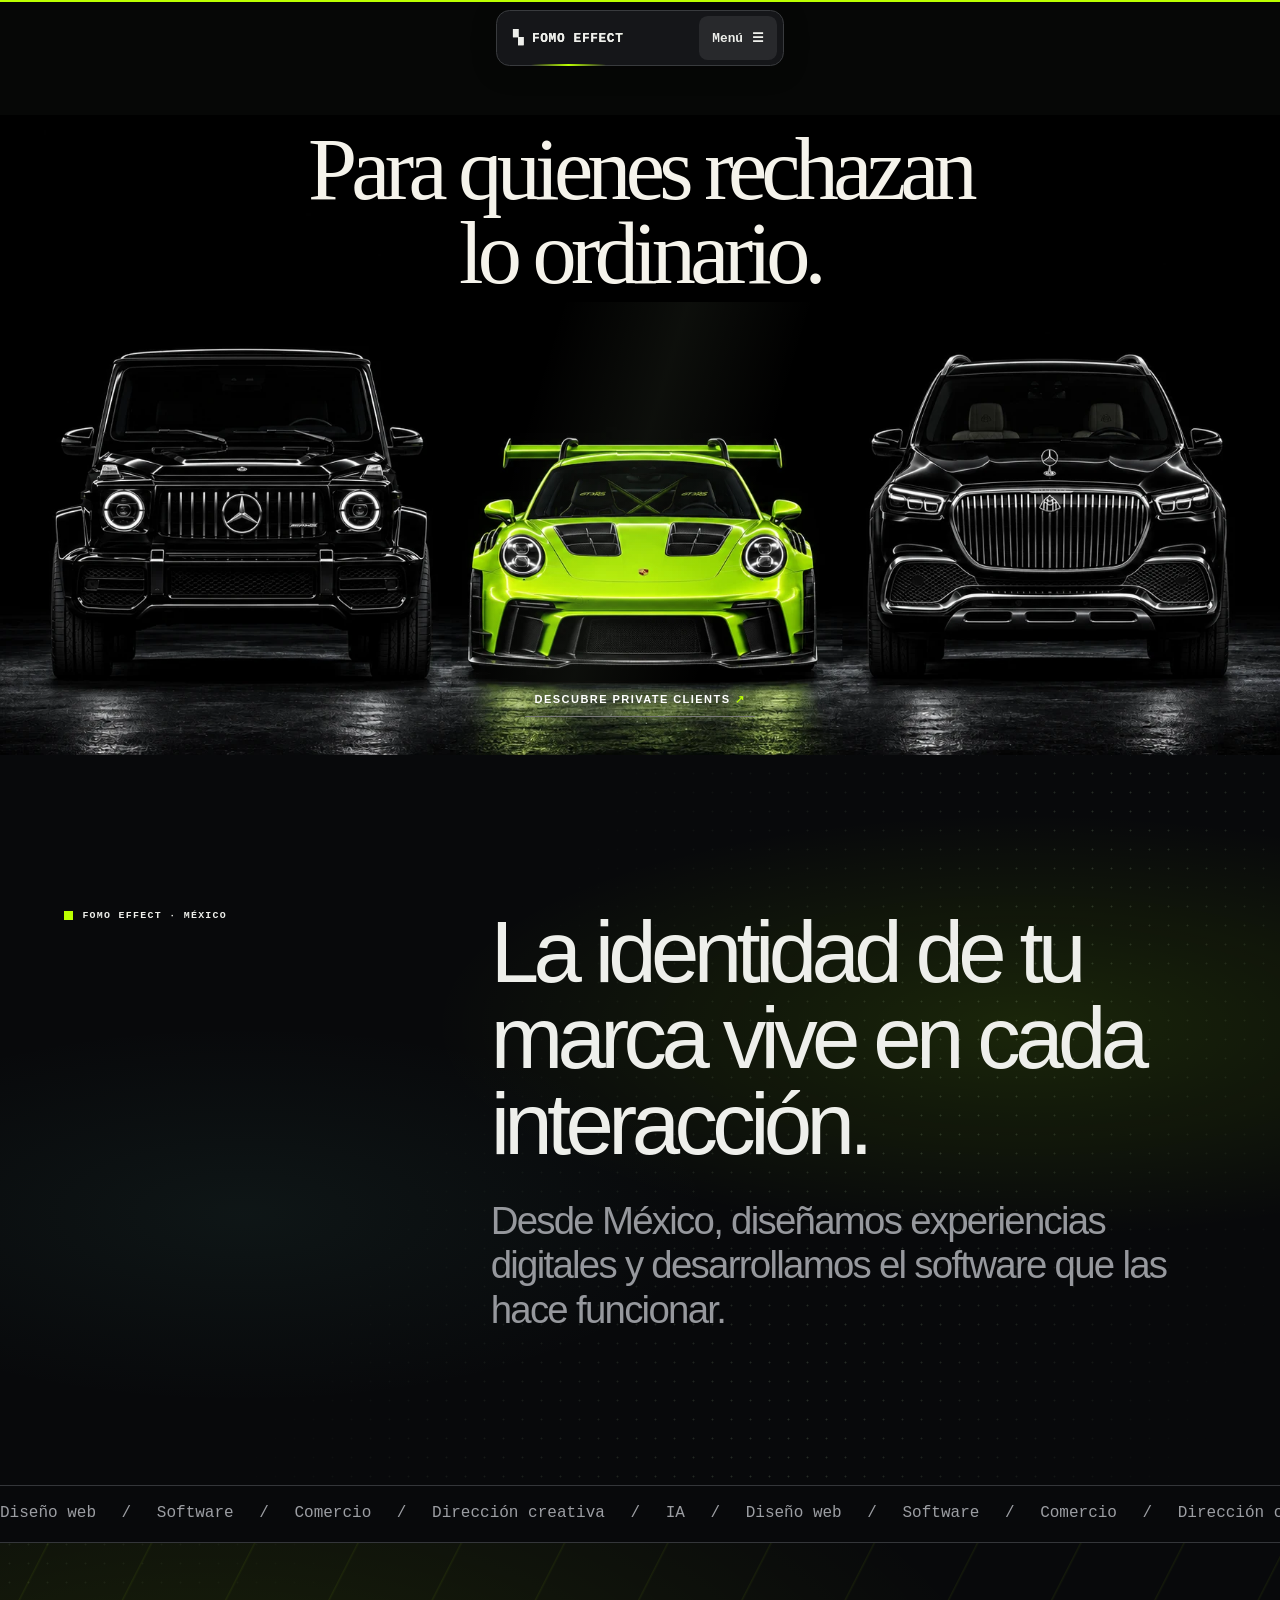
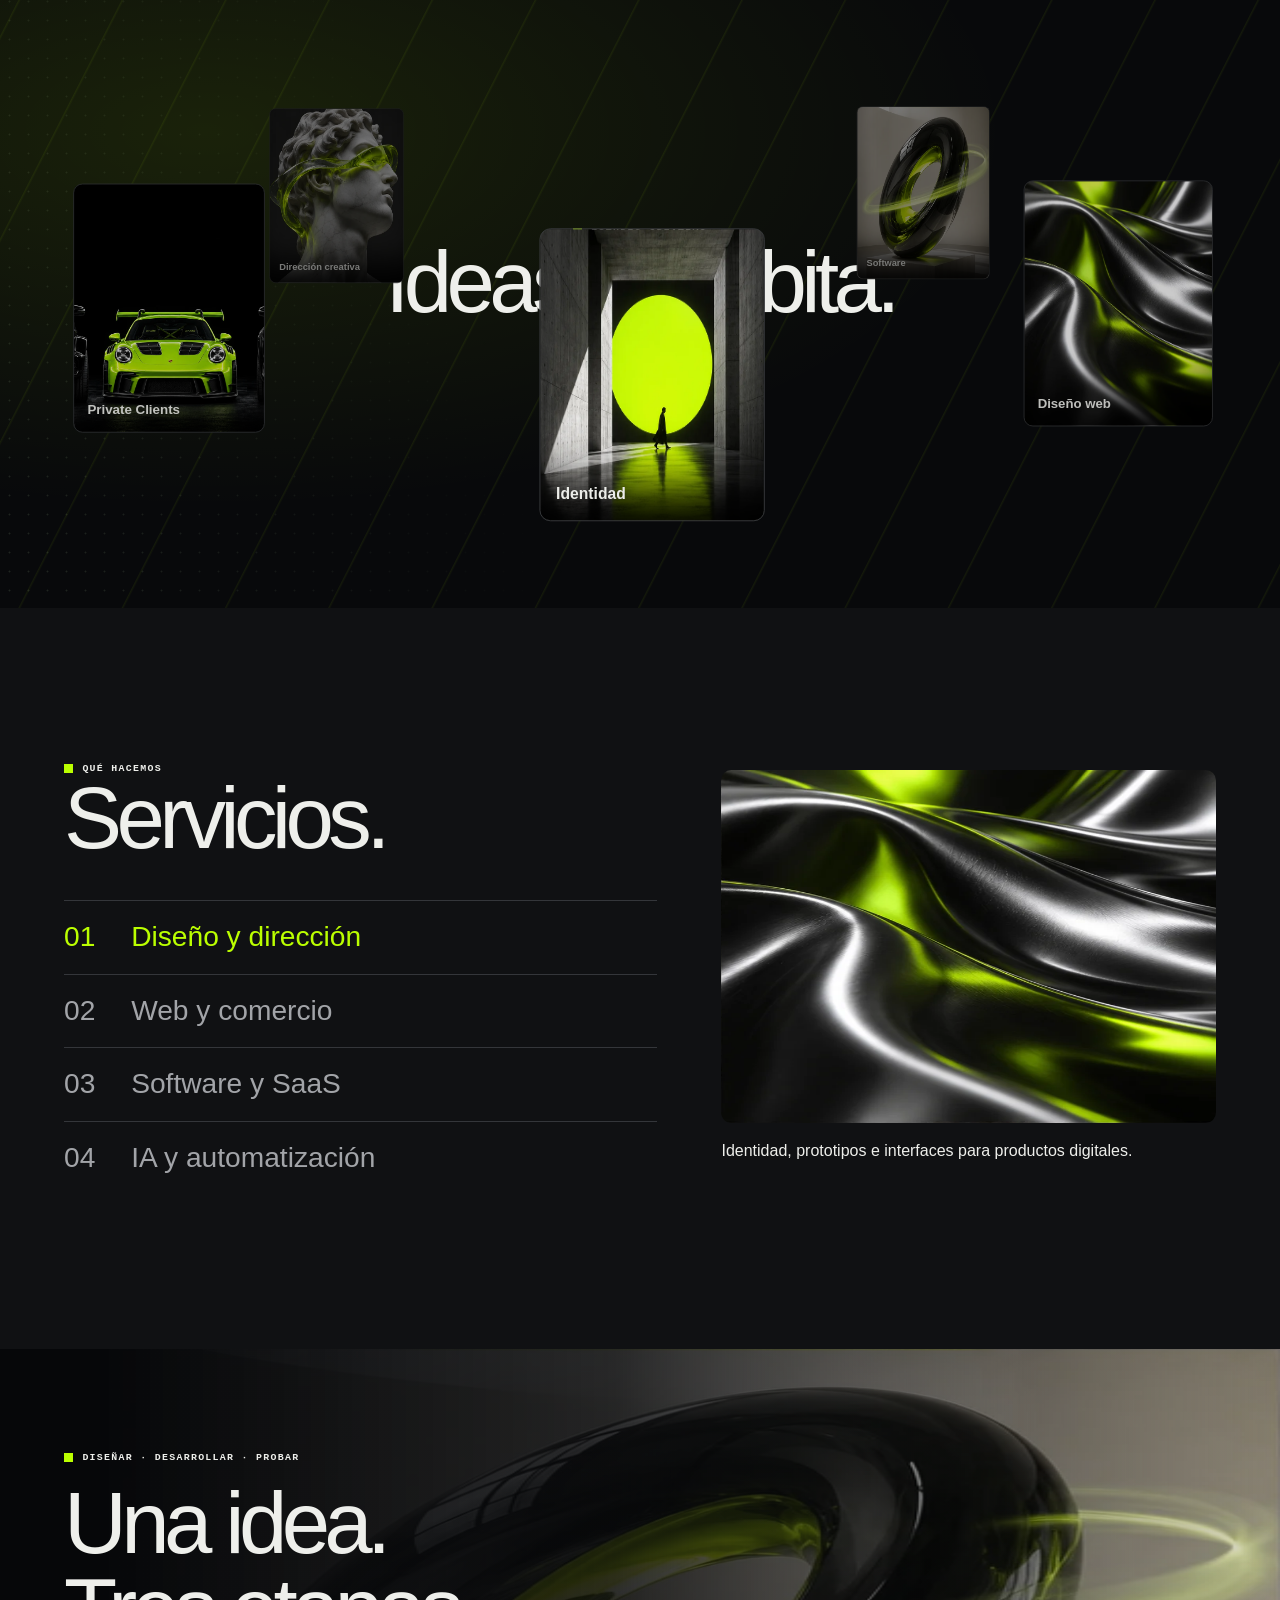
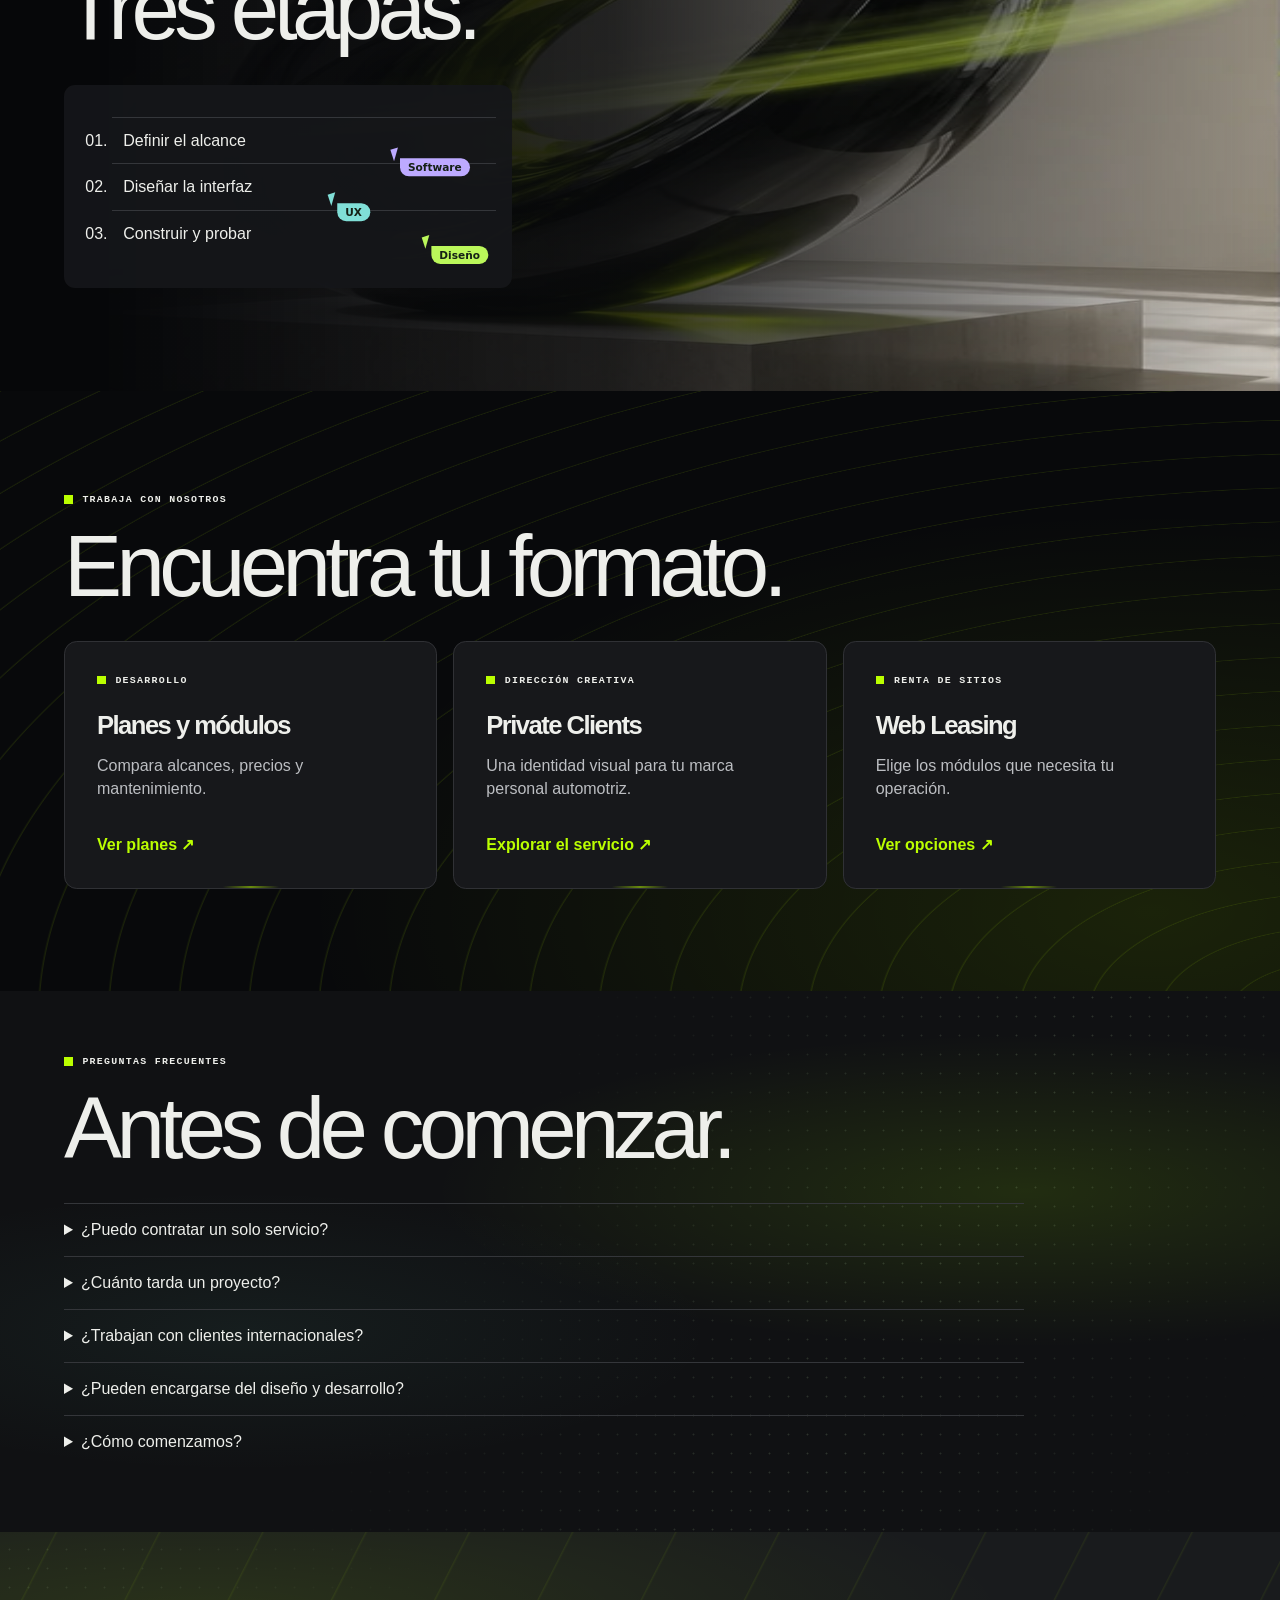
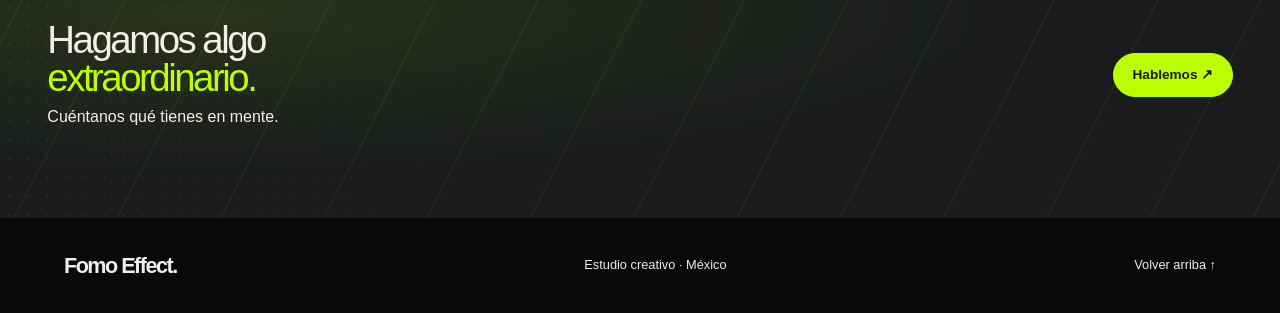
<file: index.html>
<!doctype html>
<html data-motion="full" lang="es-MX"><head><meta charset="utf-8"><meta name="viewport" content="width=device-width,initial-scale=1"><meta name="theme-color" content="#080908"><meta name="description" content="FOMO EFFECT, estudio creativo en México. Diseño, software y dirección creativa automotriz."><title>FOMO EFFECT — Estudio creativo</title><link rel="preload" as="image" href="assets/motor.webp"><link rel="stylesheet" href="assets/studio.css?v=9fe4bf9ce6"><script defer src="assets/swarm.js?v=b36c463b6d"></script><link rel="stylesheet" href="assets/strata.css?v=c3122b7e5d"><script defer src="assets/strata.js?v=30aa98bdf7"></script><link rel="stylesheet" href="assets/navigation.css?v=a0c0f29eb2"><script defer src="assets/interior.js?v=765bd95e82"></script><link rel="stylesheet" href="assets/scroll-motion.css?v=012447ab73"><script defer src="assets/scroll-motion.js?v=6505c759d2"></script><link rel="stylesheet" href="assets/garage-intro.css?v=94445f276e"><script defer src="assets/garage-intro.js?v=a94a73e91e"></script></head>
<body><a class="skip" href="#studio">Saltar al estudio</a>
<div class="site-nav"><a class="site-brand" aria-label="FOMO EFFECT, inicio" href="index.html">▚ FOMO EFFECT</a><details><summary>Menú <span aria-hidden="true">☰</span></summary><nav aria-label="Navegación principal"><div><b>Estudio</b><a href="index.html" aria-current="page">Inicio</a><a href="index.html#services">Servicios</a><a href="planes/index.html">Planes</a><a href="index.html#contact">Contacto</a></div><div><b>Private Clients</b><a href="private-clients/index.html">Private Clients</a><a href="private-clients/servicios/index.html">Guía de servicios</a></div><div><b>Web Leasing</b><a href="web-leasing/index.html">Web Leasing</a><a href="web-leasing/mods/index.html">Fomo Mods</a><a href="web-leasing/cloud/index.html">Fomo Cloud</a><a href="web-leasing/adquirir-mi-sitio/index.html">Adquirir mi sitio</a><a href="web-leasing/condiciones/index.html">Condiciones</a><a href="web-leasing/solicitud/index.html">Solicitudes</a></div></nav></details></div><header class="garage" id="hero">
<div class="garage-panels" aria-hidden="true"><i></i><i></i><i></i></div>
<h1 aria-label="Para quienes rechazan lo ordinario."><span aria-hidden="true">Para</span> <span aria-hidden="true">quienes</span> <span aria-hidden="true">rechazan</span><br><span aria-hidden="true">lo</span> <span aria-hidden="true">ordinario.</span></h1>
<a class="caption" href="private-clients/index.html">Descubre Private Clients <span>↗</span></a></header>
<main class="experience">

<section id="studio" class="statement"><small>FOMO EFFECT · México</small><div><h2>La identidad de tu marca vive en cada interacción.</h2><p>Desde México, diseñamos experiencias digitales y desarrollamos el software que las hace funcionar.</p></div></section>
<div class="ticker" aria-hidden="true"><div>Diseño web　 /　 Software　 /　 Comercio　 /　 Dirección creativa　 /　 IA　 /　 Diseño web　 /　 Software　 /　 Comercio　 /　 Dirección creativa　 /　 IA　 /　 </div></div>
<section class="orbit"><div class="axis"><small>Estudio creativo</small><h2>Ideas en órbita.</h2></div><div class="satellites" aria-hidden="true"><div class="sat tile arch">Identidad</div><div class="sat tile wave">Diseño web</div><div class="sat tile ring">Software</div><div class="sat tile bust">Dirección creativa</div><div class="sat automotive">Private Clients</div></div></section>
<section class="selector" id="services"><div><small>Qué hacemos</small><h2>Servicios.</h2><div class="choices"><button data-art="wave" data-copy="Identidad, prototipos e interfaces para productos digitales.">01　 Diseño y dirección</button><button data-art="ring" data-copy="Sitios web y tiendas Shopify con recorridos de compra claros.">02　 Web y comercio</button><button data-art="bust" data-copy="Aplicaciones web, PWA y paneles adaptados a tu operación.">03　 Software y SaaS</button><button data-art="arch" data-copy="Integramos tus herramientas y automatizamos tareas repetitivas.">04　 IA y automatización</button></div></div><div class="service-view"><div class="tile wave"></div><p aria-live="polite">Identidad, prototipos e interfaces para productos digitales.</p></div></section>
<section class="landmark" id="process"><small>Diseñar · desarrollar · probar</small><h2>Una idea.<br>Tres etapas.</h2><div class="workbench"><ol><li>Definir el alcance</li><li>Diseñar la interfaz</li><li>Construir y probar</li></ol><div id="crew" aria-hidden="true"><i>Diseño</i><i>Software</i><i>UX</i></div></div></section>
<section id="routes" class="offers"><small>Trabaja con nosotros</small><h2>Encuentra tu formato.</h2><div><a href="planes/index.html"><small>Desarrollo</small><h3>Planes y módulos</h3><p>Compara alcances, precios y mantenimiento.</p><strong>Ver planes ↗</strong></a><a href="private-clients/index.html"><small>Dirección creativa</small><h3>Private Clients</h3><p>Una identidad visual para tu marca personal automotriz.</p><strong>Explorar el servicio ↗</strong></a><a href="web-leasing/index.html"><small>Renta de sitios</small><h3>Web Leasing</h3><p>Elige los módulos que necesita tu operación.</p><strong>Ver opciones ↗</strong></a></div></section><section class="questions"><small>Preguntas frecuentes</small><h2>Antes de comenzar.</h2><details><summary>¿Puedo contratar un solo servicio?</summary><p>Sí. Podemos trabajar en una necesidad específica o combinar varias disciplinas según los objetivos de tu proyecto.</p></details><details><summary>¿Cuánto tarda un proyecto?</summary><p>Depende de su alcance, complejidad e integraciones. Después de conocer tus necesidades, definimos una estimación de tiempos.</p></details><details><summary>¿Trabajan con clientes internacionales?</summary><p>Sí. FOMO EFFECT opera desde México y puede colaborar de manera remota con clientes de otros países.</p></details><details><summary>¿Pueden encargarse del diseño y desarrollo?</summary><p>Sí. Integramos diseño e ingeniería para desarrollar experiencias digitales coherentes, desde la interfaz hasta su implementación.</p></details><details><summary>¿Cómo comenzamos?</summary><p>Cuéntanos tu idea y los requisitos del proyecto. Revisaremos la información para definir los siguientes pasos.</p></details></section>
<section id="contact"><div><h2>Hagamos algo <em>extraordinario.</em></h2><p>Cuéntanos qué tienes en mente.</p></div><a class="button" href="https://wa.me/525574123521">Hablemos ↗</a></section></main>
<footer><b>Fomo Effect.</b><span>Estudio creativo · México</span><a href="#hero">Volver arriba ↑</a></footer></body></html>
</file>
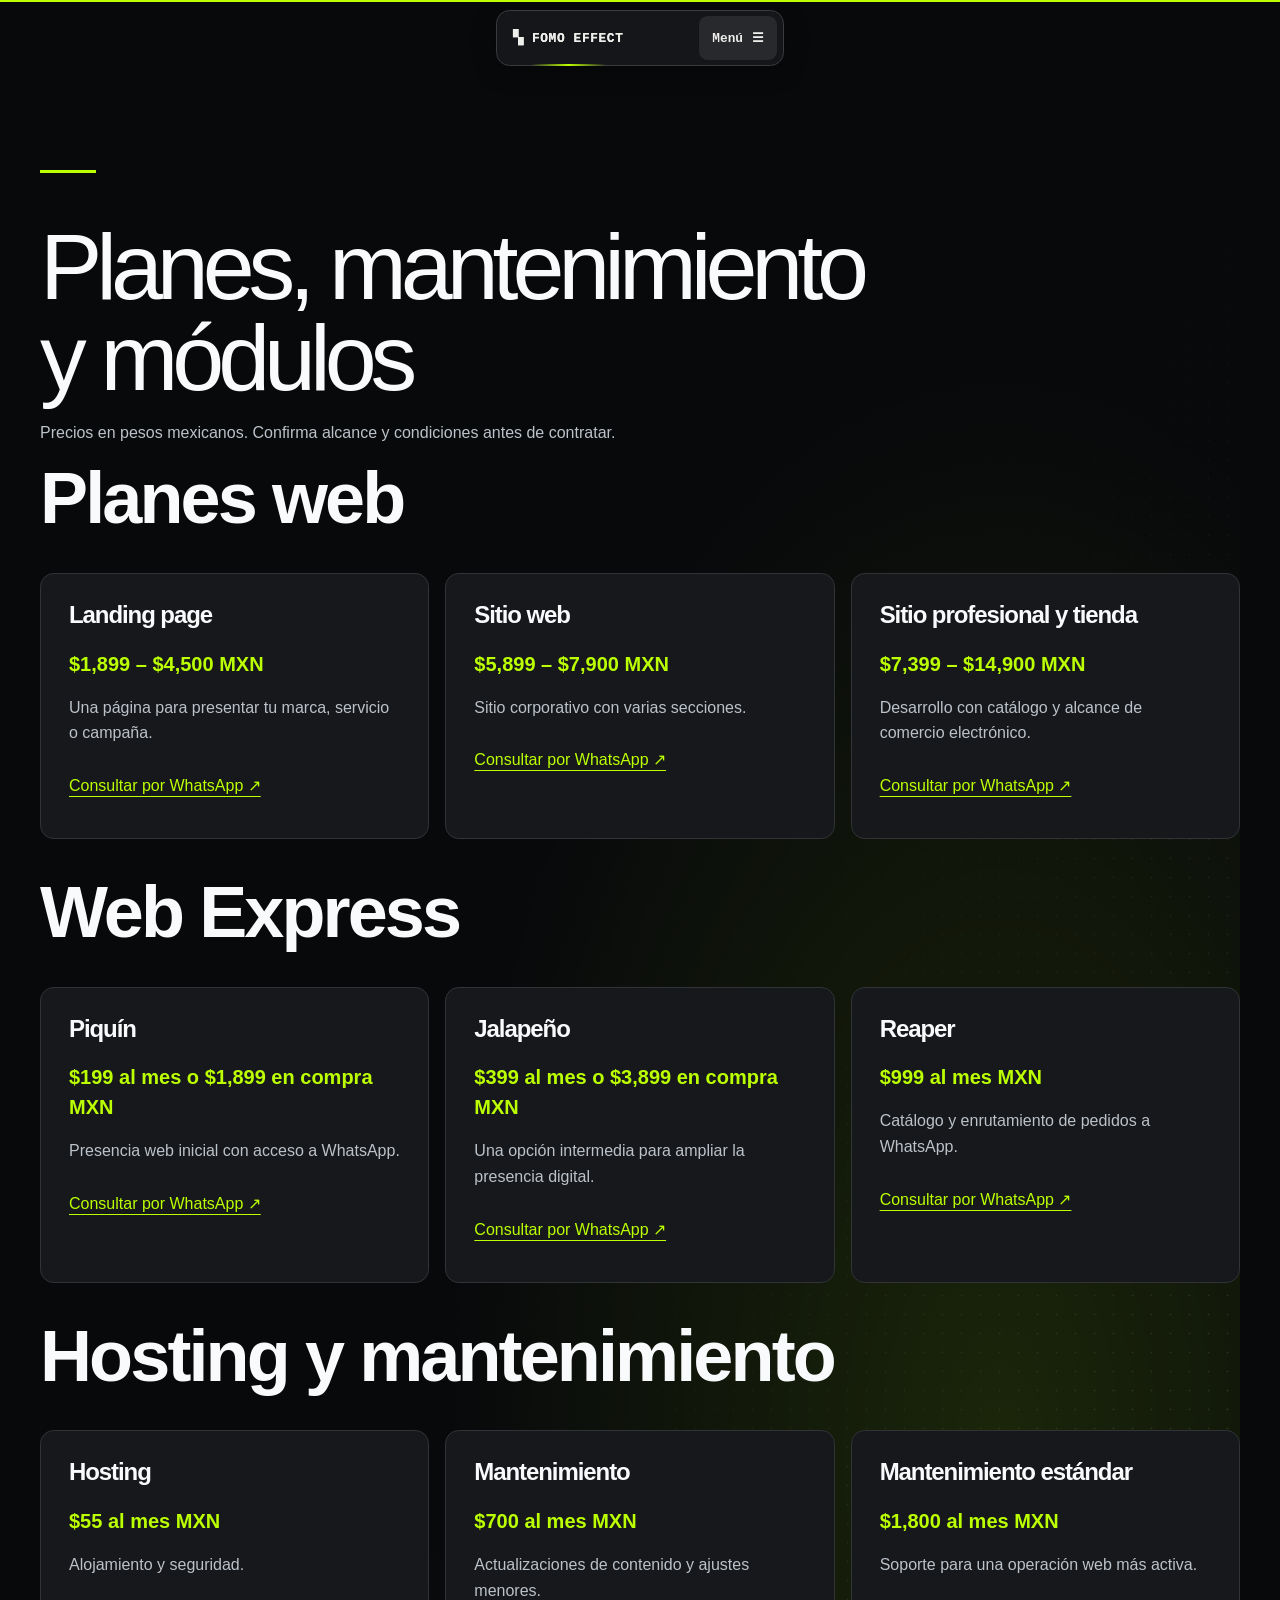
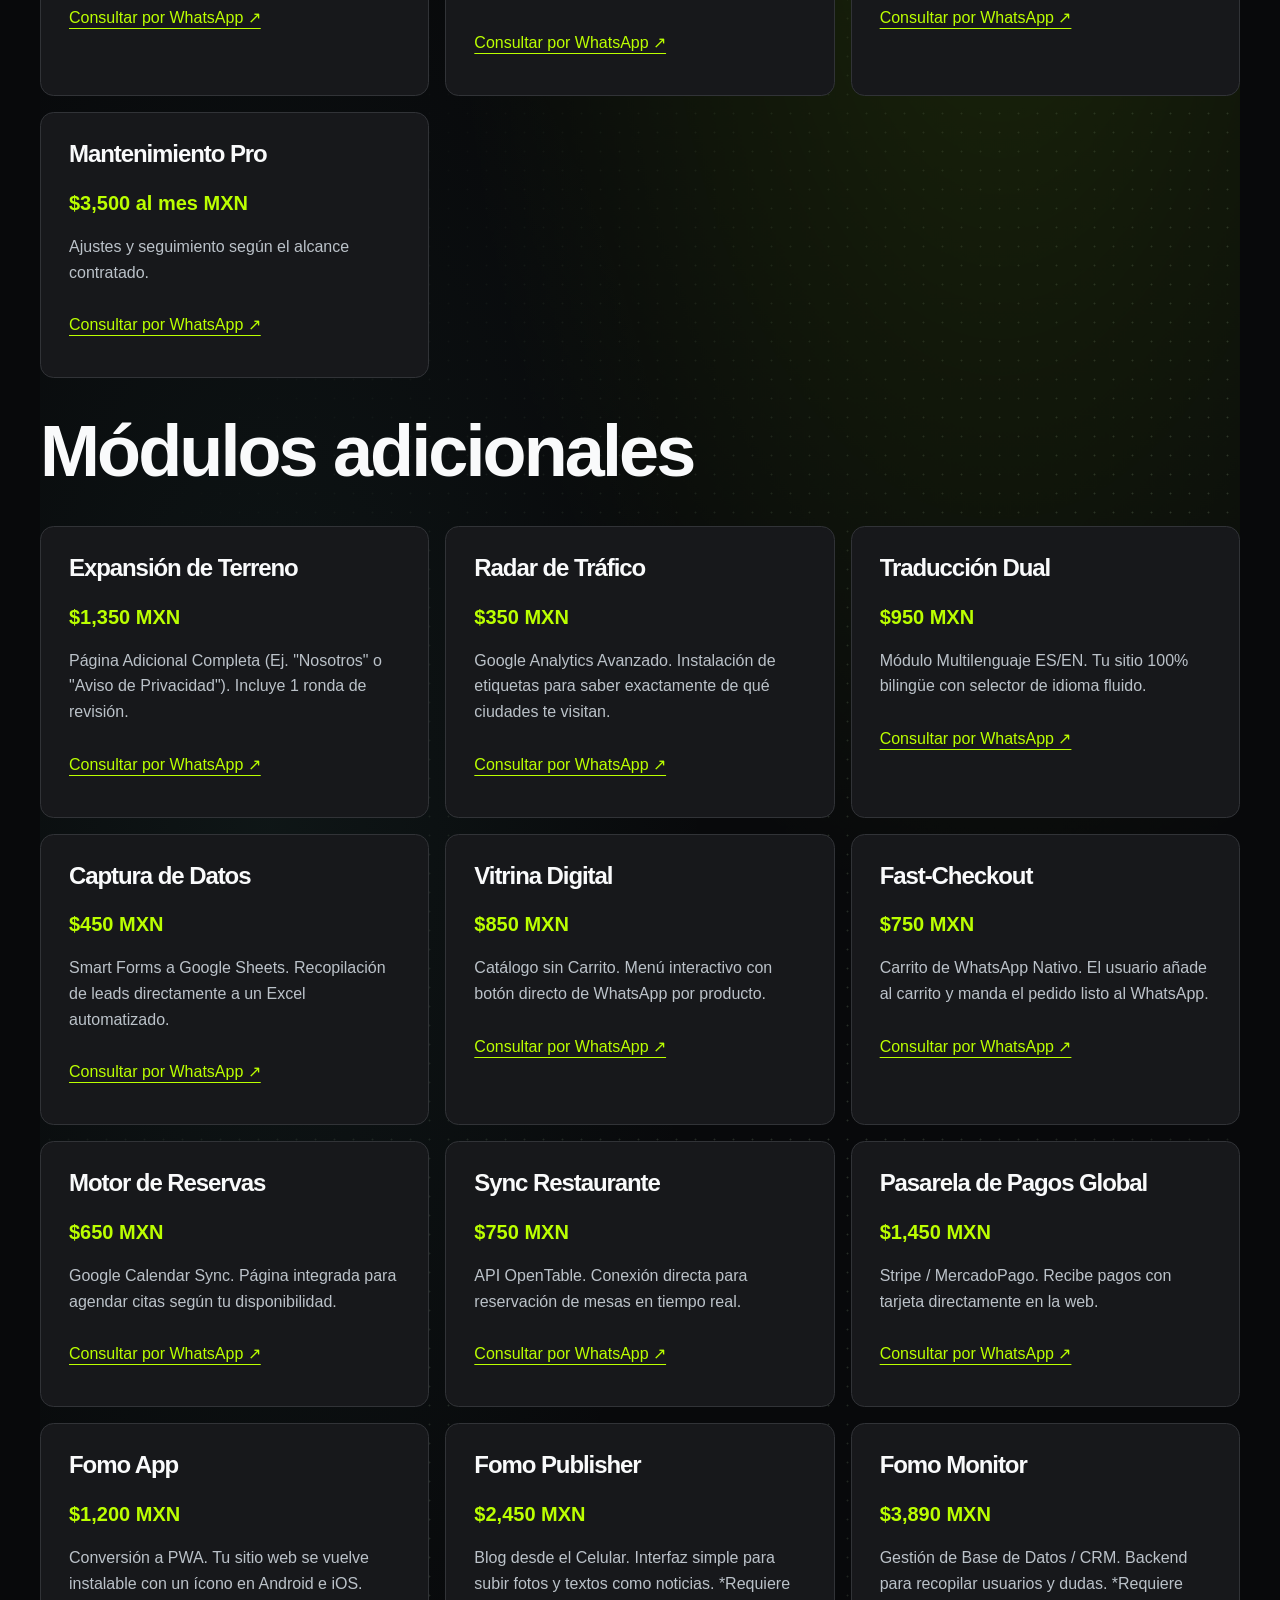
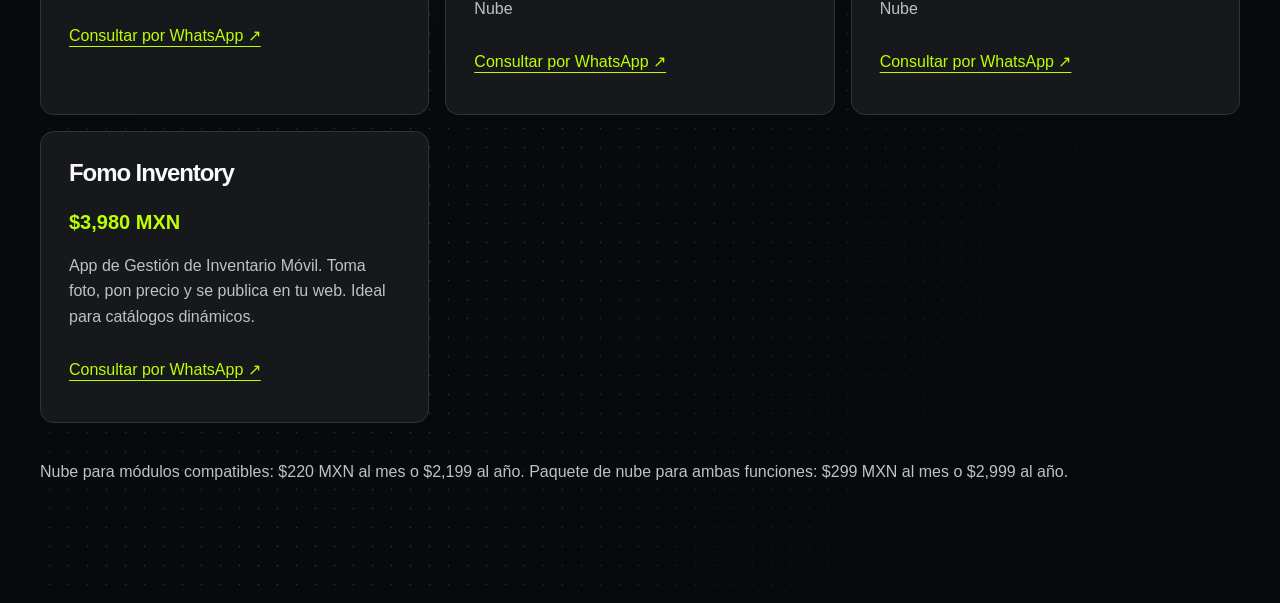
<file: planes/index.html>
<!doctype html><html data-motion="full" lang="es-MX"><head><meta charset="utf-8"><meta name="viewport" content="width=device-width, initial-scale=1"><title>Planes y módulos | Fomo Effect</title><meta name="description" content="Consulta precios de desarrollo web, mantenimiento y módulos de Fomo Effect."><link rel="stylesheet" href="../assets/private-services-fonts.css?v=3fe94cc43f"><link rel="stylesheet" href="../assets/fomo.css?v=4195ad282b"><script src="../assets/fomo.js?v=4f8b01a9b7" defer></script><link rel="stylesheet" href="../assets/interior.css?v=4031ff5189"><link rel="stylesheet" href="../assets/navigation.css?v=a0c0f29eb2"><script defer src="../assets/interior.js?v=765bd95e82"></script><link rel="stylesheet" href="../assets/scroll-motion.css?v=012447ab73"><script defer src="../assets/scroll-motion.js?v=6505c759d2"></script></head><body class="fomo-standalone"><div class="site-nav"><a class="site-brand" aria-label="FOMO EFFECT, inicio" href="../index.html">▚ FOMO EFFECT</a><details><summary>Menú <span aria-hidden="true">☰</span></summary><nav aria-label="Navegación principal"><div><b>Estudio</b><a href="../index.html">Inicio</a><a href="../index.html#services">Servicios</a><a href="../planes/index.html" aria-current="page">Planes</a><a href="../index.html#contact">Contacto</a></div><div><b>Private Clients</b><a href="../private-clients/index.html">Private Clients</a><a href="../private-clients/servicios/index.html">Guía de servicios</a></div><div><b>Web Leasing</b><a href="../web-leasing/index.html">Web Leasing</a><a href="../web-leasing/mods/index.html">Fomo Mods</a><a href="../web-leasing/cloud/index.html">Fomo Cloud</a><a href="../web-leasing/adquirir-mi-sitio/index.html">Adquirir mi sitio</a><a href="../web-leasing/condiciones/index.html">Condiciones</a><a href="../web-leasing/solicitud/index.html">Solicitudes</a></div></nav></details></div><main class="fomo-prices"><div><h1>Planes, mantenimiento y módulos</h1><p>Precios en pesos mexicanos. Confirma alcance y condiciones antes de contratar.</p><section><h2>Planes web</h2><div class="fomo-grid"><article><h3>Landing page</h3><strong>$1,899 – $4,500 MXN</strong><p>Una página para presentar tu marca, servicio o campaña.</p><a href="https://wa.me/525574123521?text=Hola%2C%20Fomo%20Effect.%20Quiero%20informaci%C3%B3n%20sobre%20Landing%20page.">Consultar por WhatsApp ↗</a></article><article><h3>Sitio web</h3><strong>$5,899 – $7,900 MXN</strong><p>Sitio corporativo con varias secciones.</p><a href="https://wa.me/525574123521?text=Hola%2C%20Fomo%20Effect.%20Quiero%20informaci%C3%B3n%20sobre%20Sitio%20web.">Consultar por WhatsApp ↗</a></article><article><h3>Sitio profesional y tienda</h3><strong>$7,399 – $14,900 MXN</strong><p>Desarrollo con catálogo y alcance de comercio electrónico.</p><a href="https://wa.me/525574123521?text=Hola%2C%20Fomo%20Effect.%20Quiero%20informaci%C3%B3n%20sobre%20Sitio%20profesional%20y%20tienda.">Consultar por WhatsApp ↗</a></article></div></section><section><h2>Web Express</h2><div class="fomo-grid"><article><h3>Piquín</h3><strong>$199 al mes o $1,899 en compra MXN</strong><p>Presencia web inicial con acceso a WhatsApp.</p><a href="https://wa.me/525574123521?text=Hola%2C%20Fomo%20Effect.%20Quiero%20informaci%C3%B3n%20sobre%20Piqu%C3%ADn.">Consultar por WhatsApp ↗</a></article><article><h3>Jalapeño</h3><strong>$399 al mes o $3,899 en compra MXN</strong><p>Una opción intermedia para ampliar la presencia digital.</p><a href="https://wa.me/525574123521?text=Hola%2C%20Fomo%20Effect.%20Quiero%20informaci%C3%B3n%20sobre%20Jalape%C3%B1o.">Consultar por WhatsApp ↗</a></article><article><h3>Reaper</h3><strong>$999 al mes MXN</strong><p>Catálogo y enrutamiento de pedidos a WhatsApp.</p><a href="https://wa.me/525574123521?text=Hola%2C%20Fomo%20Effect.%20Quiero%20informaci%C3%B3n%20sobre%20Reaper.">Consultar por WhatsApp ↗</a></article></div></section><section><h2>Hosting y mantenimiento</h2><div class="fomo-grid"><article><h3>Hosting</h3><strong>$55 al mes MXN</strong><p>Alojamiento y seguridad.</p><a href="https://wa.me/525574123521?text=Hola%2C%20Fomo%20Effect.%20Quiero%20informaci%C3%B3n%20sobre%20Hosting.">Consultar por WhatsApp ↗</a></article><article><h3>Mantenimiento</h3><strong>$700 al mes MXN</strong><p>Actualizaciones de contenido y ajustes menores.</p><a href="https://wa.me/525574123521?text=Hola%2C%20Fomo%20Effect.%20Quiero%20informaci%C3%B3n%20sobre%20Mantenimiento.">Consultar por WhatsApp ↗</a></article><article><h3>Mantenimiento estándar</h3><strong>$1,800 al mes MXN</strong><p>Soporte para una operación web más activa.</p><a href="https://wa.me/525574123521?text=Hola%2C%20Fomo%20Effect.%20Quiero%20informaci%C3%B3n%20sobre%20Mantenimiento%20est%C3%A1ndar.">Consultar por WhatsApp ↗</a></article><article><h3>Mantenimiento Pro</h3><strong>$3,500 al mes MXN</strong><p>Ajustes y seguimiento según el alcance contratado.</p><a href="https://wa.me/525574123521?text=Hola%2C%20Fomo%20Effect.%20Quiero%20informaci%C3%B3n%20sobre%20Mantenimiento%20Pro.">Consultar por WhatsApp ↗</a></article></div></section><section><h2>Módulos adicionales</h2><div class="fomo-grid"><article><h3>Expansión de Terreno</h3><strong>$1,350 MXN</strong><p>Página Adicional Completa (Ej. "Nosotros" o "Aviso de Privacidad"). Incluye 1 ronda de revisión.</p><a href="https://wa.me/525574123521?text=Hola%2C%20Fomo%20Effect.%20Quiero%20informaci%C3%B3n%20sobre%20Expansi%C3%B3n%20de%20Terreno.">Consultar por WhatsApp ↗</a></article><article><h3>Radar de Tráfico</h3><strong>$350 MXN</strong><p>Google Analytics Avanzado. Instalación de etiquetas para saber exactamente de qué ciudades te visitan.</p><a href="https://wa.me/525574123521?text=Hola%2C%20Fomo%20Effect.%20Quiero%20informaci%C3%B3n%20sobre%20Radar%20de%20Tr%C3%A1fico.">Consultar por WhatsApp ↗</a></article><article><h3>Traducción Dual</h3><strong>$950 MXN</strong><p>Módulo Multilenguaje ES/EN. Tu sitio 100% bilingüe con selector de idioma fluido.</p><a href="https://wa.me/525574123521?text=Hola%2C%20Fomo%20Effect.%20Quiero%20informaci%C3%B3n%20sobre%20Traducci%C3%B3n%20Dual.">Consultar por WhatsApp ↗</a></article><article><h3>Captura de Datos</h3><strong>$450 MXN</strong><p>Smart Forms a Google Sheets. Recopilación de leads directamente a un Excel automatizado.</p><a href="https://wa.me/525574123521?text=Hola%2C%20Fomo%20Effect.%20Quiero%20informaci%C3%B3n%20sobre%20Captura%20de%20Datos.">Consultar por WhatsApp ↗</a></article><article><h3>Vitrina Digital</h3><strong>$850 MXN</strong><p>Catálogo sin Carrito. Menú interactivo con botón directo de WhatsApp por producto.</p><a href="https://wa.me/525574123521?text=Hola%2C%20Fomo%20Effect.%20Quiero%20informaci%C3%B3n%20sobre%20Vitrina%20Digital.">Consultar por WhatsApp ↗</a></article><article><h3>Fast-Checkout</h3><strong>$750 MXN</strong><p>Carrito de WhatsApp Nativo. El usuario añade al carrito y manda el pedido listo al WhatsApp.</p><a href="https://wa.me/525574123521?text=Hola%2C%20Fomo%20Effect.%20Quiero%20informaci%C3%B3n%20sobre%20Fast-Checkout.">Consultar por WhatsApp ↗</a></article><article><h3>Motor de Reservas</h3><strong>$650 MXN</strong><p>Google Calendar Sync. Página integrada para agendar citas según tu disponibilidad.</p><a href="https://wa.me/525574123521?text=Hola%2C%20Fomo%20Effect.%20Quiero%20informaci%C3%B3n%20sobre%20Motor%20de%20Reservas.">Consultar por WhatsApp ↗</a></article><article><h3>Sync Restaurante</h3><strong>$750 MXN</strong><p>API OpenTable. Conexión directa para reservación de mesas en tiempo real.</p><a href="https://wa.me/525574123521?text=Hola%2C%20Fomo%20Effect.%20Quiero%20informaci%C3%B3n%20sobre%20Sync%20Restaurante.">Consultar por WhatsApp ↗</a></article><article><h3>Pasarela de Pagos Global</h3><strong>$1,450 MXN</strong><p>Stripe / MercadoPago. Recibe pagos con tarjeta directamente en la web.</p><a href="https://wa.me/525574123521?text=Hola%2C%20Fomo%20Effect.%20Quiero%20informaci%C3%B3n%20sobre%20Pasarela%20de%20Pagos%20Global.">Consultar por WhatsApp ↗</a></article><article><h3>Fomo App</h3><strong>$1,200 MXN</strong><p>Conversión a PWA. Tu sitio web se vuelve instalable con un ícono en Android e iOS.</p><a href="https://wa.me/525574123521?text=Hola%2C%20Fomo%20Effect.%20Quiero%20informaci%C3%B3n%20sobre%20Fomo%20App.">Consultar por WhatsApp ↗</a></article><article><h3>Fomo Publisher</h3><strong>$2,450 MXN</strong><p>Blog desde el Celular. Interfaz simple para subir fotos y textos como noticias. *Requiere Nube</p><a href="https://wa.me/525574123521?text=Hola%2C%20Fomo%20Effect.%20Quiero%20informaci%C3%B3n%20sobre%20Fomo%20Publisher.">Consultar por WhatsApp ↗</a></article><article><h3>Fomo Monitor</h3><strong>$3,890 MXN</strong><p>Gestión de Base de Datos / CRM. Backend para recopilar usuarios y dudas. *Requiere Nube</p><a href="https://wa.me/525574123521?text=Hola%2C%20Fomo%20Effect.%20Quiero%20informaci%C3%B3n%20sobre%20Fomo%20Monitor.">Consultar por WhatsApp ↗</a></article><article><h3>Fomo Inventory</h3><strong>$3,980 MXN</strong><p>App de Gestión de Inventario Móvil. Toma foto, pon precio y se publica en tu web. Ideal para catálogos dinámicos.</p><a href="https://wa.me/525574123521?text=Hola%2C%20Fomo%20Effect.%20Quiero%20informaci%C3%B3n%20sobre%20Fomo%20Inventory.">Consultar por WhatsApp ↗</a></article></div><p>Nube para módulos compatibles: $220 MXN al mes o $2,199 al año. Paquete de nube para ambas funciones: $299 MXN al mes o $2,999 al año.</p></section></div></main></body></html>
</file>
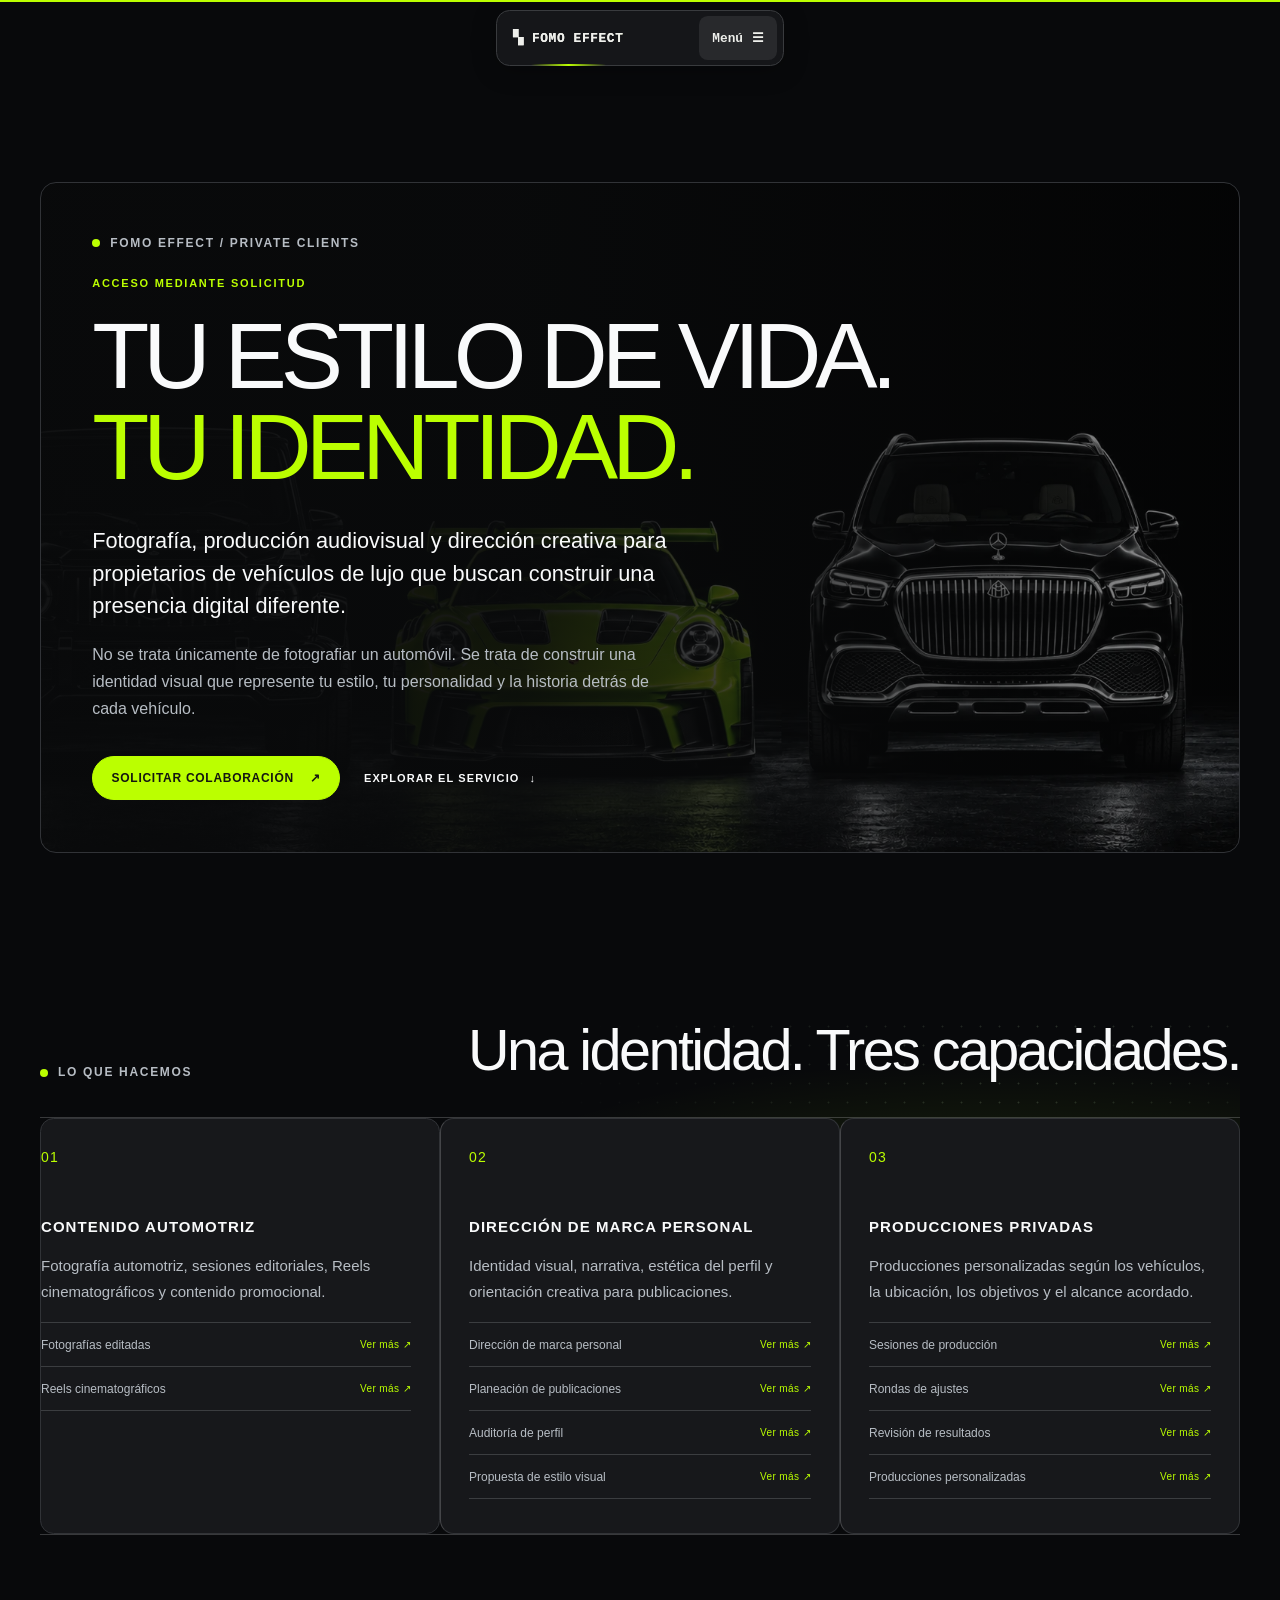
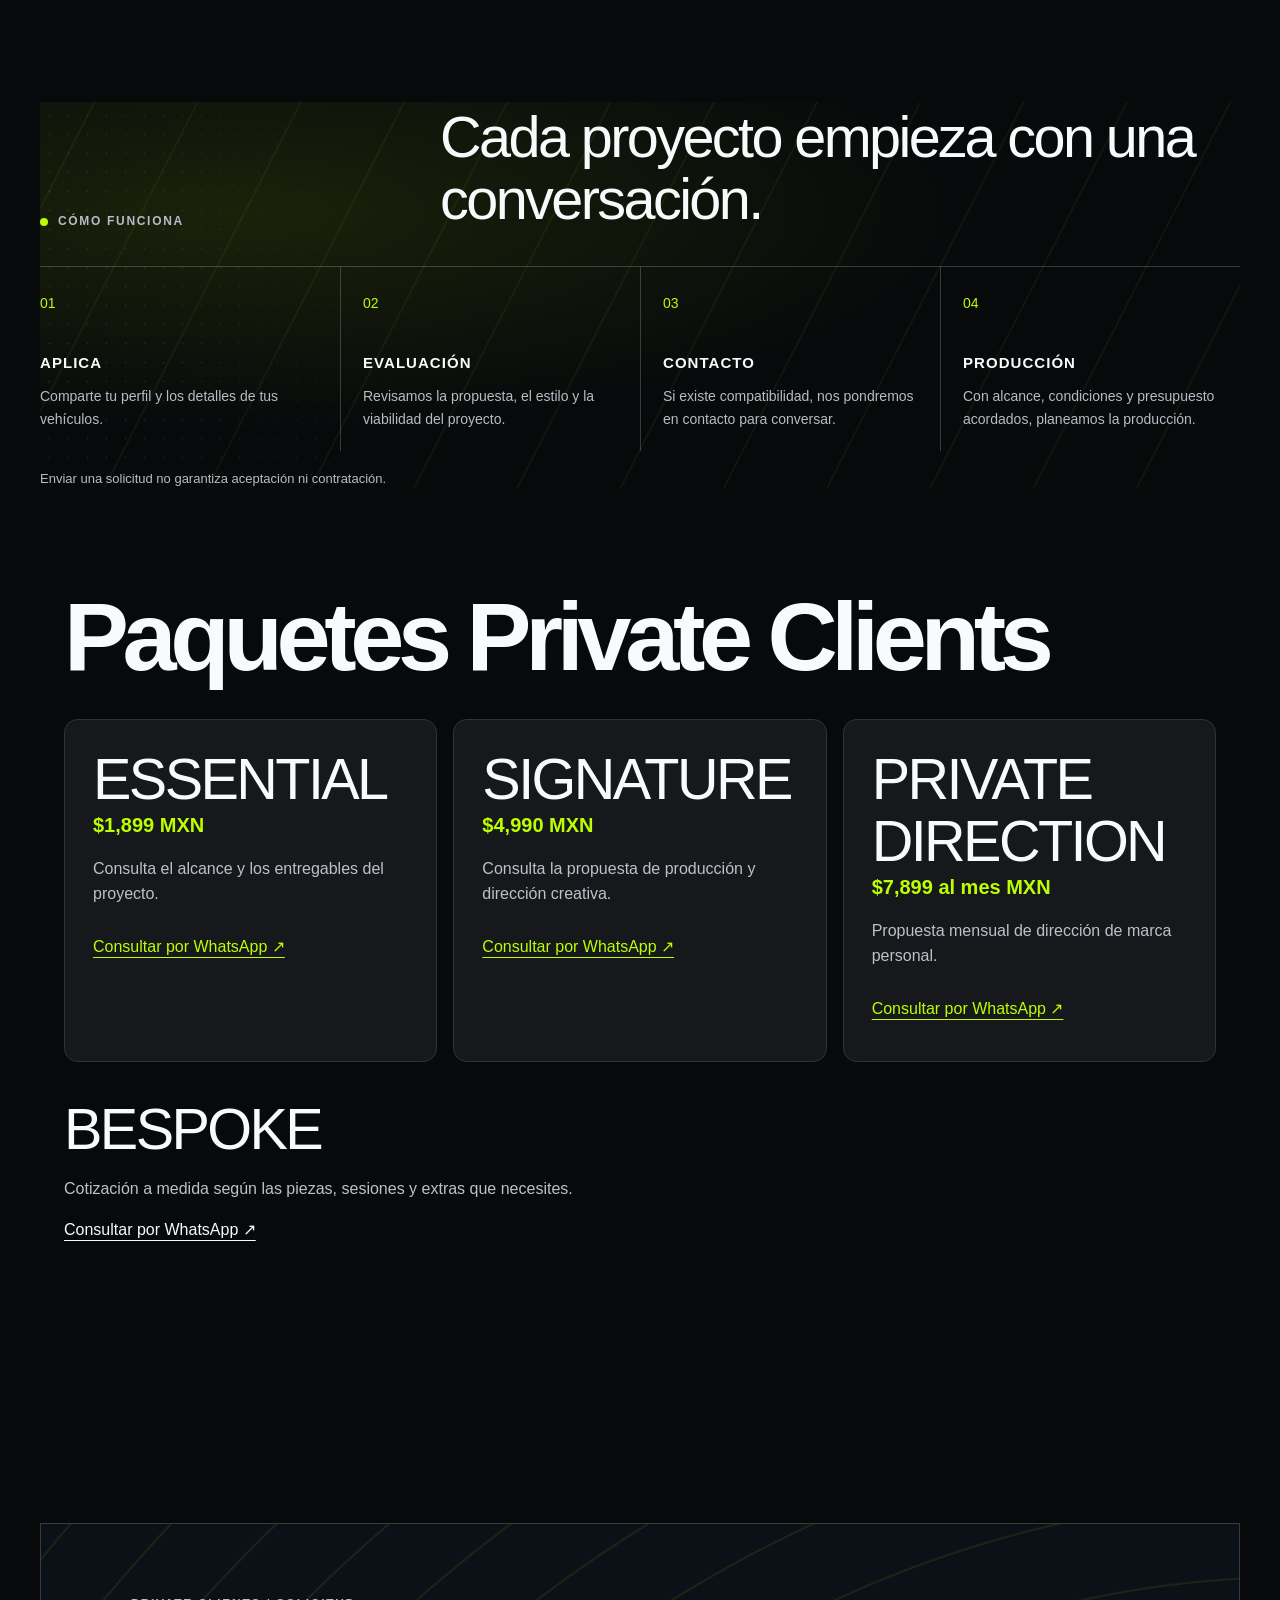
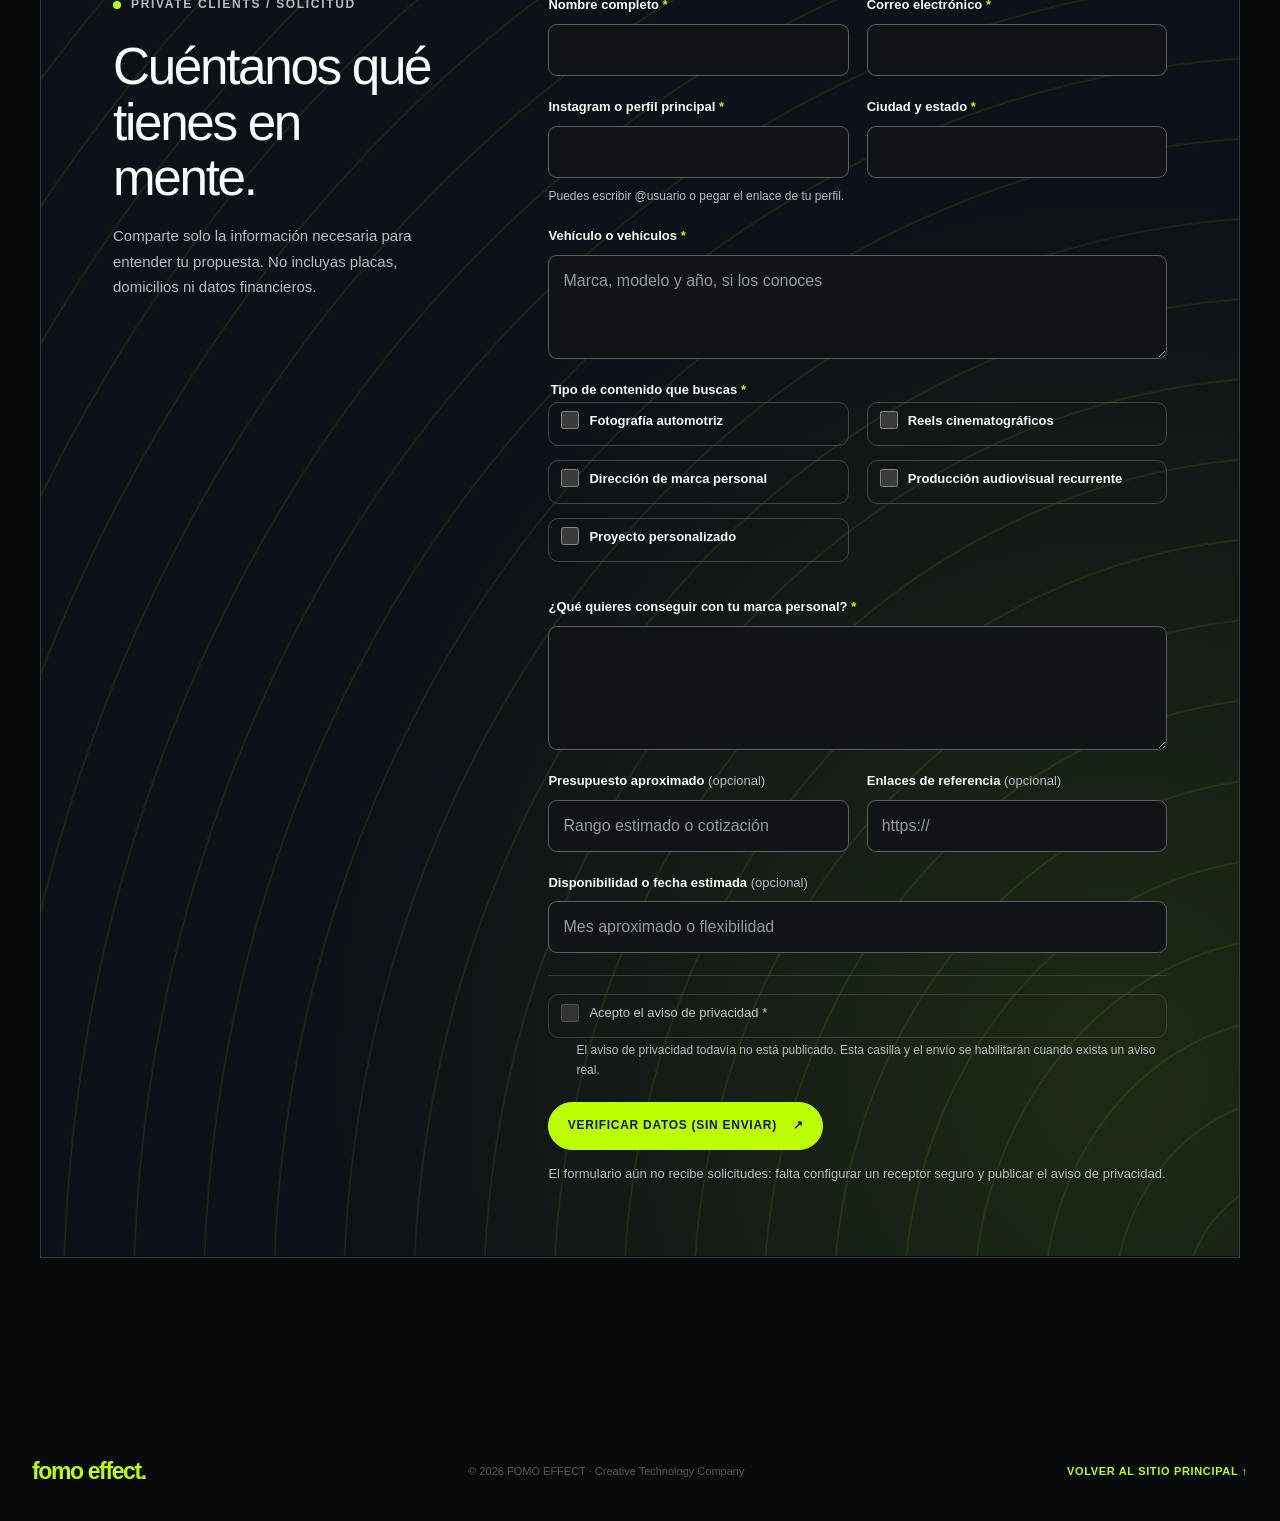
<file: private-clients/index.html>
<!doctype html>
<html data-motion="full" lang="es-MX">
<head>
  <meta charset="utf-8">
  <meta name="viewport" content="width=device-width, initial-scale=1, viewport-fit=cover">
  <meta name="theme-color" content="#030712">
  <title>Private Clients — FOMO EFFECT</title>
  <meta name="description" content="Fotografía automotriz, producción audiovisual y dirección creativa de marca personal para propietarios de vehículos de lujo.">
  <meta property="og:title" content="Private Clients — FOMO EFFECT">
  <meta property="og:description" content="Una experiencia privada de fotografía y producción audiovisual automotriz con dirección de marca personal.">
  
  
  
  
  
  
  
  
  
  
  
  
  
  <link rel="stylesheet" href="../assets/private-clients.css?v=8c702be9a2">
<link rel="stylesheet" href="../assets/fomo.css?v=4195ad282b"><link rel="stylesheet" href="../assets/interior.css?v=4031ff5189"><link rel="stylesheet" href="../assets/navigation.css?v=a0c0f29eb2"><script defer src="../assets/interior.js?v=765bd95e82"></script><link rel="stylesheet" href="../assets/scroll-motion.css?v=012447ab73"><script defer src="../assets/scroll-motion.js?v=6505c759d2"></script></head>
<body>
<div id="main">
  <div class="site-nav"><a class="site-brand" aria-label="FOMO EFFECT, inicio" href="../index.html">▚ FOMO EFFECT</a><details><summary>Menú <span aria-hidden="true">☰</span></summary><nav aria-label="Navegación principal"><div><b>Estudio</b><a href="../index.html">Inicio</a><a href="../index.html#services">Servicios</a><a href="../planes/index.html">Planes</a><a href="../index.html#contact">Contacto</a></div><div><b>Private Clients</b><a href="../private-clients/index.html" aria-current="page">Private Clients</a><a href="../private-clients/servicios/index.html">Guía de servicios</a></div><div><b>Web Leasing</b><a href="../web-leasing/index.html">Web Leasing</a><a href="../web-leasing/mods/index.html">Fomo Mods</a><a href="../web-leasing/cloud/index.html">Fomo Cloud</a><a href="../web-leasing/adquirir-mi-sitio/index.html">Adquirir mi sitio</a><a href="../web-leasing/condiciones/index.html">Condiciones</a><a href="../web-leasing/solicitud/index.html">Solicitudes</a></div></nav></details></div>
  <section id="private-clients" class="private-clients" aria-labelledby="private-clients-title">
  <div class="private-shell">
    <div class="private-hero">
      <div class="private-intro">
        <p class="private-eyebrow"><span aria-hidden="true"></span> FOMO EFFECT / PRIVATE CLIENTS</p>
        <p class="private-access">ACCESO MEDIANTE SOLICITUD</p>
        <h2 id="private-clients-title">TU ESTILO DE VIDA.<br><span>TU IDENTIDAD.</span></h2>
        <p class="private-lead">Fotografía, producción audiovisual y dirección creativa para propietarios de vehículos de lujo que buscan construir una presencia digital diferente.</p>
        <p class="private-copy">No se trata únicamente de fotografiar un automóvil. Se trata de construir una identidad visual que represente tu estilo, tu personalidad y la historia detrás de cada vehículo.</p>
        <div class="private-actions">
          <a class="private-button" href="#private-application">SOLICITAR COLABORACIÓN <span aria-hidden="true">↗</span></a>
          <a class="private-text-link" href="#private-capabilities">EXPLORAR EL SERVICIO <span aria-hidden="true">↓</span></a>
        </div>
      </div>
      
    </div>

    <div id="private-capabilities" class="private-block" aria-labelledby="private-capabilities-title">
      <div class="private-section-heading"><p class="private-eyebrow"><span aria-hidden="true"></span> LO QUE HACEMOS</p><h3 id="private-capabilities-title">Una identidad. Tres capacidades.</h3></div>
      <div class="private-capabilities">
        <article class="private-card"><p class="private-number">01</p><h4>CONTENIDO AUTOMOTRIZ</h4><p>Fotografía automotriz, sesiones editoriales, Reels cinematográficos y contenido promocional.</p><ul class="private-detail-links"><li><a href="servicios/index.html#fotografia-automotriz" target="_blank" rel="noopener" aria-label="Ver más: fotografías editadas; abre en una nueva pestaña"><span>Fotografías editadas</span><span>Ver más ↗</span></a></li><li><a href="servicios/index.html#reels-cinematograficos" target="_blank" rel="noopener" aria-label="Ver más: Reels cinematográficos; abre en una nueva pestaña"><span>Reels cinematográficos</span><span>Ver más ↗</span></a></li></ul></article>
        <article class="private-card"><p class="private-number">02</p><h4>DIRECCIÓN DE MARCA PERSONAL</h4><p>Identidad visual, narrativa, estética del perfil y orientación creativa para publicaciones.</p><ul class="private-detail-links"><li><a href="servicios/index.html#direccion-marca-personal" target="_blank" rel="noopener" aria-label="Ver más: dirección de marca personal; abre en una nueva pestaña"><span>Dirección de marca personal</span><span>Ver más ↗</span></a></li><li><a href="servicios/index.html#planeacion-publicaciones" target="_blank" rel="noopener" aria-label="Ver más: planeación de publicaciones; abre en una nueva pestaña"><span>Planeación de publicaciones</span><span>Ver más ↗</span></a></li><li><a href="servicios/index.html#auditoria-perfil" target="_blank" rel="noopener" aria-label="Ver más: auditoría de perfil; abre en una nueva pestaña"><span>Auditoría de perfil</span><span>Ver más ↗</span></a></li><li><a href="servicios/index.html#estilo-visual" target="_blank" rel="noopener" aria-label="Ver más: propuesta de estilo visual; abre en una nueva pestaña"><span>Propuesta de estilo visual</span><span>Ver más ↗</span></a></li></ul></article>
        <article class="private-card"><p class="private-number">03</p><h4>PRODUCCIONES PRIVADAS</h4><p>Producciones personalizadas según los vehículos, la ubicación, los objetivos y el alcance acordado.</p><ul class="private-detail-links"><li><a href="servicios/index.html#sesiones-produccion" target="_blank" rel="noopener" aria-label="Ver más: sesiones de producción; abre en una nueva pestaña"><span>Sesiones de producción</span><span>Ver más ↗</span></a></li><li><a href="servicios/index.html#rondas-ajustes" target="_blank" rel="noopener" aria-label="Ver más: rondas de ajustes; abre en una nueva pestaña"><span>Rondas de ajustes</span><span>Ver más ↗</span></a></li><li><a href="servicios/index.html#revision-resultados" target="_blank" rel="noopener" aria-label="Ver más: revisión de resultados; abre en una nueva pestaña"><span>Revisión de resultados</span><span>Ver más ↗</span></a></li><li><a href="servicios/index.html#producciones-personalizadas" target="_blank" rel="noopener" aria-label="Ver más: producciones personalizadas; abre en una nueva pestaña"><span>Producciones personalizadas</span><span>Ver más ↗</span></a></li></ul></article>
      </div>
    </div>

    <div class="private-block private-process-block" aria-labelledby="private-process-title">
      <div class="private-section-heading"><p class="private-eyebrow"><span aria-hidden="true"></span> CÓMO FUNCIONA</p><h3 id="private-process-title">Cada proyecto empieza con una conversación.</h3></div>
      <ol class="private-process">
        <li><span>01</span><h4>APLICA</h4><p>Comparte tu perfil y los detalles de tus vehículos.</p></li>
        <li><span>02</span><h4>EVALUACIÓN</h4><p>Revisamos la propuesta, el estilo y la viabilidad del proyecto.</p></li>
        <li><span>03</span><h4>CONTACTO</h4><p>Si existe compatibilidad, nos pondremos en contacto para conversar.</p></li>
        <li><span>04</span><h4>PRODUCCIÓN</h4><p>Con alcance, condiciones y presupuesto acordados, planeamos la producción.</p></li>
      </ol>
      <p class="private-disclaimer">Enviar una solicitud no garantiza aceptación ni contratación.</p>
    </div>

    <section class="fomo-prices" id="private-packages"><div><h2>Paquetes Private Clients</h2><div class="fomo-grid"><article><h3>ESSENTIAL</h3><strong>$1,899 MXN</strong><p>Consulta el alcance y los entregables del proyecto.</p><a href="https://wa.me/525574123521?text=Hola%2C%20Fomo%20Effect.%20Quiero%20informaci%C3%B3n%20sobre%20ESSENTIAL.">Consultar por WhatsApp ↗</a></article><article><h3>SIGNATURE</h3><strong>$4,990 MXN</strong><p>Consulta la propuesta de producción y dirección creativa.</p><a href="https://wa.me/525574123521?text=Hola%2C%20Fomo%20Effect.%20Quiero%20informaci%C3%B3n%20sobre%20SIGNATURE.">Consultar por WhatsApp ↗</a></article><article><h3>PRIVATE DIRECTION</h3><strong>$7,899 al mes MXN</strong><p>Propuesta mensual de dirección de marca personal.</p><a href="https://wa.me/525574123521?text=Hola%2C%20Fomo%20Effect.%20Quiero%20informaci%C3%B3n%20sobre%20PRIVATE%20DIRECTION.">Consultar por WhatsApp ↗</a></article></div><h3>BESPOKE</h3><p>Cotización a medida según las piezas, sesiones y extras que necesites.</p><a href="https://wa.me/525574123521?text=Hola%2C%20Fomo%20Effect.%20Quiero%20informaci%C3%B3n%20sobre%20una%20cotizaci%C3%B3n%20BESPOKE.">Consultar por WhatsApp ↗</a></div></section><div id="private-application" class="private-application" aria-labelledby="private-application-title">
      <div class="private-form-intro"><p class="private-eyebrow"><span aria-hidden="true"></span> PRIVATE CLIENTS / SOLICITUD</p><h3 id="private-application-title">Cuéntanos qué tienes en mente.</h3><p>Comparte solo la información necesaria para entender tu propuesta. No incluyas placas, domicilios ni datos financieros.</p></div>
      <form id="private-application-form" class="private-form" novalidate>
        <div class="private-field"><label for="private-name">Nombre completo <span aria-hidden="true">*</span></label><input id="private-name" name="name" type="text" autocomplete="name" required></div>
        <div class="private-field"><label for="private-email">Correo electrónico <span aria-hidden="true">*</span></label><input id="private-email" name="email" type="email" autocomplete="email" required></div>
        <div class="private-field"><label for="private-profile">Instagram o perfil principal <span aria-hidden="true">*</span></label><input id="private-profile" name="profile" type="text" autocomplete="url" aria-describedby="private-profile-help" required><small id="private-profile-help">Puedes escribir @usuario o pegar el enlace de tu perfil.</small></div>
        <div class="private-field"><label for="private-location">Ciudad y estado <span aria-hidden="true">*</span></label><input id="private-location" name="location" type="text" autocomplete="address-level2" required></div>
        <div class="private-field private-field-wide"><label for="private-vehicles">Vehículo o vehículos <span aria-hidden="true">*</span></label><textarea id="private-vehicles" name="vehicles" rows="3" placeholder="Marca, modelo y año, si los conoces" required></textarea></div>
        <fieldset class="private-field private-field-wide private-options"><legend>Tipo de contenido que buscas <span aria-hidden="true">*</span></legend>
          <label><input type="checkbox" name="content" value="fotografia"> Fotografía automotriz</label>
          <label><input type="checkbox" name="content" value="reels"> Reels cinematográficos</label>
          <label><input type="checkbox" name="content" value="direccion"> Dirección de marca personal</label>
          <label><input type="checkbox" name="content" value="recurrente"> Producción audiovisual recurrente</label>
          <label><input type="checkbox" name="content" value="personalizado"> Proyecto personalizado</label>
          <small id="private-content-error" class="private-field-error" aria-live="polite"></small>
        </fieldset>
        <div class="private-field private-field-wide"><label for="private-goal">¿Qué quieres conseguir con tu marca personal? <span aria-hidden="true">*</span></label><textarea id="private-goal" name="goal" rows="4" required></textarea></div>
        <div class="private-field"><label for="private-budget">Presupuesto aproximado <span>(opcional)</span></label><input id="private-budget" name="budget" type="text" placeholder="Rango estimado o cotización"></div>
        <div class="private-field"><label for="private-references">Enlaces de referencia <span>(opcional)</span></label><input id="private-references" name="references" type="url" placeholder="https://"></div>
        <div class="private-field private-field-wide"><label for="private-availability">Disponibilidad o fecha estimada <span>(opcional)</span></label><input id="private-availability" name="availability" type="text" placeholder="Mes aproximado o flexibilidad"></div>
        <div class="private-privacy private-field-wide"><label class="private-privacy-label"><input id="private-privacy-consent" type="checkbox" required disabled><span>Acepto el aviso de privacidad <span aria-hidden="true">*</span></span></label><p id="private-privacy-pending">El aviso de privacidad todavía no está publicado. Esta casilla y el envío se habilitarán cuando exista un aviso real.</p></div>
        <div class="private-submit-row private-field-wide"><button class="private-button" id="private-validate" type="button">VERIFICAR DATOS (SIN ENVIAR) <span aria-hidden="true">↗</span></button><p id="private-form-status" role="status" aria-live="polite">El formulario aún no recibe solicitudes: falta configurar un receptor seguro y publicar el aviso de privacidad.</p></div>
      </form>
    </div>
  </div>
</section>
  <footer class="private-page-footer"><a href="../index.html#hero">fomo effect.</a><span>© 2026 FOMO EFFECT · Creative Technology Company</span><a href="../index.html#services">VOLVER AL SITIO PRINCIPAL ↑</a></footer>
</div>
<script src="../assets/private-clients.js?v=1b66b9f82f" defer></script>
<script src="../assets/fomo.js?v=4f8b01a9b7" defer></script></body>
</html>
</file>
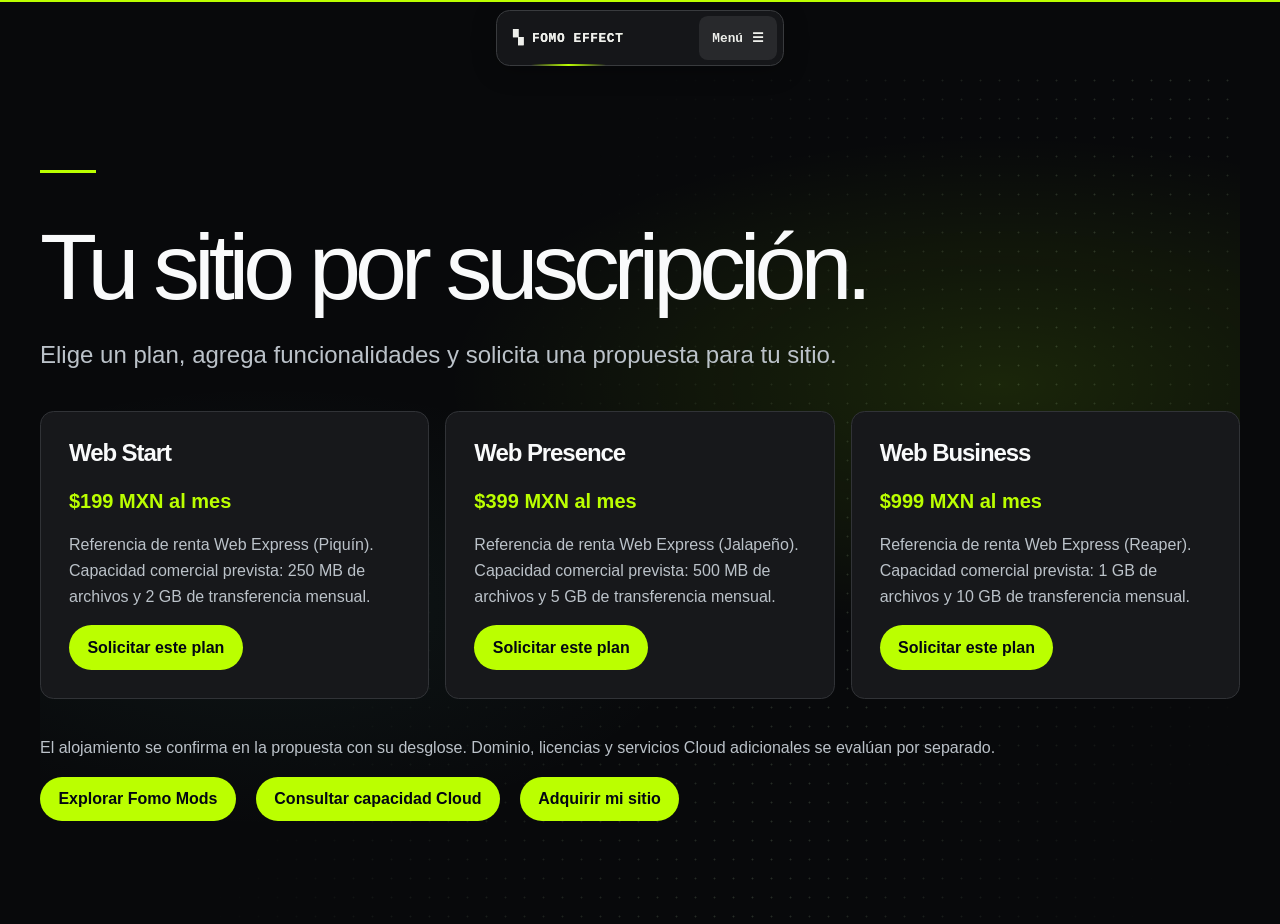
<file: web-leasing/index.html>
<!doctype html>
<html data-motion="full" lang="es-MX"><head><meta charset="utf-8"><meta name="viewport" content="width=device-width, initial-scale=1, viewport-fit=cover"><title>Web Leasing | Fomo Effect</title><meta name="description" content="Planes de sitios por suscripción, módulos, Cloud y compra definitiva."><link rel="stylesheet" href="./../assets/private-services-fonts.css?v=3fe94cc43f"><link rel="stylesheet" href="./../assets/fomo.css?v=4195ad282b"><link rel="stylesheet" href="./leasing.css?v=201b5c31f1"><script src="./leasing.js?v=64b75af594" defer></script><script defer src="../assets/fomo.js?v=4f8b01a9b7"></script><link rel="stylesheet" href="../assets/interior.css?v=4031ff5189"><link rel="stylesheet" href="../assets/navigation.css?v=a0c0f29eb2"><script defer src="../assets/interior.js?v=765bd95e82"></script><link rel="stylesheet" href="../assets/scroll-motion.css?v=012447ab73"><script defer src="../assets/scroll-motion.js?v=6505c759d2"></script></head><body class="fomo-standalone leasing"><a class="leasing-skip" href="#contenido">Saltar al contenido</a><div class="site-nav"><a class="site-brand" aria-label="FOMO EFFECT, inicio" href="../index.html">▚ FOMO EFFECT</a><details><summary>Menú <span aria-hidden="true">☰</span></summary><nav aria-label="Navegación principal"><div><b>Estudio</b><a href="../index.html">Inicio</a><a href="../index.html#services">Servicios</a><a href="../planes/index.html">Planes</a><a href="../index.html#contact">Contacto</a></div><div><b>Private Clients</b><a href="../private-clients/index.html">Private Clients</a><a href="../private-clients/servicios/index.html">Guía de servicios</a></div><div><b>Web Leasing</b><a href="../web-leasing/index.html" aria-current="page">Web Leasing</a><a href="../web-leasing/mods/index.html">Fomo Mods</a><a href="../web-leasing/cloud/index.html">Fomo Cloud</a><a href="../web-leasing/adquirir-mi-sitio/index.html">Adquirir mi sitio</a><a href="../web-leasing/condiciones/index.html">Condiciones</a><a href="../web-leasing/solicitud/index.html">Solicitudes</a></div></nav></details></div><main class="fomo-prices" id="contenido"><div><h1>Tu sitio por suscripción.</h1><p class="leasing-lead">Elige un plan, agrega funcionalidades y solicita una propuesta para tu sitio.</p><div class="fomo-grid"><article><h3>Web Start</h3><strong>$199 MXN al mes</strong><p>Referencia de renta Web Express (Piquín). Capacidad comercial prevista: 250 MB de archivos y 2 GB de transferencia mensual.</p><a class="fomo-cta" href="solicitud/index.html?tipo=leasing&plan=start">Solicitar este plan</a></article><article><h3>Web Presence</h3><strong>$399 MXN al mes</strong><p>Referencia de renta Web Express (Jalapeño). Capacidad comercial prevista: 500 MB de archivos y 5 GB de transferencia mensual.</p><a class="fomo-cta" href="solicitud/index.html?tipo=leasing&plan=presence">Solicitar este plan</a></article><article><h3>Web Business</h3><strong>$999 MXN al mes</strong><p>Referencia de renta Web Express (Reaper). Capacidad comercial prevista: 1 GB de archivos y 10 GB de transferencia mensual.</p><a class="fomo-cta" href="solicitud/index.html?tipo=leasing&plan=business">Solicitar este plan</a></article></div><p>El alojamiento se confirma en la propuesta con su desglose. Dominio, licencias y servicios Cloud adicionales se evalúan por separado.</p><div class="leasing-actions"><a class="fomo-cta" href="mods/index.html">Explorar Fomo Mods</a><a class="fomo-cta" href="cloud/index.html">Consultar capacidad Cloud</a><a class="fomo-cta" href="adquirir-mi-sitio/index.html">Adquirir mi sitio</a></div></div></main></body></html>
</file>
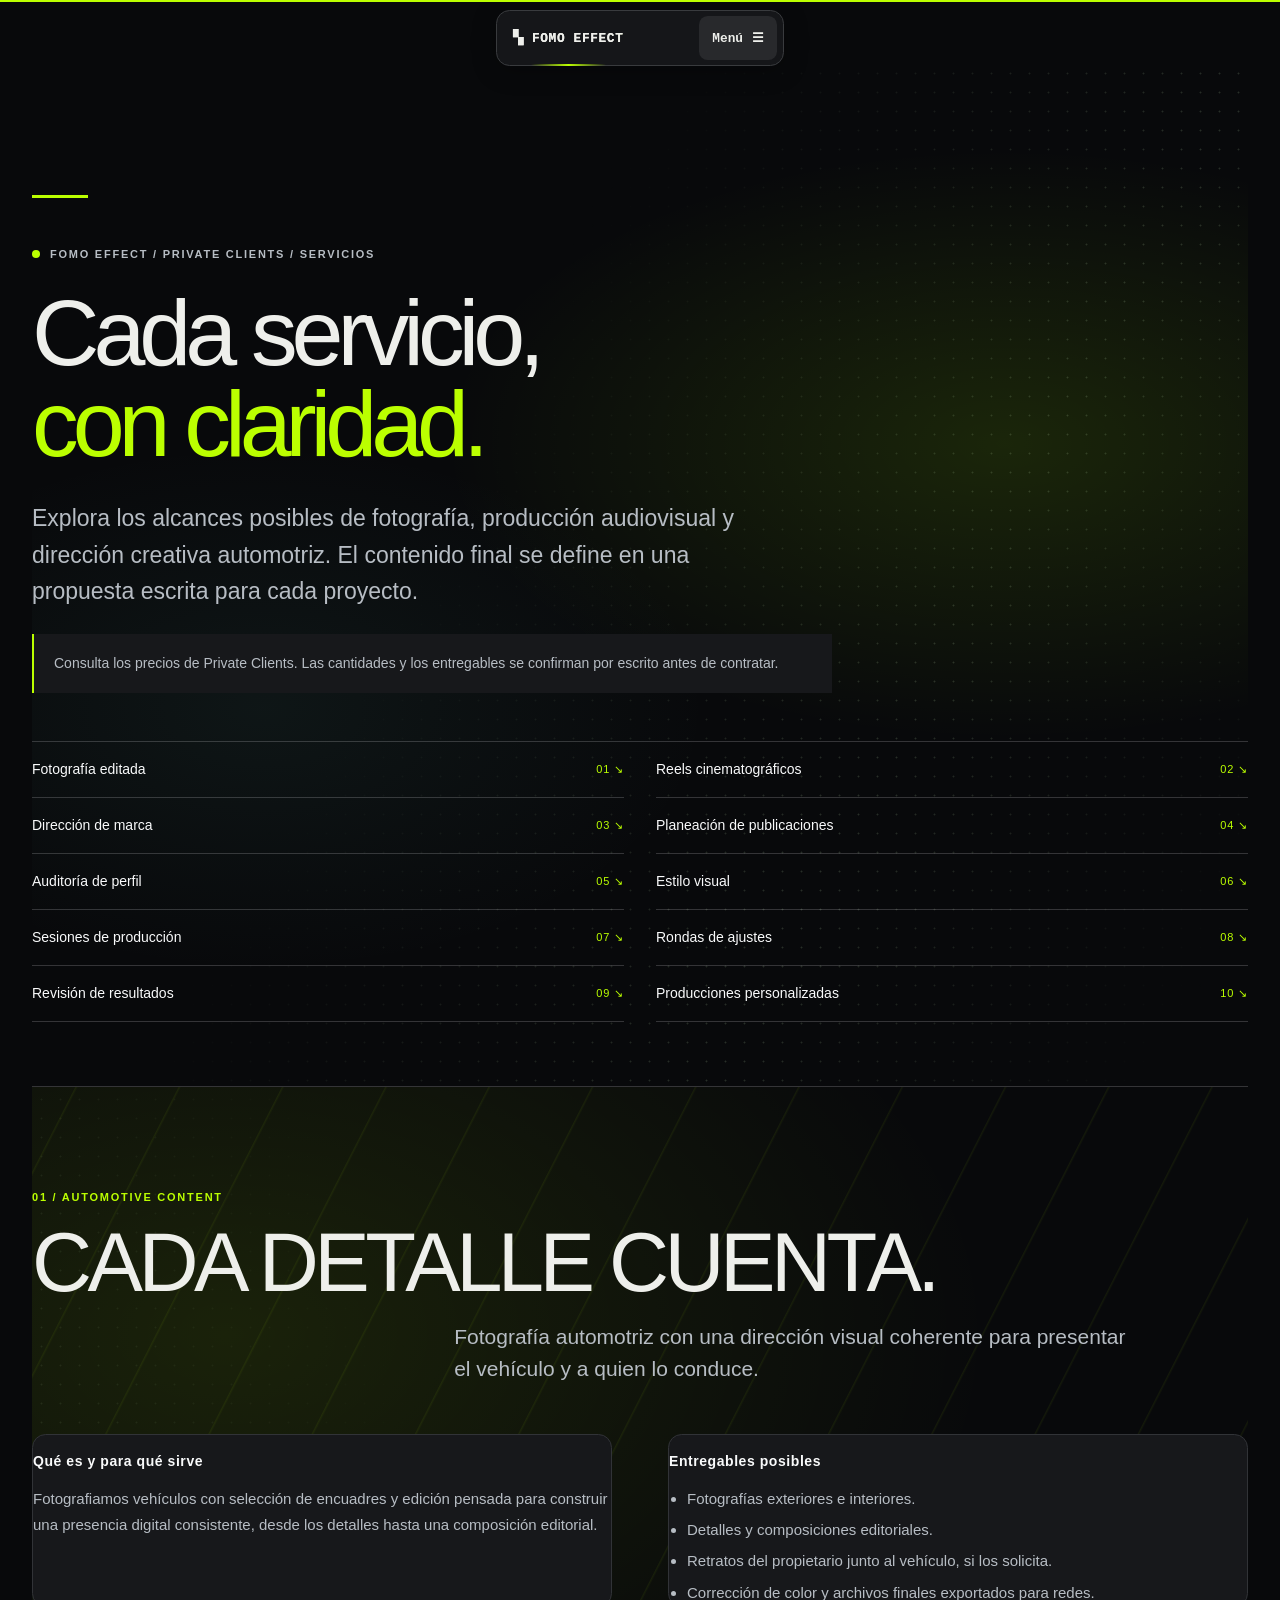
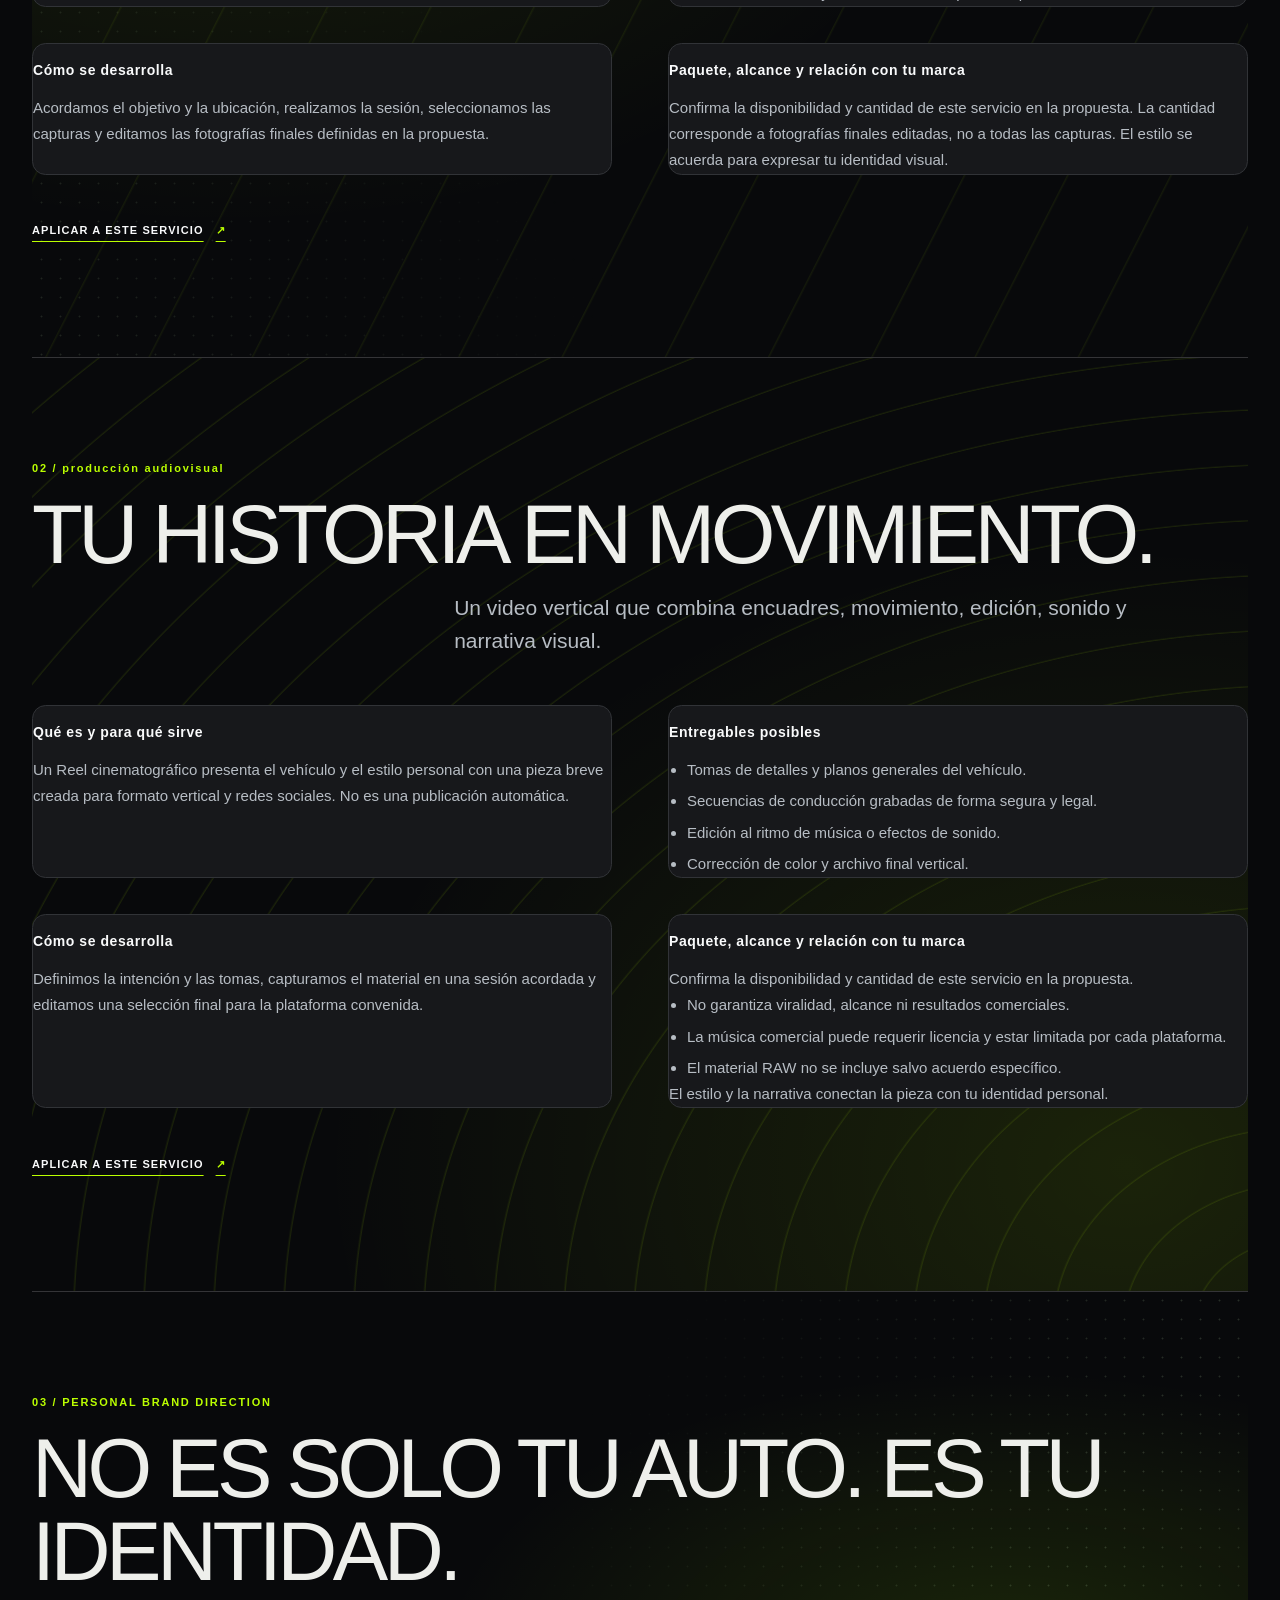
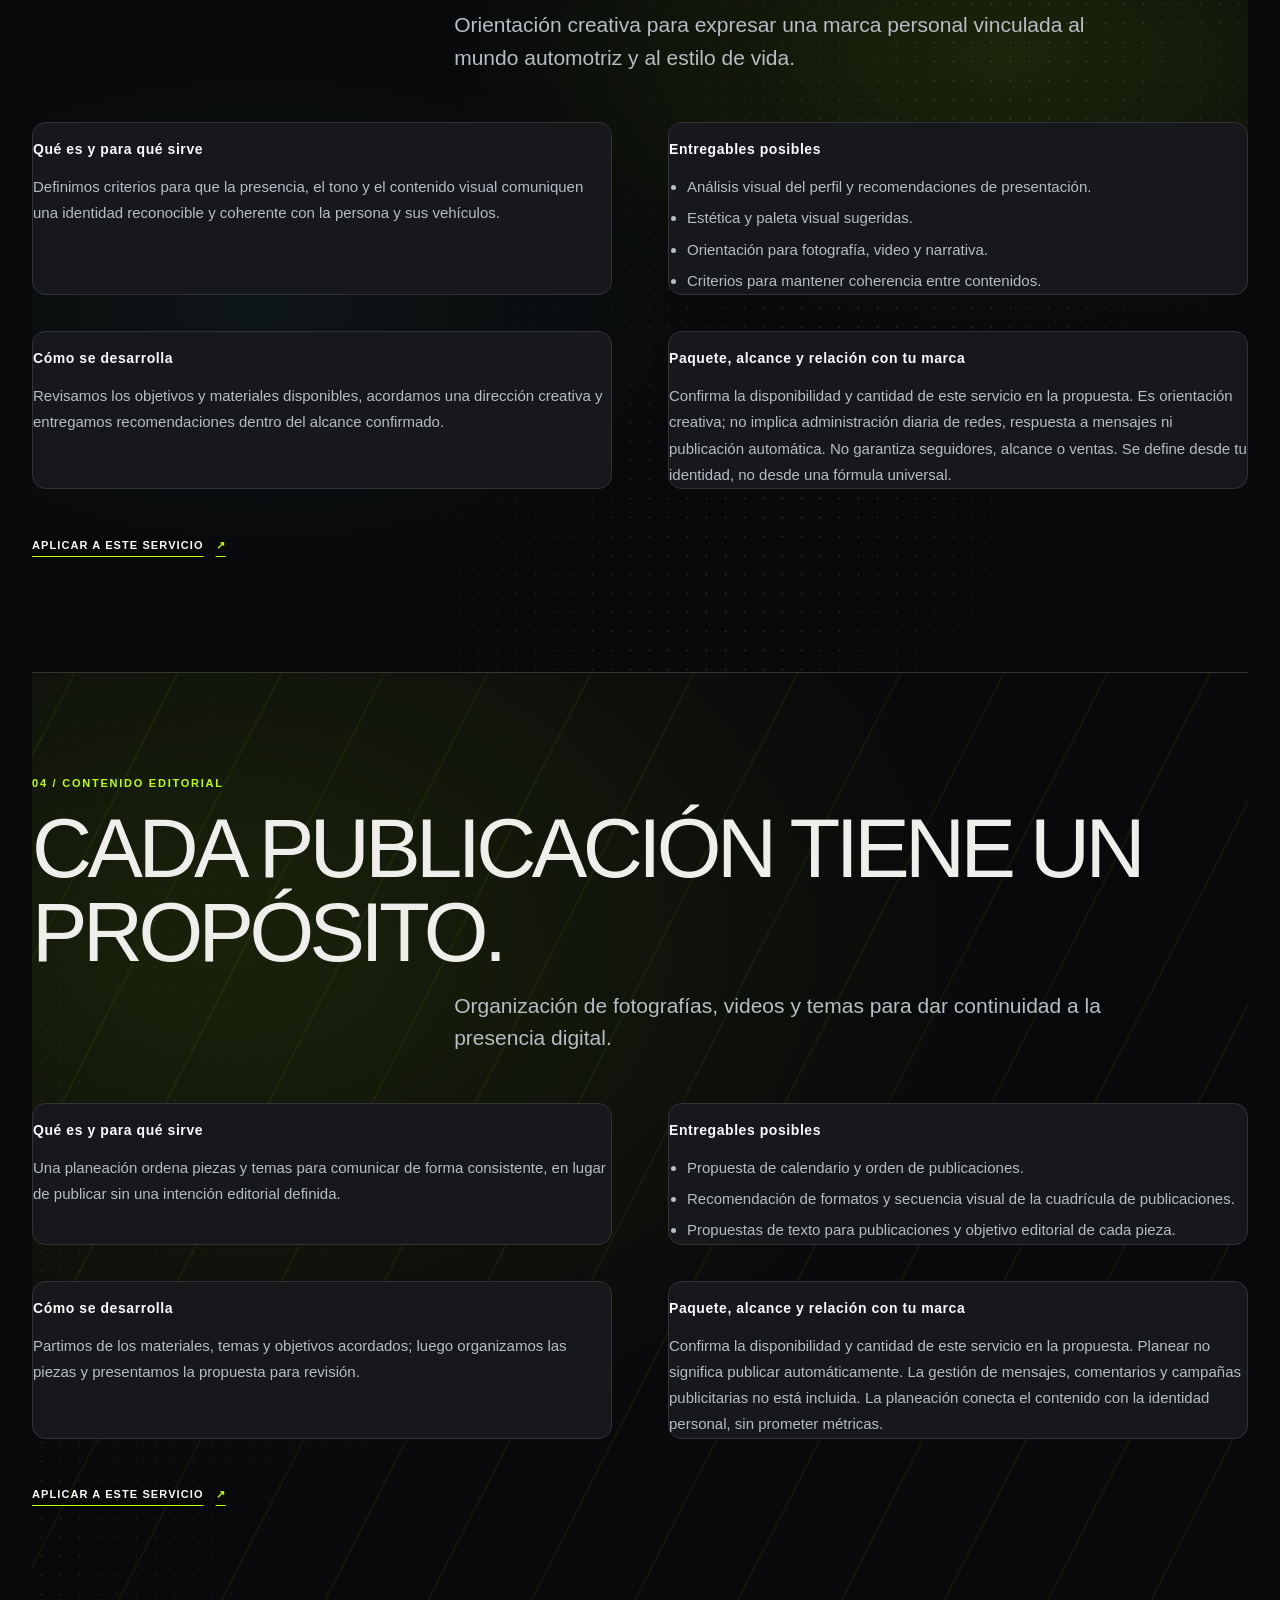
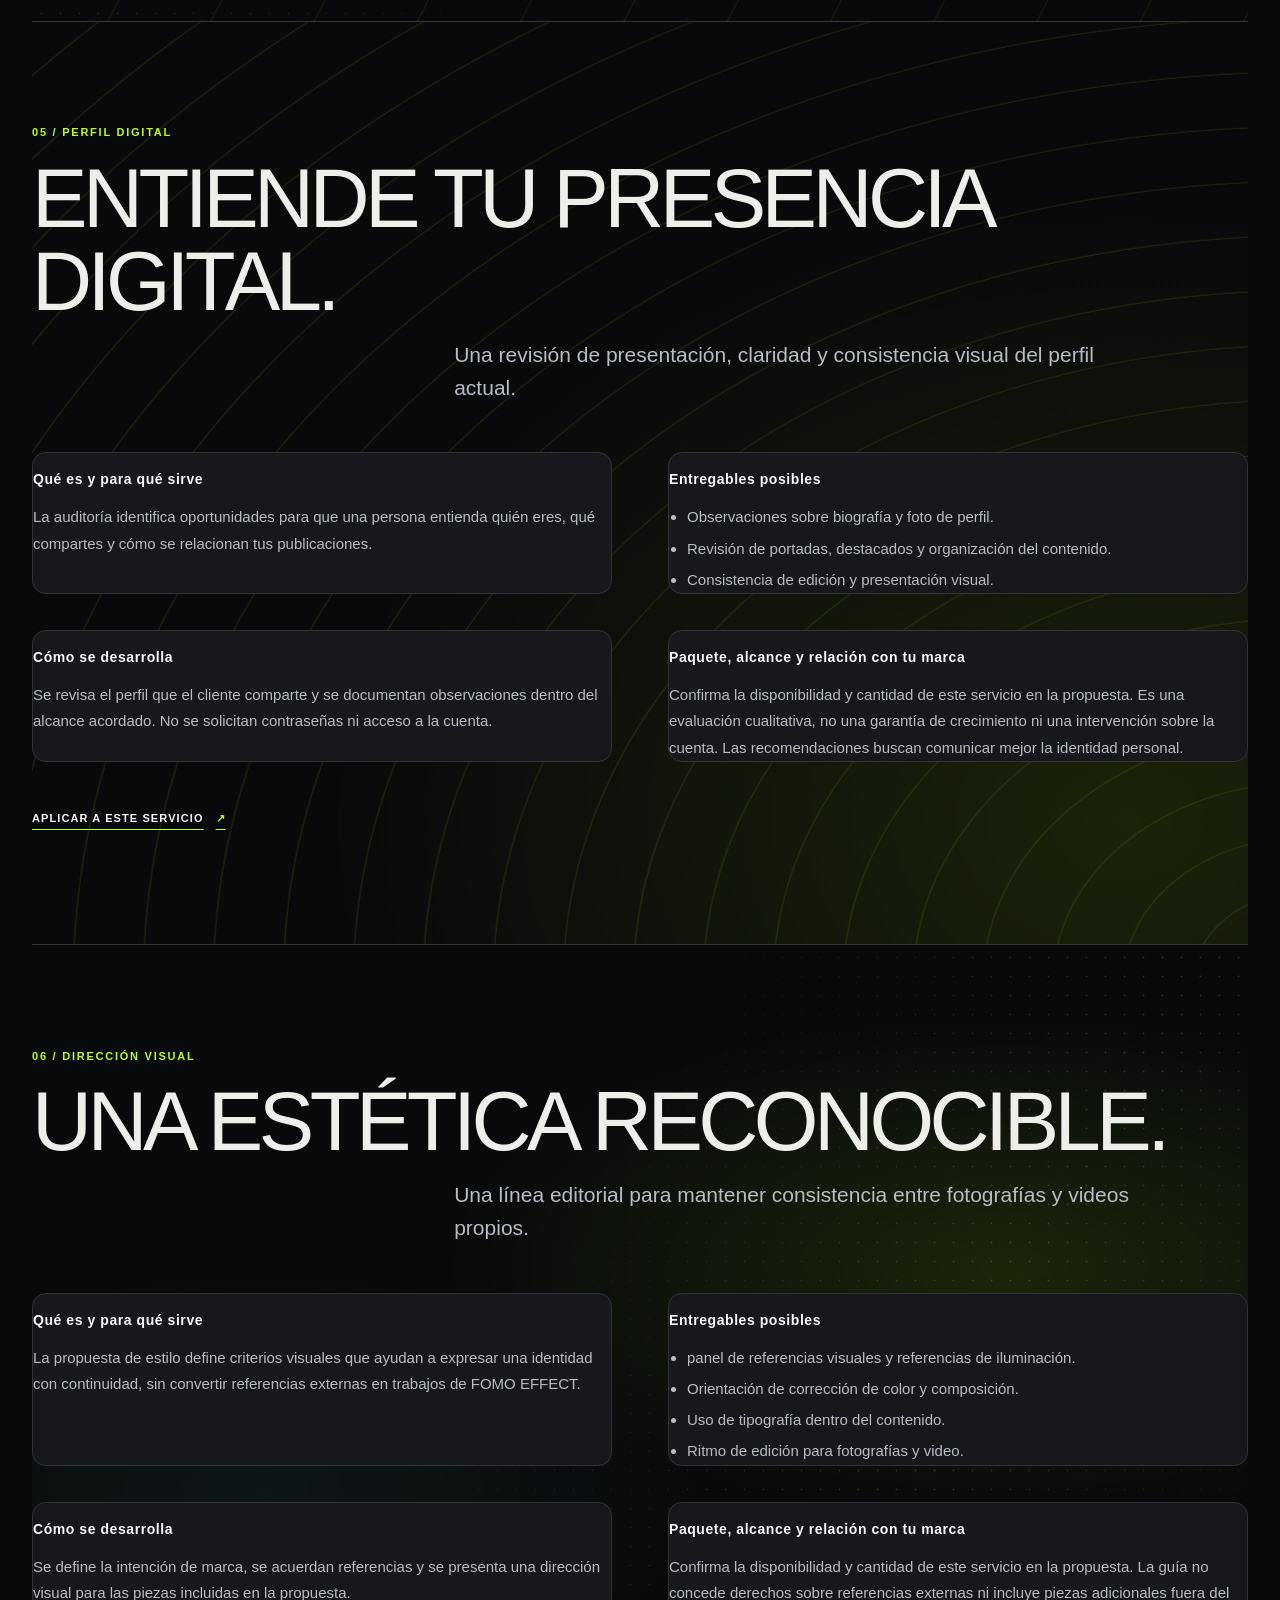
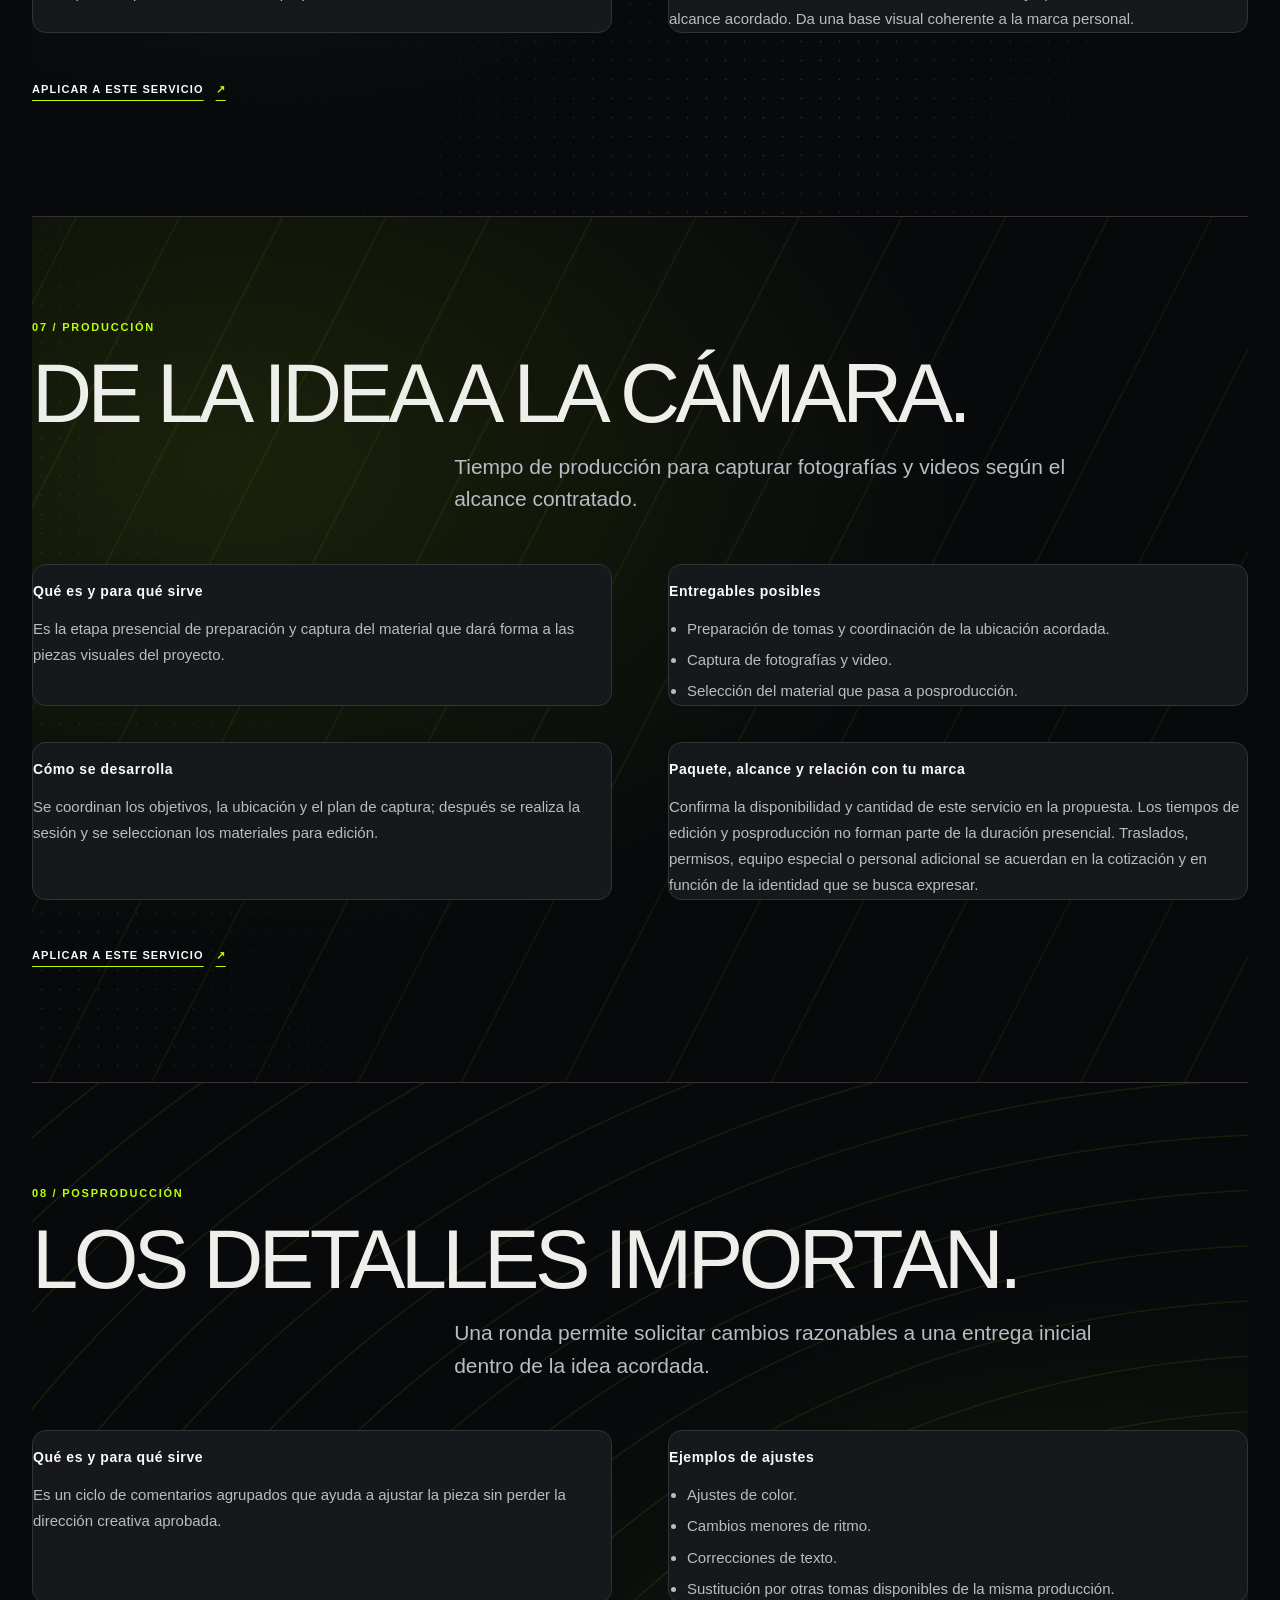
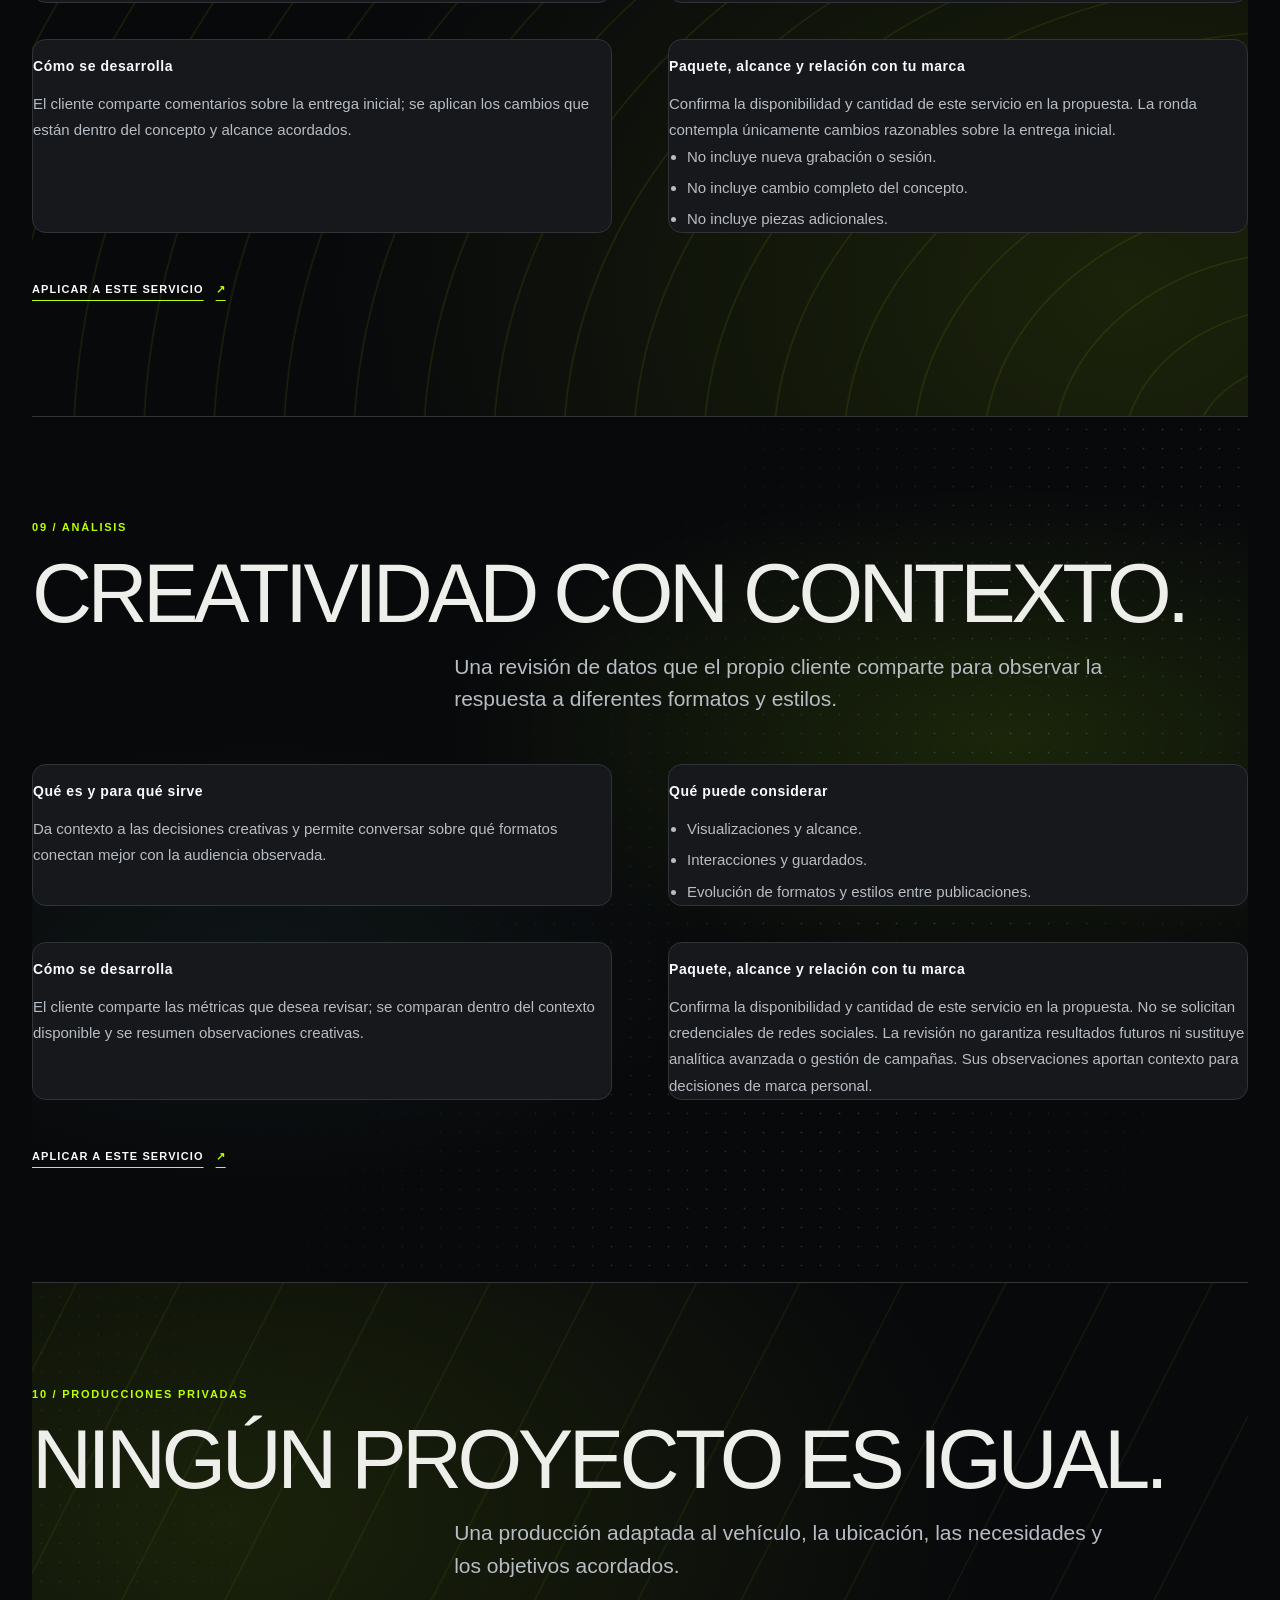
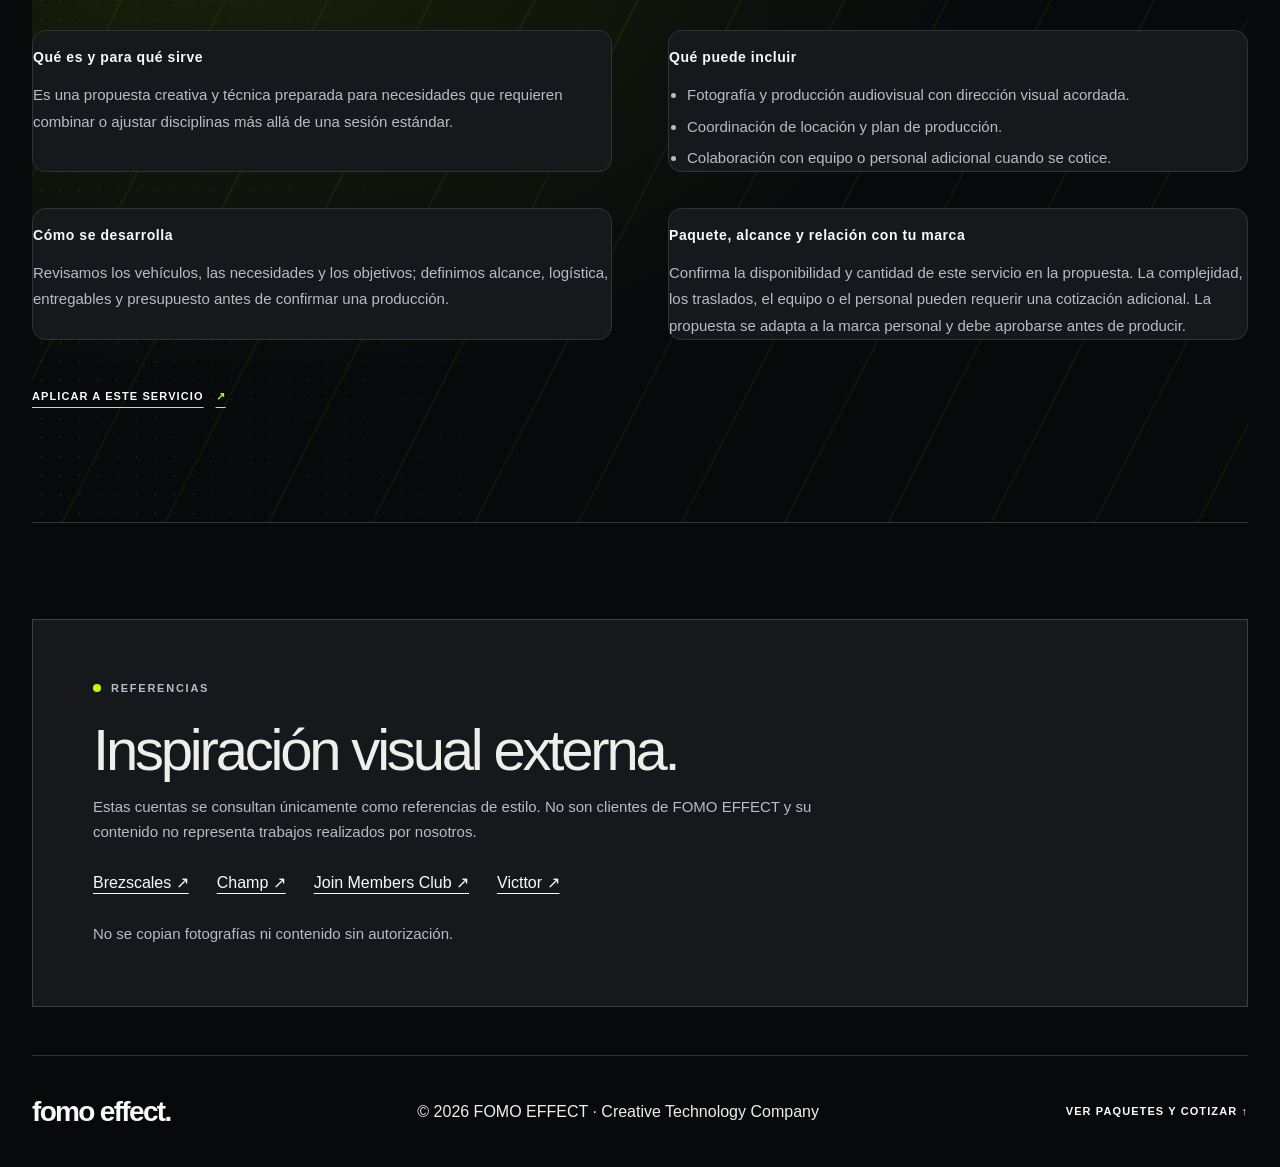
<file: private-clients/servicios/index.html>
<!doctype html>
<html data-motion="full" lang="es-MX">
<head>
  <meta charset="utf-8">
  <meta name="viewport" content="width=device-width, initial-scale=1, viewport-fit=cover">
  <meta name="theme-color" content="#030712">
  <title>Servicios Private Clients — FOMO EFFECT</title>
  <meta name="description" content="Conoce qué incluyen la fotografía automotriz, los Reels cinematográficos, la dirección de marca y las producciones privadas de FOMO EFFECT.">
  <meta property="og:title" content="Servicios Private Clients — FOMO EFFECT">
  <meta property="og:description" content="Alcances, entregables y límites de los servicios creativos automotrices de FOMO EFFECT.">
  
  <link rel="stylesheet" href="../../assets/private-services-fonts.css?v=3fe94cc43f">
  <link rel="stylesheet" href="../../assets/private-services.css?v=a457d1efdb">
<link rel="stylesheet" href="../../assets/fomo.css?v=4195ad282b"><link rel="stylesheet" href="../../assets/interior.css?v=4031ff5189"><link rel="stylesheet" href="../../assets/navigation.css?v=a0c0f29eb2"><script defer src="../../assets/interior.js?v=765bd95e82"></script><link rel="stylesheet" href="../../assets/scroll-motion.css?v=012447ab73"><script defer src="../../assets/scroll-motion.js?v=6505c759d2"></script></head>
<body class="private-services-page">
  <a class="ps-skip" href="#contenido">Saltar al contenido</a>
  <div class="site-nav"><a class="site-brand" aria-label="FOMO EFFECT, inicio" href="../../index.html">▚ FOMO EFFECT</a><details><summary>Menú <span aria-hidden="true">☰</span></summary><nav aria-label="Navegación principal"><div><b>Estudio</b><a href="../../index.html">Inicio</a><a href="../../index.html#services">Servicios</a><a href="../../planes/index.html">Planes</a><a href="../../index.html#contact">Contacto</a></div><div><b>Private Clients</b><a href="../../private-clients/index.html">Private Clients</a><a href="../../private-clients/servicios/index.html" aria-current="page">Guía de servicios</a></div><div><b>Web Leasing</b><a href="../../web-leasing/index.html">Web Leasing</a><a href="../../web-leasing/mods/index.html">Fomo Mods</a><a href="../../web-leasing/cloud/index.html">Fomo Cloud</a><a href="../../web-leasing/adquirir-mi-sitio/index.html">Adquirir mi sitio</a><a href="../../web-leasing/condiciones/index.html">Condiciones</a><a href="../../web-leasing/solicitud/index.html">Solicitudes</a></div></nav></details></div>
  <main id="contenido">
    <section class="ps-hero" aria-labelledby="ps-title">
      <p class="ps-kicker"><span aria-hidden="true"></span> FOMO EFFECT / PRIVATE CLIENTS / SERVICIOS</p>
      <h1 id="ps-title">Cada servicio,<br><span>con claridad.</span></h1>
      <p class="ps-intro">Explora los alcances posibles de fotografía, producción audiovisual y dirección creativa automotriz. El contenido final se define en una propuesta escrita para cada proyecto.</p>
      <p class="ps-note">Consulta los precios de Private Clients. Las cantidades y los entregables se confirman por escrito antes de contratar.</p>
      <nav class="ps-index" aria-label="Índice de servicios">
        <a href="#fotografia-automotriz">Fotografía editada <span>01 ↘</span></a>
        <a href="#reels-cinematograficos">Reels cinematográficos <span>02 ↘</span></a>
        <a href="#direccion-marca-personal">Dirección de marca <span>03 ↘</span></a>
        <a href="#planeacion-publicaciones">Planeación de publicaciones <span>04 ↘</span></a>
        <a href="#auditoria-perfil">Auditoría de perfil <span>05 ↘</span></a>
        <a href="#estilo-visual">Estilo visual <span>06 ↘</span></a>
        <a href="#sesiones-produccion">Sesiones de producción <span>07 ↘</span></a>
        <a href="#rondas-ajustes">Rondas de ajustes <span>08 ↘</span></a>
        <a href="#revision-resultados">Revisión de resultados <span>09 ↘</span></a>
        <a href="#producciones-personalizadas">Producciones personalizadas <span>10 ↘</span></a>
      </nav>
    </section>

    <section class="ps-services" aria-label="Explicaciones de servicio">
      <article class="ps-service" id="fotografia-automotriz">
        <header class="ps-service-heading"><p class="ps-number">01 / AUTOMOTIVE CONTENT</p><h2>CADA DETALLE CUENTA.</h2><p class="ps-summary">Fotografía automotriz con una dirección visual coherente para presentar el vehículo y a quien lo conduce.</p></header>
        <div class="ps-details">
          <section><h3>Qué es y para qué sirve</h3><p>Fotografiamos vehículos con selección de encuadres y edición pensada para construir una presencia digital consistente, desde los detalles hasta una composición editorial.</p></section>
          <section><h3>Entregables posibles</h3><ul><li>Fotografías exteriores e interiores.</li><li>Detalles y composiciones editoriales.</li><li>Retratos del propietario junto al vehículo, si los solicita.</li><li>Corrección de color y archivos finales exportados para redes.</li></ul></section>
          <section><h3>Cómo se desarrolla</h3><p>Acordamos el objetivo y la ubicación, realizamos la sesión, seleccionamos las capturas y editamos las fotografías finales definidas en la propuesta.</p></section>
          <section><h3>Paquete, alcance y relación con tu marca</h3><p>Confirma la disponibilidad y cantidad de este servicio en la propuesta. La cantidad corresponde a fotografías finales editadas, no a todas las capturas. El estilo se acuerda para expresar tu identidad visual.</p></section>
        </div>
        <a class="ps-apply" href="../index.html#private-application">APLICAR A ESTE SERVICIO <span aria-hidden="true">↗</span></a>
      </article>

      <article class="ps-service" id="reels-cinematograficos">
        <header class="ps-service-heading"><p class="ps-number">02 / producción audiovisual</p><h2>TU HISTORIA EN MOVIMIENTO.</h2><p class="ps-summary">Un video vertical que combina encuadres, movimiento, edición, sonido y narrativa visual.</p></header>
        <div class="ps-details">
          <section><h3>Qué es y para qué sirve</h3><p>Un Reel cinematográfico presenta el vehículo y el estilo personal con una pieza breve creada para formato vertical y redes sociales. No es una publicación automática.</p></section>
          <section><h3>Entregables posibles</h3><ul><li>Tomas de detalles y planos generales del vehículo.</li><li>Secuencias de conducción grabadas de forma segura y legal.</li><li>Edición al ritmo de música o efectos de sonido.</li><li>Corrección de color y archivo final vertical.</li></ul></section>
          <section><h3>Cómo se desarrolla</h3><p>Definimos la intención y las tomas, capturamos el material en una sesión acordada y editamos una selección final para la plataforma convenida.</p></section>
          <section><h3>Paquete, alcance y relación con tu marca</h3><p>Confirma la disponibilidad y cantidad de este servicio en la propuesta.</p><ul><li>No garantiza viralidad, alcance ni resultados comerciales.</li><li>La música comercial puede requerir licencia y estar limitada por cada plataforma.</li><li>El material RAW no se incluye salvo acuerdo específico.</li></ul><p>El estilo y la narrativa conectan la pieza con tu identidad personal.</p></section>
        </div>
        <a class="ps-apply" href="../index.html#private-application">APLICAR A ESTE SERVICIO <span aria-hidden="true">↗</span></a>
      </article>

      <article class="ps-service" id="direccion-marca-personal">
        <header class="ps-service-heading"><p class="ps-number">03 / PERSONAL BRAND DIRECTION</p><h2>NO ES SOLO TU AUTO. ES TU IDENTIDAD.</h2><p class="ps-summary">Orientación creativa para expresar una marca personal vinculada al mundo automotriz y al estilo de vida.</p></header>
        <div class="ps-details">
          <section><h3>Qué es y para qué sirve</h3><p>Definimos criterios para que la presencia, el tono y el contenido visual comuniquen una identidad reconocible y coherente con la persona y sus vehículos.</p></section>
          <section><h3>Entregables posibles</h3><ul><li>Análisis visual del perfil y recomendaciones de presentación.</li><li>Estética y paleta visual sugeridas.</li><li>Orientación para fotografía, video y narrativa.</li><li>Criterios para mantener coherencia entre contenidos.</li></ul></section>
          <section><h3>Cómo se desarrolla</h3><p>Revisamos los objetivos y materiales disponibles, acordamos una dirección creativa y entregamos recomendaciones dentro del alcance confirmado.</p></section>
          <section><h3>Paquete, alcance y relación con tu marca</h3><p>Confirma la disponibilidad y cantidad de este servicio en la propuesta. Es orientación creativa; no implica administración diaria de redes, respuesta a mensajes ni publicación automática. No garantiza seguidores, alcance o ventas. Se define desde tu identidad, no desde una fórmula universal.</p></section>
        </div>
        <a class="ps-apply" href="../index.html#private-application">APLICAR A ESTE SERVICIO <span aria-hidden="true">↗</span></a>
      </article>

      <article class="ps-service" id="planeacion-publicaciones">
        <header class="ps-service-heading"><p class="ps-number">04 / CONTENIDO EDITORIAL</p><h2>CADA PUBLICACIÓN TIENE UN PROPÓSITO.</h2><p class="ps-summary">Organización de fotografías, videos y temas para dar continuidad a la presencia digital.</p></header>
        <div class="ps-details">
          <section><h3>Qué es y para qué sirve</h3><p>Una planeación ordena piezas y temas para comunicar de forma consistente, en lugar de publicar sin una intención editorial definida.</p></section>
          <section><h3>Entregables posibles</h3><ul><li>Propuesta de calendario y orden de publicaciones.</li><li>Recomendación de formatos y secuencia visual de la cuadrícula de publicaciones.</li><li>Propuestas de texto para publicaciones y objetivo editorial de cada pieza.</li></ul></section>
          <section><h3>Cómo se desarrolla</h3><p>Partimos de los materiales, temas y objetivos acordados; luego organizamos las piezas y presentamos la propuesta para revisión.</p></section>
          <section><h3>Paquete, alcance y relación con tu marca</h3><p>Confirma la disponibilidad y cantidad de este servicio en la propuesta. Planear no significa publicar automáticamente. La gestión de mensajes, comentarios y campañas publicitarias no está incluida. La planeación conecta el contenido con la identidad personal, sin prometer métricas.</p></section>
        </div>
        <a class="ps-apply" href="../index.html#private-application">APLICAR A ESTE SERVICIO <span aria-hidden="true">↗</span></a>
      </article>

      <article class="ps-service" id="auditoria-perfil">
        <header class="ps-service-heading"><p class="ps-number">05 / PERFIL DIGITAL</p><h2>ENTIENDE TU PRESENCIA DIGITAL.</h2><p class="ps-summary">Una revisión de presentación, claridad y consistencia visual del perfil actual.</p></header>
        <div class="ps-details">
          <section><h3>Qué es y para qué sirve</h3><p>La auditoría identifica oportunidades para que una persona entienda quién eres, qué compartes y cómo se relacionan tus publicaciones.</p></section>
          <section><h3>Entregables posibles</h3><ul><li>Observaciones sobre biografía y foto de perfil.</li><li>Revisión de portadas, destacados y organización del contenido.</li><li>Consistencia de edición y presentación visual.</li></ul></section>
          <section><h3>Cómo se desarrolla</h3><p>Se revisa el perfil que el cliente comparte y se documentan observaciones dentro del alcance acordado. No se solicitan contraseñas ni acceso a la cuenta.</p></section>
          <section><h3>Paquete, alcance y relación con tu marca</h3><p>Confirma la disponibilidad y cantidad de este servicio en la propuesta. Es una evaluación cualitativa, no una garantía de crecimiento ni una intervención sobre la cuenta. Las recomendaciones buscan comunicar mejor la identidad personal.</p></section>
        </div>
        <a class="ps-apply" href="../index.html#private-application">APLICAR A ESTE SERVICIO <span aria-hidden="true">↗</span></a>
      </article>

      <article class="ps-service" id="estilo-visual">
        <header class="ps-service-heading"><p class="ps-number">06 / DIRECCIÓN VISUAL</p><h2>UNA ESTÉTICA RECONOCIBLE.</h2><p class="ps-summary">Una línea editorial para mantener consistencia entre fotografías y videos propios.</p></header>
        <div class="ps-details">
          <section><h3>Qué es y para qué sirve</h3><p>La propuesta de estilo define criterios visuales que ayudan a expresar una identidad con continuidad, sin convertir referencias externas en trabajos de FOMO EFFECT.</p></section>
          <section><h3>Entregables posibles</h3><ul><li>panel de referencias visuales y referencias de iluminación.</li><li>Orientación de corrección de color y composición.</li><li>Uso de tipografía dentro del contenido.</li><li>Ritmo de edición para fotografías y video.</li></ul></section>
          <section><h3>Cómo se desarrolla</h3><p>Se define la intención de marca, se acuerdan referencias y se presenta una dirección visual para las piezas incluidas en la propuesta.</p></section>
          <section><h3>Paquete, alcance y relación con tu marca</h3><p>Confirma la disponibilidad y cantidad de este servicio en la propuesta. La guía no concede derechos sobre referencias externas ni incluye piezas adicionales fuera del alcance acordado. Da una base visual coherente a la marca personal.</p></section>
        </div>
        <a class="ps-apply" href="../index.html#private-application">APLICAR A ESTE SERVICIO <span aria-hidden="true">↗</span></a>
      </article>

      <article class="ps-service" id="sesiones-produccion">
        <header class="ps-service-heading"><p class="ps-number">07 / PRODUCCIÓN</p><h2>DE LA IDEA A LA CÁMARA.</h2><p class="ps-summary">Tiempo de producción para capturar fotografías y videos según el alcance contratado.</p></header>
        <div class="ps-details">
          <section><h3>Qué es y para qué sirve</h3><p>Es la etapa presencial de preparación y captura del material que dará forma a las piezas visuales del proyecto.</p></section>
          <section><h3>Entregables posibles</h3><ul><li>Preparación de tomas y coordinación de la ubicación acordada.</li><li>Captura de fotografías y video.</li><li>Selección del material que pasa a posproducción.</li></ul></section>
          <section><h3>Cómo se desarrolla</h3><p>Se coordinan los objetivos, la ubicación y el plan de captura; después se realiza la sesión y se seleccionan los materiales para edición.</p></section>
          <section><h3>Paquete, alcance y relación con tu marca</h3><p>Confirma la disponibilidad y cantidad de este servicio en la propuesta. Los tiempos de edición y posproducción no forman parte de la duración presencial. Traslados, permisos, equipo especial o personal adicional se acuerdan en la cotización y en función de la identidad que se busca expresar.</p></section>
        </div>
        <a class="ps-apply" href="../index.html#private-application">APLICAR A ESTE SERVICIO <span aria-hidden="true">↗</span></a>
      </article>

      <article class="ps-service" id="rondas-ajustes">
        <header class="ps-service-heading"><p class="ps-number">08 / POSPRODUCCIÓN</p><h2>LOS DETALLES IMPORTAN.</h2><p class="ps-summary">Una ronda permite solicitar cambios razonables a una entrega inicial dentro de la idea acordada.</p></header>
        <div class="ps-details">
          <section><h3>Qué es y para qué sirve</h3><p>Es un ciclo de comentarios agrupados que ayuda a ajustar la pieza sin perder la dirección creativa aprobada.</p></section>
          <section><h3>Ejemplos de ajustes</h3><ul><li>Ajustes de color.</li><li>Cambios menores de ritmo.</li><li>Correcciones de texto.</li><li>Sustitución por otras tomas disponibles de la misma producción.</li></ul></section>
          <section><h3>Cómo se desarrolla</h3><p>El cliente comparte comentarios sobre la entrega inicial; se aplican los cambios que están dentro del concepto y alcance acordados.</p></section>
          <section><h3>Paquete, alcance y relación con tu marca</h3><p>Confirma la disponibilidad y cantidad de este servicio en la propuesta. La ronda contempla únicamente cambios razonables sobre la entrega inicial.</p><ul><li>No incluye nueva grabación o sesión.</li><li>No incluye cambio completo del concepto.</li><li>No incluye piezas adicionales.</li></ul></section>
        </div>
        <a class="ps-apply" href="../index.html#private-application">APLICAR A ESTE SERVICIO <span aria-hidden="true">↗</span></a>
      </article>

      <article class="ps-service" id="revision-resultados">
        <header class="ps-service-heading"><p class="ps-number">09 / ANÁLISIS</p><h2>CREATIVIDAD CON CONTEXTO.</h2><p class="ps-summary">Una revisión de datos que el propio cliente comparte para observar la respuesta a diferentes formatos y estilos.</p></header>
        <div class="ps-details">
          <section><h3>Qué es y para qué sirve</h3><p>Da contexto a las decisiones creativas y permite conversar sobre qué formatos conectan mejor con la audiencia observada.</p></section>
          <section><h3>Qué puede considerar</h3><ul><li>Visualizaciones y alcance.</li><li>Interacciones y guardados.</li><li>Evolución de formatos y estilos entre publicaciones.</li></ul></section>
          <section><h3>Cómo se desarrolla</h3><p>El cliente comparte las métricas que desea revisar; se comparan dentro del contexto disponible y se resumen observaciones creativas.</p></section>
          <section><h3>Paquete, alcance y relación con tu marca</h3><p>Confirma la disponibilidad y cantidad de este servicio en la propuesta. No se solicitan credenciales de redes sociales. La revisión no garantiza resultados futuros ni sustituye analítica avanzada o gestión de campañas. Sus observaciones aportan contexto para decisiones de marca personal.</p></section>
        </div>
        <a class="ps-apply" href="../index.html#private-application">APLICAR A ESTE SERVICIO <span aria-hidden="true">↗</span></a>
      </article>

      <article class="ps-service" id="producciones-personalizadas">
        <header class="ps-service-heading"><p class="ps-number">10 / PRODUCCIONES PRIVADAS</p><h2>NINGÚN PROYECTO ES IGUAL.</h2><p class="ps-summary">Una producción adaptada al vehículo, la ubicación, las necesidades y los objetivos acordados.</p></header>
        <div class="ps-details">
          <section><h3>Qué es y para qué sirve</h3><p>Es una propuesta creativa y técnica preparada para necesidades que requieren combinar o ajustar disciplinas más allá de una sesión estándar.</p></section>
          <section><h3>Qué puede incluir</h3><ul><li>Fotografía y producción audiovisual con dirección visual acordada.</li><li>Coordinación de locación y plan de producción.</li><li>Colaboración con equipo o personal adicional cuando se cotice.</li></ul></section>
          <section><h3>Cómo se desarrolla</h3><p>Revisamos los vehículos, las necesidades y los objetivos; definimos alcance, logística, entregables y presupuesto antes de confirmar una producción.</p></section>
          <section><h3>Paquete, alcance y relación con tu marca</h3><p>Confirma la disponibilidad y cantidad de este servicio en la propuesta. La complejidad, los traslados, el equipo o el personal pueden requerir una cotización adicional. La propuesta se adapta a la marca personal y debe aprobarse antes de producir.</p></section>
        </div>
        <a class="ps-apply" href="../index.html#private-application">APLICAR A ESTE SERVICIO <span aria-hidden="true">↗</span></a>
      </article>
    </section>

    <aside class="ps-inspiration" aria-labelledby="ps-inspiration-title">
      <p class="ps-kicker"><span aria-hidden="true"></span> REFERENCIAS</p>
      <h2 id="ps-inspiration-title">Inspiración visual externa.</h2>
      <p>Estas cuentas se consultan únicamente como referencias de estilo. No son clientes de FOMO EFFECT y su contenido no representa trabajos realizados por nosotros.</p>
      <ul>
        <li><a href="https://www.instagram.com/brezscales/" target="_blank" rel="noopener noreferrer">Brezscales ↗</a></li>
        <li><a href="https://www.instagram.com/champ/" target="_blank" rel="noopener noreferrer">Champ ↗</a></li>
        <li><a href="https://www.instagram.com/joinmembersclub/" target="_blank" rel="noopener noreferrer">Join Members Club ↗</a></li>
        <li><a href="https://www.instagram.com/victtor/" target="_blank" rel="noopener noreferrer">Victtor ↗</a></li>
      </ul>
      <p class="ps-rights">No se copian fotografías ni contenido sin autorización.</p>
    </aside>
  </main>
  <footer class="ps-footer"><a class="ps-wordmark" href="../../index.html#hero">fomo effect.</a><span>© 2026 FOMO EFFECT · Creative Technology Company</span><a href="../index.html#private-packages">VER PAQUETES Y COTIZAR ↑</a></footer>
<script src="../../assets/fomo.js?v=4f8b01a9b7" defer></script></body>
</html>
</file>
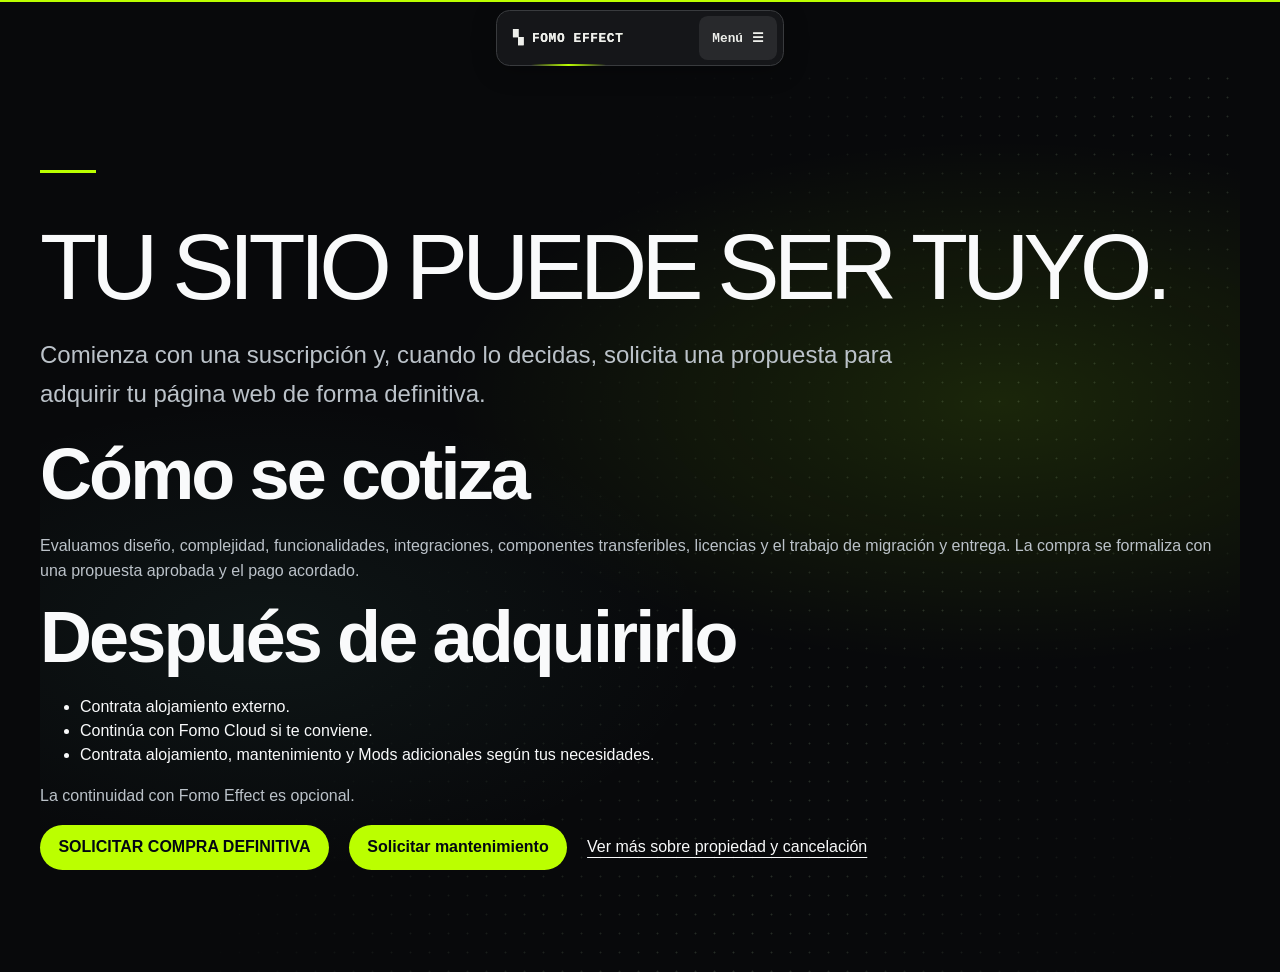
<file: web-leasing/adquirir-mi-sitio/index.html>
<!doctype html>
<html data-motion="full" lang="es-MX"><head><meta charset="utf-8"><meta name="viewport" content="width=device-width, initial-scale=1, viewport-fit=cover"><title>Adquirir mi sitio | Fomo Effect</title><meta name="description" content="Solicita una evaluación individual para la compra definitiva de tu sitio."><link rel="stylesheet" href="../../assets/private-services-fonts.css?v=3fe94cc43f"><link rel="stylesheet" href="../../assets/fomo.css?v=4195ad282b"><link rel="stylesheet" href="../leasing.css?v=201b5c31f1"><script src="../leasing.js?v=64b75af594" defer></script><script defer src="../../assets/fomo.js?v=4f8b01a9b7"></script><link rel="stylesheet" href="../../assets/interior.css?v=4031ff5189"><link rel="stylesheet" href="../../assets/navigation.css?v=a0c0f29eb2"><script defer src="../../assets/interior.js?v=765bd95e82"></script><link rel="stylesheet" href="../../assets/scroll-motion.css?v=012447ab73"><script defer src="../../assets/scroll-motion.js?v=6505c759d2"></script></head><body class="fomo-standalone leasing"><a class="leasing-skip" href="#contenido">Saltar al contenido</a><div class="site-nav"><a class="site-brand" aria-label="FOMO EFFECT, inicio" href="../../index.html">▚ FOMO EFFECT</a><details><summary>Menú <span aria-hidden="true">☰</span></summary><nav aria-label="Navegación principal"><div><b>Estudio</b><a href="../../index.html">Inicio</a><a href="../../index.html#services">Servicios</a><a href="../../planes/index.html">Planes</a><a href="../../index.html#contact">Contacto</a></div><div><b>Private Clients</b><a href="../../private-clients/index.html">Private Clients</a><a href="../../private-clients/servicios/index.html">Guía de servicios</a></div><div><b>Web Leasing</b><a href="../../web-leasing/index.html">Web Leasing</a><a href="../../web-leasing/mods/index.html">Fomo Mods</a><a href="../../web-leasing/cloud/index.html">Fomo Cloud</a><a href="../../web-leasing/adquirir-mi-sitio/index.html" aria-current="page">Adquirir mi sitio</a><a href="../../web-leasing/condiciones/index.html">Condiciones</a><a href="../../web-leasing/solicitud/index.html">Solicitudes</a></div></nav></details></div><main class="fomo-prices" id="contenido"><div><h1>TU SITIO PUEDE SER TUYO.</h1><p class="leasing-lead">Comienza con una suscripción y, cuando lo decidas, solicita una propuesta para adquirir tu página web de forma definitiva.</p><h2>Cómo se cotiza</h2><p>Evaluamos diseño, complejidad, funcionalidades, integraciones, componentes transferibles, licencias y el trabajo de migración y entrega. La compra se formaliza con una propuesta aprobada y el pago acordado.</p><h2>Después de adquirirlo</h2><ul><li>Contrata alojamiento externo.</li><li>Continúa con Fomo Cloud si te conviene.</li><li>Contrata alojamiento, mantenimiento y Mods adicionales según tus necesidades.</li></ul><p>La continuidad con Fomo Effect es opcional.</p><div class="leasing-actions"><a class="fomo-cta" href="../solicitud/index.html?tipo=compra">SOLICITAR COMPRA DEFINITIVA</a><a class="fomo-cta" href="../solicitud/index.html?tipo=mantenimiento">Solicitar mantenimiento</a><a href="../condiciones/index.html">Ver más sobre propiedad y cancelación</a></div></div></main></body></html>
</file>
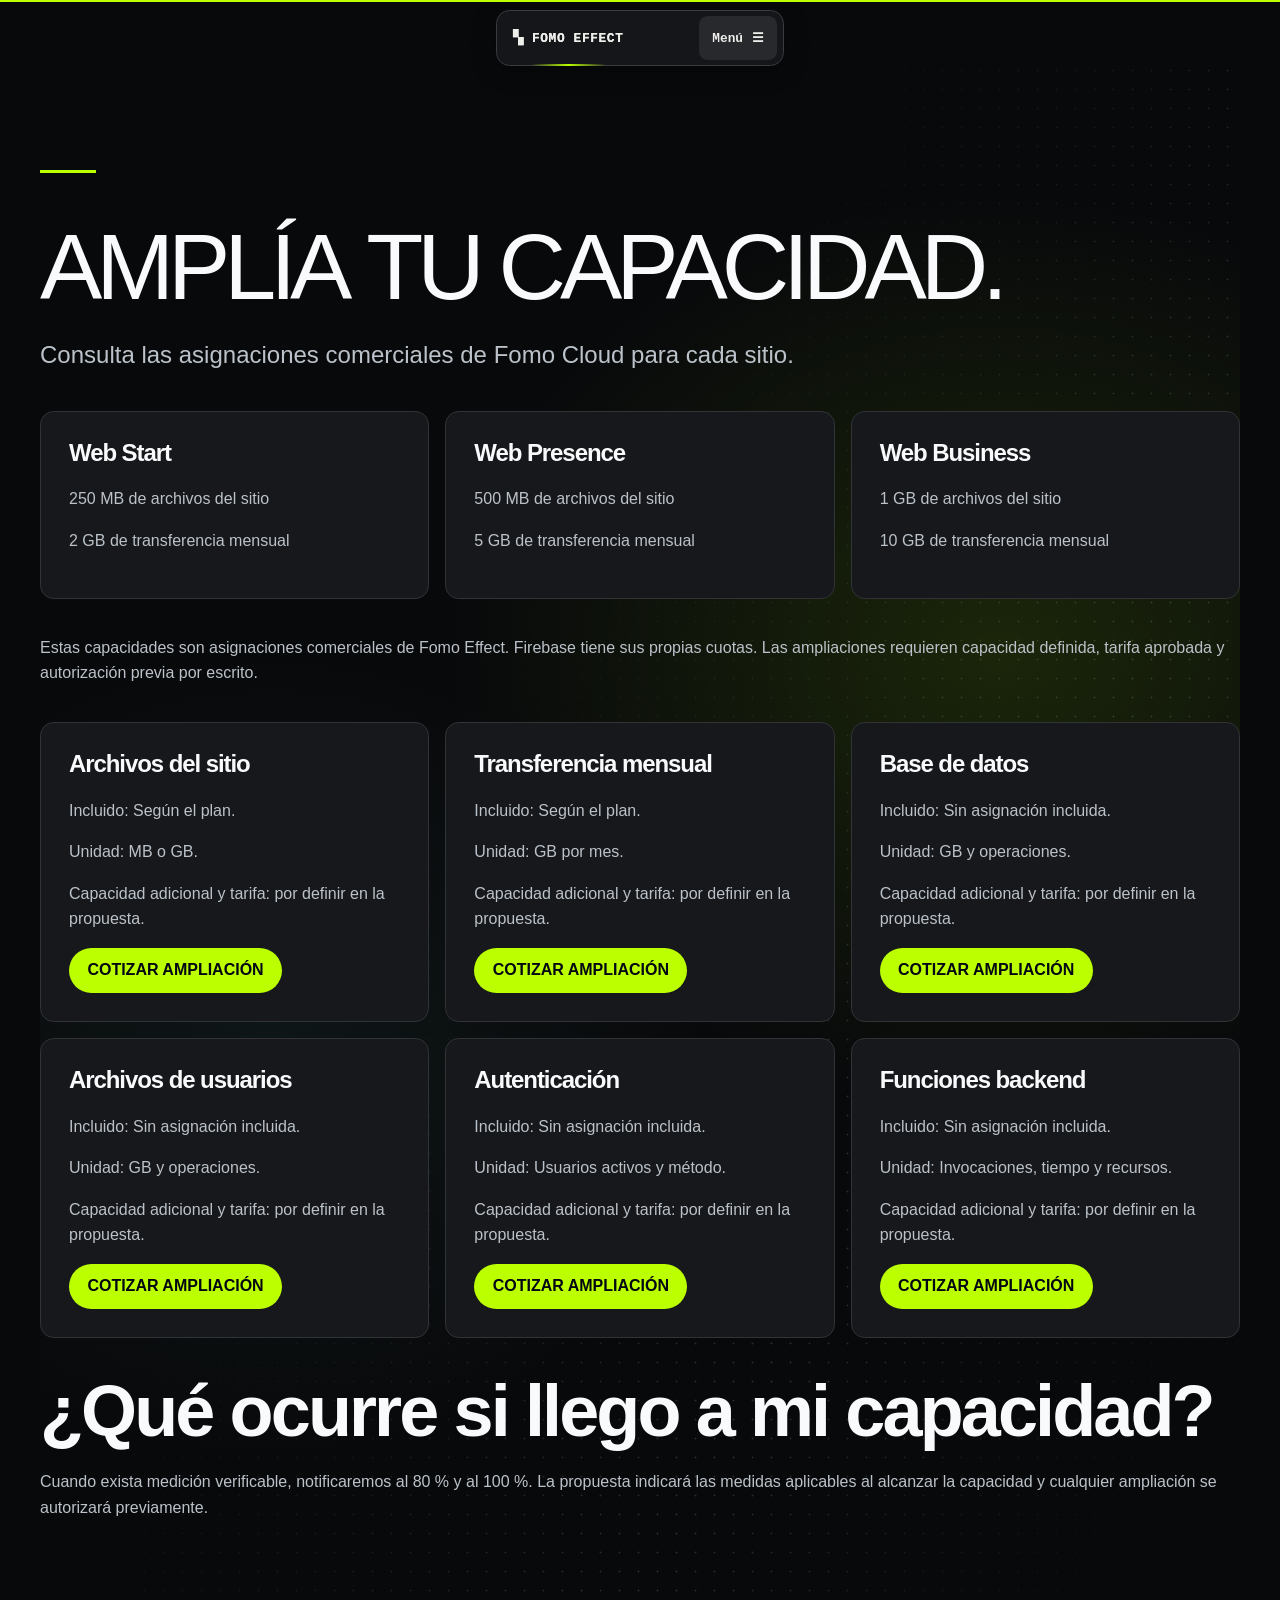
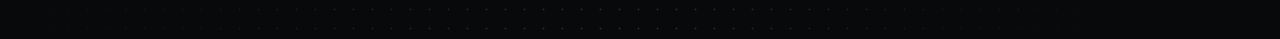
<file: web-leasing/cloud/index.html>
<!doctype html>
<html data-motion="full" lang="es-MX"><head><meta charset="utf-8"><meta name="viewport" content="width=device-width, initial-scale=1, viewport-fit=cover"><title>Fomo Cloud | Fomo Effect</title><meta name="description" content="Capacidad comercial de alojamiento y ampliaciones por proyecto."><link rel="stylesheet" href="../../assets/private-services-fonts.css?v=3fe94cc43f"><link rel="stylesheet" href="../../assets/fomo.css?v=4195ad282b"><link rel="stylesheet" href="../leasing.css?v=201b5c31f1"><script src="../leasing.js?v=64b75af594" defer></script><script defer src="../../assets/fomo.js?v=4f8b01a9b7"></script><link rel="stylesheet" href="../../assets/interior.css?v=4031ff5189"><link rel="stylesheet" href="../../assets/navigation.css?v=a0c0f29eb2"><script defer src="../../assets/interior.js?v=765bd95e82"></script><link rel="stylesheet" href="../../assets/scroll-motion.css?v=012447ab73"><script defer src="../../assets/scroll-motion.js?v=6505c759d2"></script></head><body class="fomo-standalone leasing"><a class="leasing-skip" href="#contenido">Saltar al contenido</a><div class="site-nav"><a class="site-brand" aria-label="FOMO EFFECT, inicio" href="../../index.html">▚ FOMO EFFECT</a><details><summary>Menú <span aria-hidden="true">☰</span></summary><nav aria-label="Navegación principal"><div><b>Estudio</b><a href="../../index.html">Inicio</a><a href="../../index.html#services">Servicios</a><a href="../../planes/index.html">Planes</a><a href="../../index.html#contact">Contacto</a></div><div><b>Private Clients</b><a href="../../private-clients/index.html">Private Clients</a><a href="../../private-clients/servicios/index.html">Guía de servicios</a></div><div><b>Web Leasing</b><a href="../../web-leasing/index.html">Web Leasing</a><a href="../../web-leasing/mods/index.html">Fomo Mods</a><a href="../../web-leasing/cloud/index.html" aria-current="page">Fomo Cloud</a><a href="../../web-leasing/adquirir-mi-sitio/index.html">Adquirir mi sitio</a><a href="../../web-leasing/condiciones/index.html">Condiciones</a><a href="../../web-leasing/solicitud/index.html">Solicitudes</a></div></nav></details></div><main class="fomo-prices" id="contenido"><div><h1>AMPLÍA TU CAPACIDAD.</h1><p class="leasing-lead">Consulta las asignaciones comerciales de Fomo Cloud para cada sitio.</p><div class="fomo-grid"><article><h3>Web Start</h3><p>250 MB de archivos del sitio</p><p>2 GB de transferencia mensual</p></article><article><h3>Web Presence</h3><p>500 MB de archivos del sitio</p><p>5 GB de transferencia mensual</p></article><article><h3>Web Business</h3><p>1 GB de archivos del sitio</p><p>10 GB de transferencia mensual</p></article></div><p>Estas capacidades son asignaciones comerciales de Fomo Effect. Firebase tiene sus propias cuotas. Las ampliaciones requieren capacidad definida, tarifa aprobada y autorización previa por escrito.</p><div class="fomo-grid"><article><h3>Archivos del sitio</h3><p>Incluido: Según el plan.</p><p>Unidad: MB o GB.</p><p>Capacidad adicional y tarifa: por definir en la propuesta.</p><a class="fomo-cta" href="../solicitud/index.html?tipo=cloud&recurso=Archivos%20del%20sitio">COTIZAR AMPLIACIÓN</a></article><article><h3>Transferencia mensual</h3><p>Incluido: Según el plan.</p><p>Unidad: GB por mes.</p><p>Capacidad adicional y tarifa: por definir en la propuesta.</p><a class="fomo-cta" href="../solicitud/index.html?tipo=cloud&recurso=Transferencia%20mensual">COTIZAR AMPLIACIÓN</a></article><article><h3>Base de datos</h3><p>Incluido: Sin asignación incluida.</p><p>Unidad: GB y operaciones.</p><p>Capacidad adicional y tarifa: por definir en la propuesta.</p><a class="fomo-cta" href="../solicitud/index.html?tipo=cloud&recurso=Base%20de%20datos">COTIZAR AMPLIACIÓN</a></article><article><h3>Archivos de usuarios</h3><p>Incluido: Sin asignación incluida.</p><p>Unidad: GB y operaciones.</p><p>Capacidad adicional y tarifa: por definir en la propuesta.</p><a class="fomo-cta" href="../solicitud/index.html?tipo=cloud&recurso=Archivos%20de%20usuarios">COTIZAR AMPLIACIÓN</a></article><article><h3>Autenticación</h3><p>Incluido: Sin asignación incluida.</p><p>Unidad: Usuarios activos y método.</p><p>Capacidad adicional y tarifa: por definir en la propuesta.</p><a class="fomo-cta" href="../solicitud/index.html?tipo=cloud&recurso=Autenticaci%C3%B3n">COTIZAR AMPLIACIÓN</a></article><article><h3>Funciones backend</h3><p>Incluido: Sin asignación incluida.</p><p>Unidad: Invocaciones, tiempo y recursos.</p><p>Capacidad adicional y tarifa: por definir en la propuesta.</p><a class="fomo-cta" href="../solicitud/index.html?tipo=cloud&recurso=Funciones%20backend">COTIZAR AMPLIACIÓN</a></article></div><h2>¿Qué ocurre si llego a mi capacidad?</h2><p>Cuando exista medición verificable, notificaremos al 80 % y al 100 %. La propuesta indicará las medidas aplicables al alcanzar la capacidad y cualquier ampliación se autorizará previamente.</p></div></main></body></html>
</file>
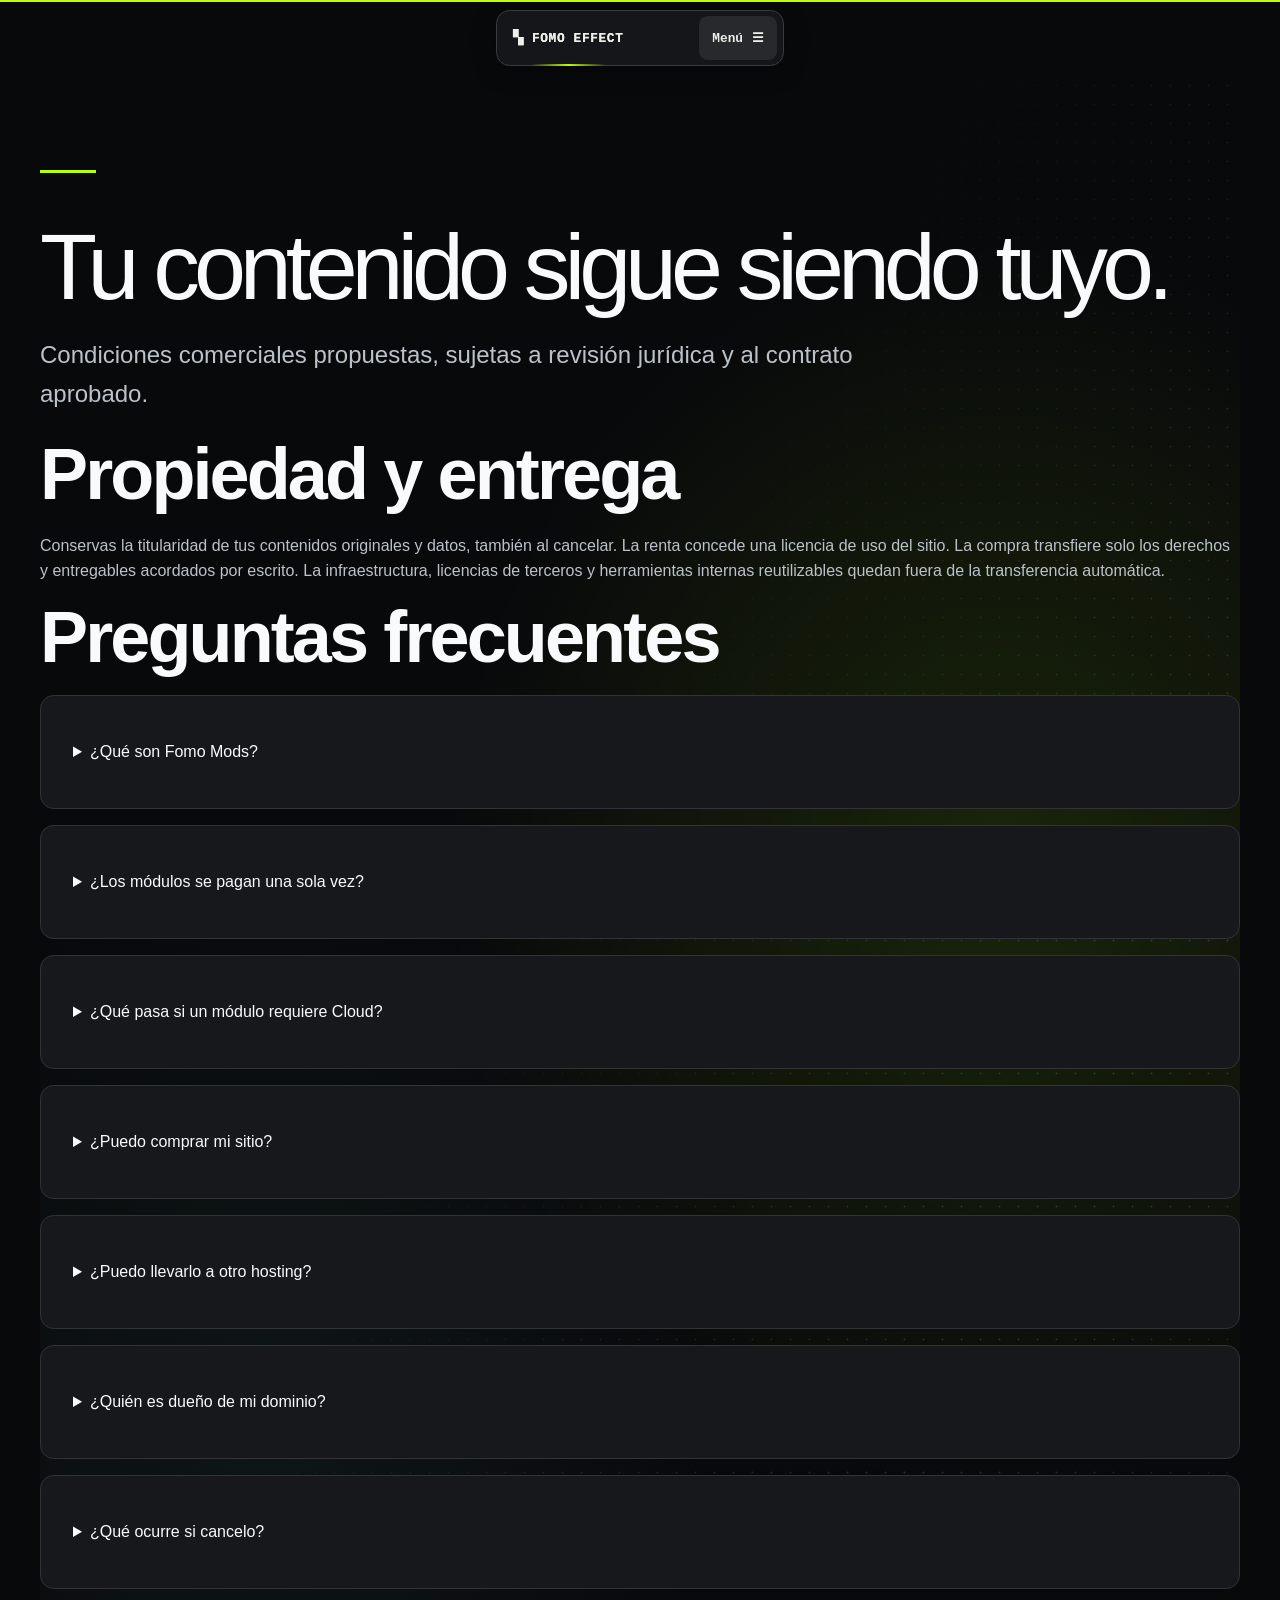
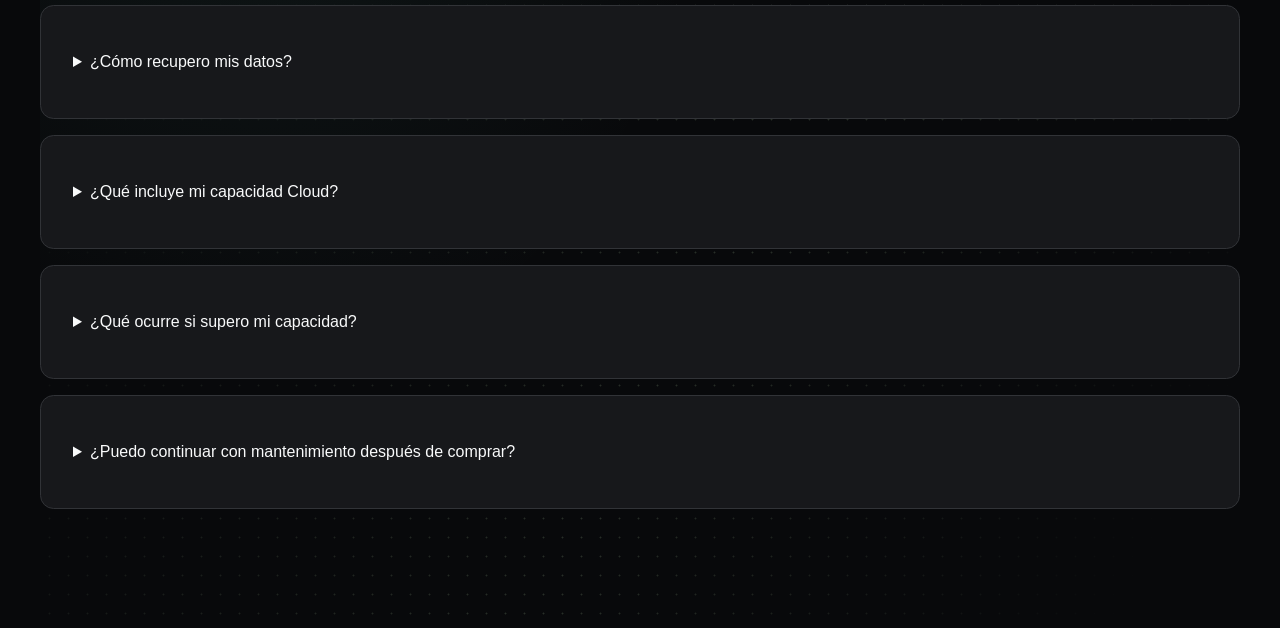
<file: web-leasing/condiciones/index.html>
<!doctype html>
<html data-motion="full" lang="es-MX"><head><meta charset="utf-8"><meta name="viewport" content="width=device-width, initial-scale=1, viewport-fit=cover"><title>Propiedad y cancelación | Fomo Effect</title><meta name="description" content="Condiciones comerciales propuestas para Web Leasing, propiedad y cancelación."><link rel="stylesheet" href="../../assets/private-services-fonts.css?v=3fe94cc43f"><link rel="stylesheet" href="../../assets/fomo.css?v=4195ad282b"><link rel="stylesheet" href="../leasing.css?v=201b5c31f1"><script src="../leasing.js?v=64b75af594" defer></script><script defer src="../../assets/fomo.js?v=4f8b01a9b7"></script><link rel="stylesheet" href="../../assets/interior.css?v=4031ff5189"><link rel="stylesheet" href="../../assets/navigation.css?v=a0c0f29eb2"><script defer src="../../assets/interior.js?v=765bd95e82"></script><link rel="stylesheet" href="../../assets/scroll-motion.css?v=012447ab73"><script defer src="../../assets/scroll-motion.js?v=6505c759d2"></script></head><body class="fomo-standalone leasing"><a class="leasing-skip" href="#contenido">Saltar al contenido</a><div class="site-nav"><a class="site-brand" aria-label="FOMO EFFECT, inicio" href="../../index.html">▚ FOMO EFFECT</a><details><summary>Menú <span aria-hidden="true">☰</span></summary><nav aria-label="Navegación principal"><div><b>Estudio</b><a href="../../index.html">Inicio</a><a href="../../index.html#services">Servicios</a><a href="../../planes/index.html">Planes</a><a href="../../index.html#contact">Contacto</a></div><div><b>Private Clients</b><a href="../../private-clients/index.html">Private Clients</a><a href="../../private-clients/servicios/index.html">Guía de servicios</a></div><div><b>Web Leasing</b><a href="../../web-leasing/index.html">Web Leasing</a><a href="../../web-leasing/mods/index.html">Fomo Mods</a><a href="../../web-leasing/cloud/index.html">Fomo Cloud</a><a href="../../web-leasing/adquirir-mi-sitio/index.html">Adquirir mi sitio</a><a href="../../web-leasing/condiciones/index.html" aria-current="page">Condiciones</a><a href="../../web-leasing/solicitud/index.html">Solicitudes</a></div></nav></details></div><main class="fomo-prices" id="contenido"><div><h1>Tu contenido sigue siendo tuyo.</h1><p class="leasing-lead">Condiciones comerciales propuestas, sujetas a revisión jurídica y al contrato aprobado.</p><h2>Propiedad y entrega</h2><p>Conservas la titularidad de tus contenidos originales y datos, también al cancelar. La renta concede una licencia de uso del sitio. La compra transfiere solo los derechos y entregables acordados por escrito. La infraestructura, licencias de terceros y herramientas internas reutilizables quedan fuera de la transferencia automática.</p><h2>Preguntas frecuentes</h2><details class="leasing-panel"><summary>¿Qué son Fomo Mods?</summary><p>Complementos para ampliar funciones del sitio según su compatibilidad. <a href="../mods/index.html">Ver catálogo</a>.</p></details><details class="leasing-panel"><summary>¿Los módulos se pagan una sola vez?</summary><p>La implementación tiene un costo inicial único. Cloud, licencias y servicios externos pueden generar cargos recurrentes acordados por separado.</p></details><details class="leasing-panel"><summary>¿Qué pasa si un módulo requiere Cloud?</summary><p>La propuesta identifica los recursos necesarios, la capacidad y la tarifa aplicable. <a href="../cloud/index.html">Ver capacidad Cloud</a>.</p></details><details class="leasing-panel"><summary>¿Puedo comprar mi sitio?</summary><p>Sí, puedes solicitar una propuesta individual para adquirir los entregables y derechos acordados. <a href="../adquirir-mi-sitio/index.html">Ver opciones de adquisición</a>.</p></details><details class="leasing-panel"><summary>¿Puedo llevarlo a otro hosting?</summary><p>Al adquirir el sitio puedes contratar alojamiento y mantenimiento externos. La propuesta define los archivos, credenciales y accesos que corresponda entregar o migrar.</p></details><details class="leasing-panel"><summary>¿Quién es dueño de mi dominio?</summary><p>El dominio personalizado se registra preferentemente a tu nombre. Un subdominio de Fomo Effect forma parte del servicio y carece de propiedad independiente transferible.</p></details><details class="leasing-panel"><summary>¿Qué ocurre si cancelo?</summary><p>Solicita la cancelación por un canal verificable. El sitio sigue activo hasta que termina el periodo pagado, salvo otra condición contractual válida. La compra definitiva es opcional y se cotiza por separado.</p></details><details class="leasing-panel"><summary>¿Cómo recupero mis datos?</summary><p>Puedes solicitar la exportación de tus contenidos y datos. Se propone un plazo de 30 días tras el fin del servicio, sujeto a revisión contractual. Los plazos y condiciones se comunicarán antes de eliminar datos y respetarán las obligaciones legales aplicables.</p></details><details class="leasing-panel"><summary>¿Qué incluye mi capacidad Cloud?</summary><p>Incluye los archivos del sitio y la transferencia indicada en tu plan. Base de datos, archivos de usuarios, autenticación y backend se cotizan según el proyecto. <a href="../cloud/index.html">Ver capacidades</a>.</p></details><details class="leasing-panel"><summary>¿Qué ocurre si supero mi capacidad?</summary><p>Revisamos las medidas aplicables y te proponemos una ampliación si hace falta. Los cargos adicionales requieren aprobación previa.</p></details><details class="leasing-panel"><summary>¿Puedo continuar con mantenimiento después de comprar?</summary><p>Sí. El mantenimiento de Fomo Effect es opcional y también puedes trabajar con otro proveedor. <a href="../solicitud/index.html?tipo=mantenimiento">Solicitar mantenimiento</a>.</p></details></div></main></body></html>
</file>
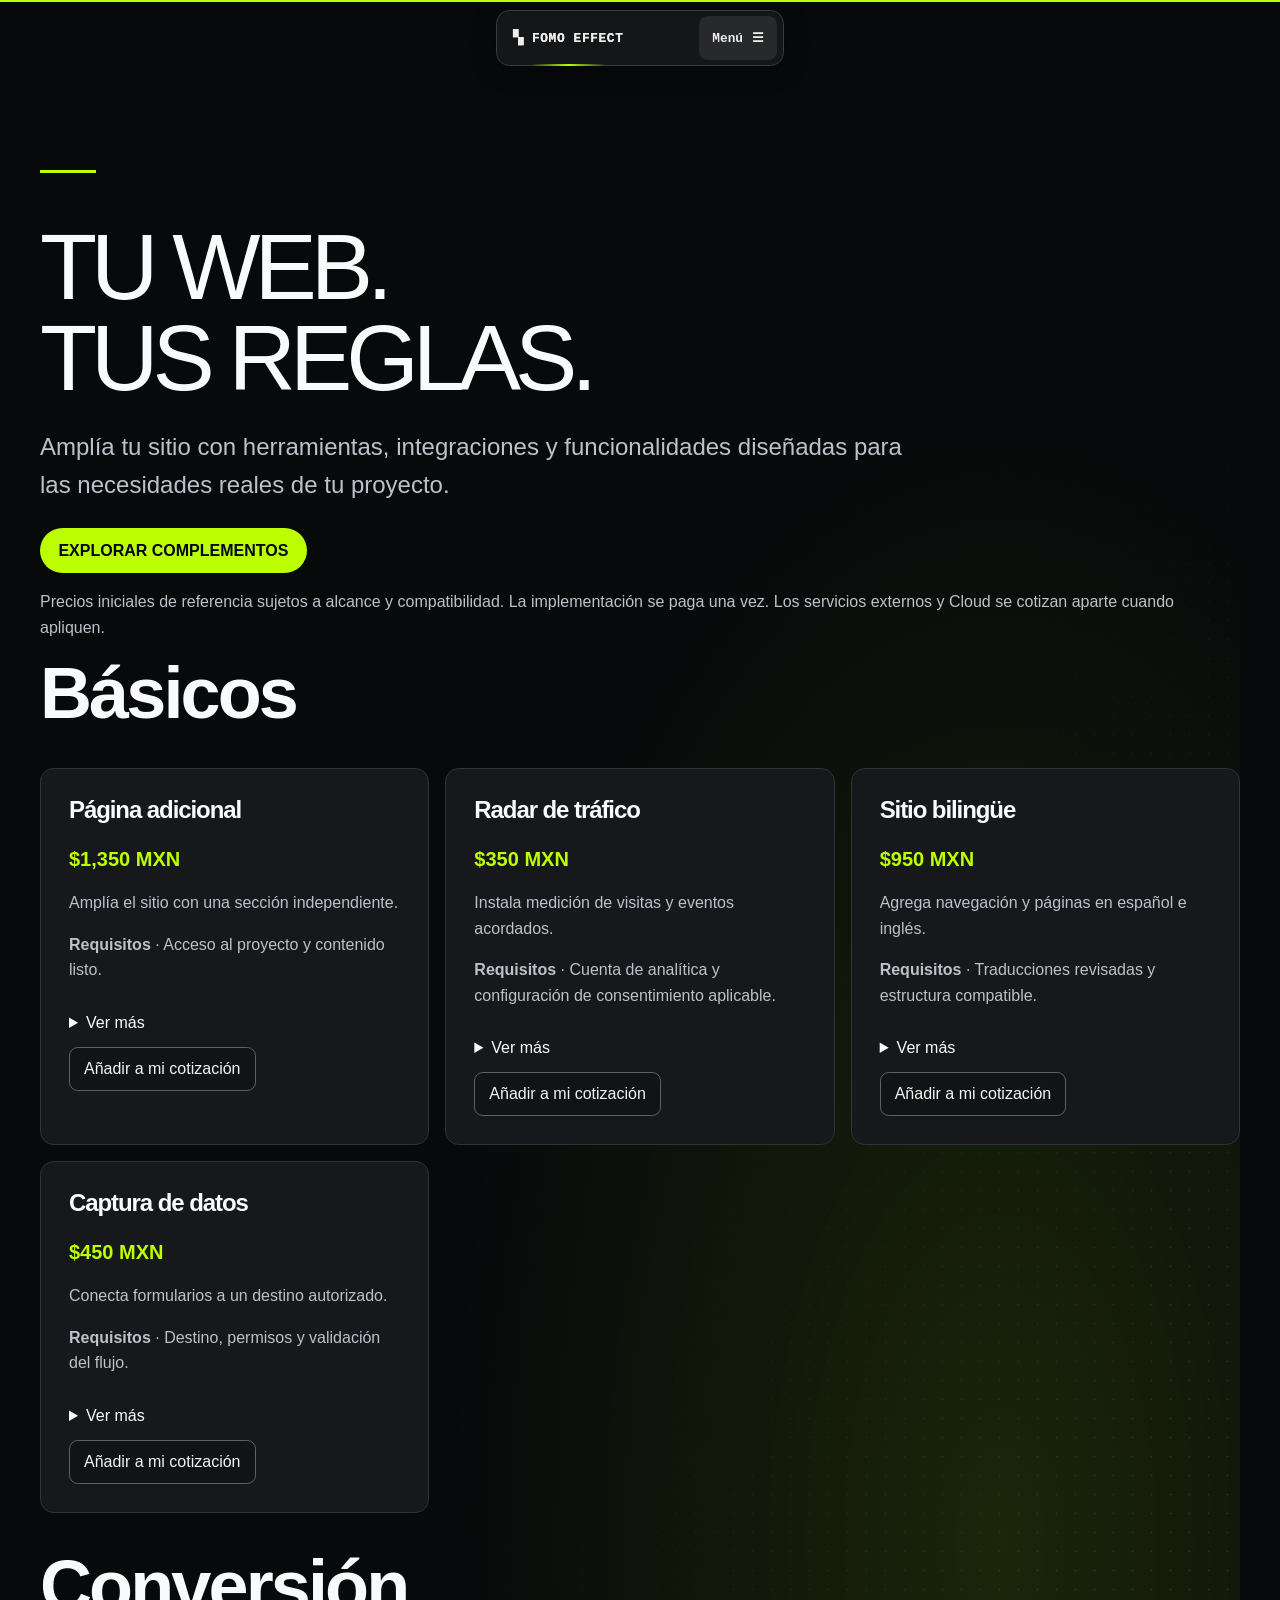
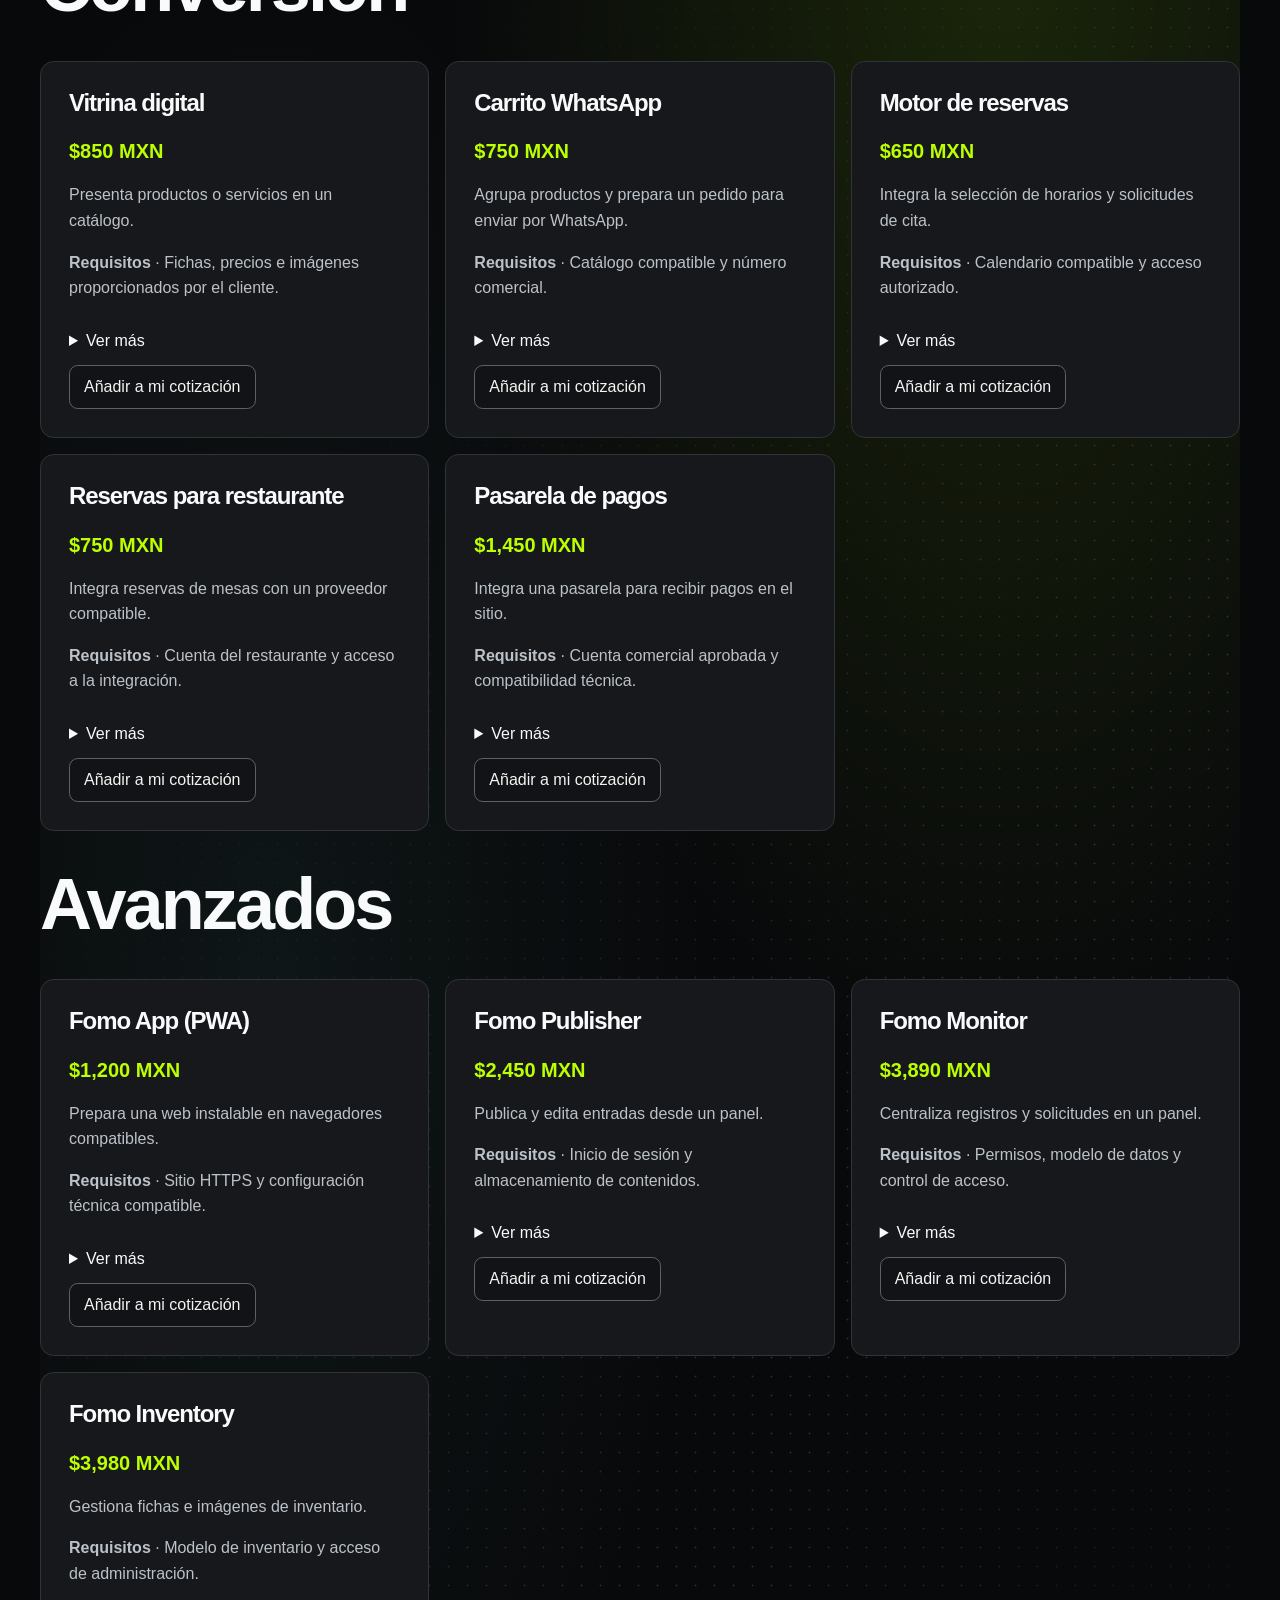
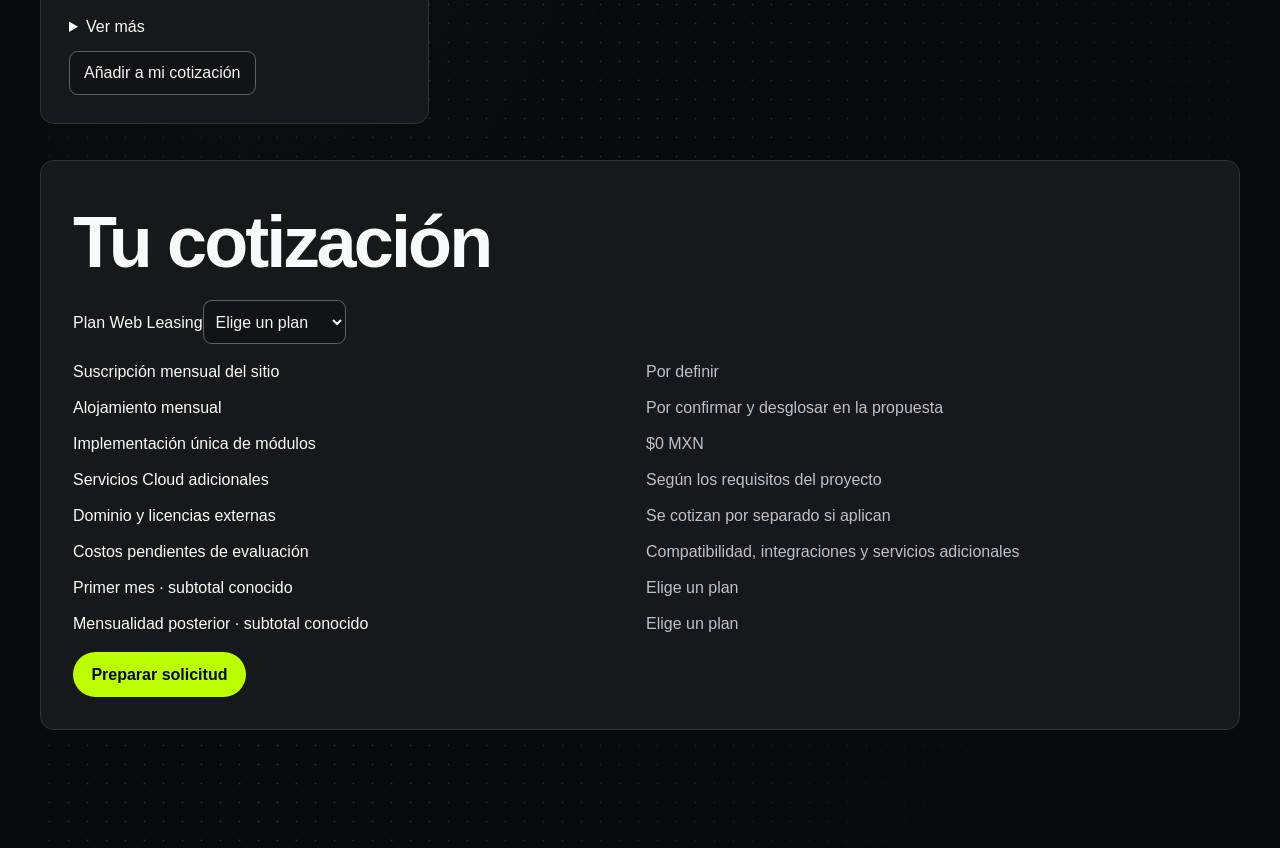
<file: web-leasing/mods/index.html>
<!doctype html>
<html data-motion="full" lang="es-MX"><head><meta charset="utf-8"><meta name="viewport" content="width=device-width, initial-scale=1, viewport-fit=cover"><title>Fomo Mods | Fomo Effect</title><meta name="description" content="Complementos para tu sitio y cotizador de Web Leasing."><link rel="stylesheet" href="../../assets/private-services-fonts.css?v=3fe94cc43f"><link rel="stylesheet" href="../../assets/fomo.css?v=4195ad282b"><link rel="stylesheet" href="../leasing.css?v=201b5c31f1"><script src="../leasing.js?v=64b75af594" defer></script><script defer src="../../assets/fomo.js?v=4f8b01a9b7"></script><link rel="stylesheet" href="../../assets/interior.css?v=4031ff5189"><link rel="stylesheet" href="../../assets/navigation.css?v=a0c0f29eb2"><script defer src="../../assets/interior.js?v=765bd95e82"></script><link rel="stylesheet" href="../../assets/scroll-motion.css?v=012447ab73"><script defer src="../../assets/scroll-motion.js?v=6505c759d2"></script></head><body class="fomo-standalone leasing"><a class="leasing-skip" href="#contenido">Saltar al contenido</a><div class="site-nav"><a class="site-brand" aria-label="FOMO EFFECT, inicio" href="../../index.html">▚ FOMO EFFECT</a><details><summary>Menú <span aria-hidden="true">☰</span></summary><nav aria-label="Navegación principal"><div><b>Estudio</b><a href="../../index.html">Inicio</a><a href="../../index.html#services">Servicios</a><a href="../../planes/index.html">Planes</a><a href="../../index.html#contact">Contacto</a></div><div><b>Private Clients</b><a href="../../private-clients/index.html">Private Clients</a><a href="../../private-clients/servicios/index.html">Guía de servicios</a></div><div><b>Web Leasing</b><a href="../../web-leasing/index.html">Web Leasing</a><a href="../../web-leasing/mods/index.html" aria-current="page">Fomo Mods</a><a href="../../web-leasing/cloud/index.html">Fomo Cloud</a><a href="../../web-leasing/adquirir-mi-sitio/index.html">Adquirir mi sitio</a><a href="../../web-leasing/condiciones/index.html">Condiciones</a><a href="../../web-leasing/solicitud/index.html">Solicitudes</a></div></nav></details></div><main class="fomo-prices" id="contenido"><div><h1>TU WEB.<br>TUS REGLAS.</h1><p class="leasing-lead">Amplía tu sitio con herramientas, integraciones y funcionalidades diseñadas para las necesidades reales de tu proyecto.</p><a class="fomo-cta" href="#complementos">EXPLORAR COMPLEMENTOS</a><p>Precios iniciales de referencia sujetos a alcance y compatibilidad. La implementación se paga una vez. Los servicios externos y Cloud se cotizan aparte cuando apliquen.</p><section id="complementos" data-mods><h2>Básicos</h2><div class="fomo-grid"><article><h3>Página adicional</h3><strong>$1,350 MXN</strong><p>Amplía el sitio con una sección independiente.</p><p><b>Requisitos</b> · Acceso al proyecto y contenido listo.</p><details><summary>Ver más<span class="leasing-sr"> sobre Página adicional</span></summary><p>Diseño especial o redacción se cotizan aparte.</p><p>Antes de implementar, revisamos compatibilidad y confirmamos entregables y dependencias en la propuesta.</p></details><button type="button" data-mod="pagina" aria-pressed="false">Añadir a mi cotización</button></article><article><h3>Radar de tráfico</h3><strong>$350 MXN</strong><p>Instala medición de visitas y eventos acordados.</p><p><b>Requisitos</b> · Cuenta de analítica y configuración de consentimiento aplicable.</p><details><summary>Ver más<span class="leasing-sr"> sobre Radar de tráfico</span></summary><p>Herramientas, licencias y análisis continuo se cotizan aparte.</p><p>Antes de implementar, revisamos compatibilidad y confirmamos entregables y dependencias en la propuesta.</p></details><button type="button" data-mod="radar" aria-pressed="false">Añadir a mi cotización</button></article><article><h3>Sitio bilingüe</h3><strong>$950 MXN</strong><p>Agrega navegación y páginas en español e inglés.</p><p><b>Requisitos</b> · Traducciones revisadas y estructura compatible.</p><details><summary>Ver más<span class="leasing-sr"> sobre Sitio bilingüe</span></summary><p>Traducción profesional y contenidos adicionales se cotizan aparte.</p><p>Antes de implementar, revisamos compatibilidad y confirmamos entregables y dependencias en la propuesta.</p></details><button type="button" data-mod="bilingue" aria-pressed="false">Añadir a mi cotización</button></article><article><h3>Captura de datos</h3><strong>$450 MXN</strong><p>Conecta formularios a un destino autorizado.</p><p><b>Requisitos</b> · Destino, permisos y validación del flujo.</p><details><summary>Ver más<span class="leasing-sr"> sobre Captura de datos</span></summary><p>Almacenamiento, automatización y protección adicional se evalúan por separado.</p><p>Antes de implementar, revisamos compatibilidad y confirmamos entregables y dependencias en la propuesta.</p></details><button type="button" data-mod="datos" aria-pressed="false">Añadir a mi cotización</button></article></div><h2>Conversión</h2><div class="fomo-grid"><article><h3>Vitrina digital</h3><strong>$850 MXN</strong><p>Presenta productos o servicios en un catálogo.</p><p><b>Requisitos</b> · Fichas, precios e imágenes proporcionados por el cliente.</p><details><summary>Ver más<span class="leasing-sr"> sobre Vitrina digital</span></summary><p>Inventario dinámico e integraciones se cotizan aparte.</p><p>Antes de implementar, revisamos compatibilidad y confirmamos entregables y dependencias en la propuesta.</p></details><button type="button" data-mod="vitrina" aria-pressed="false">Añadir a mi cotización</button></article><article><h3>Carrito WhatsApp</h3><strong>$750 MXN</strong><p>Agrupa productos y prepara un pedido para enviar por WhatsApp.</p><p><b>Requisitos</b> · Catálogo compatible y número comercial.</p><details><summary>Ver más<span class="leasing-sr"> sobre Carrito WhatsApp</span></summary><p>Pagos, inventario y automatización no están incluidos.</p><p>Antes de implementar, revisamos compatibilidad y confirmamos entregables y dependencias en la propuesta.</p></details><button type="button" data-mod="carrito" aria-pressed="false">Añadir a mi cotización</button></article><article><h3>Motor de reservas</h3><strong>$650 MXN</strong><p>Integra la selección de horarios y solicitudes de cita.</p><p><b>Requisitos</b> · Calendario compatible y acceso autorizado.</p><details><summary>Ver más<span class="leasing-sr"> sobre Motor de reservas</span></summary><p>Suscripción del calendario, mensajes y sincronización avanzada se evalúan.</p><p>Antes de implementar, revisamos compatibilidad y confirmamos entregables y dependencias en la propuesta.</p></details><button type="button" data-mod="motor" aria-pressed="false">Añadir a mi cotización</button></article><article><h3>Reservas para restaurante</h3><strong>$750 MXN</strong><p>Integra reservas de mesas con un proveedor compatible.</p><p><b>Requisitos</b> · Cuenta del restaurante y acceso a la integración.</p><details><summary>Ver más<span class="leasing-sr"> sobre Reservas para restaurante</span></summary><p>Licencias, comisiones y costos del proveedor van por separado.</p><p>Antes de implementar, revisamos compatibilidad y confirmamos entregables y dependencias en la propuesta.</p></details><button type="button" data-mod="restaurante" aria-pressed="false">Añadir a mi cotización</button></article><article><h3>Pasarela de pagos</h3><strong>$1,450 MXN</strong><p>Integra una pasarela para recibir pagos en el sitio.</p><p><b>Requisitos</b> · Cuenta comercial aprobada y compatibilidad técnica.</p><details><summary>Ver más<span class="leasing-sr"> sobre Pasarela de pagos</span></summary><p>Comisiones, licencias y requisitos del proveedor van por separado.</p><p>Antes de implementar, revisamos compatibilidad y confirmamos entregables y dependencias en la propuesta.</p></details><button type="button" data-mod="pagos" aria-pressed="false">Añadir a mi cotización</button></article></div><h2>Avanzados</h2><div class="fomo-grid"><article><h3>Fomo App (PWA)</h3><strong>$1,200 MXN</strong><p>Prepara una web instalable en navegadores compatibles.</p><p><b>Requisitos</b> · Sitio HTTPS y configuración técnica compatible.</p><details><summary>Ver más<span class="leasing-sr"> sobre Fomo App (PWA)</span></summary><p>Publicación en tiendas y funciones fuera de línea avanzadas se evalúan.</p><p>Antes de implementar, revisamos compatibilidad y confirmamos entregables y dependencias en la propuesta.</p></details><button type="button" data-mod="app" aria-pressed="false">Añadir a mi cotización</button></article><article><h3>Fomo Publisher</h3><strong>$2,450 MXN</strong><p>Publica y edita entradas desde un panel.</p><p><b>Requisitos</b> · Inicio de sesión y almacenamiento de contenidos.</p><details><summary>Ver más<span class="leasing-sr"> sobre Fomo Publisher</span></summary><p>Cloud para autenticación, base de datos y archivos según el alcance.</p><p>Antes de implementar, revisamos compatibilidad y confirmamos entregables y dependencias en la propuesta.</p></details><button type="button" data-mod="publisher" aria-pressed="false">Añadir a mi cotización</button></article><article><h3>Fomo Monitor</h3><strong>$3,890 MXN</strong><p>Centraliza registros y solicitudes en un panel.</p><p><b>Requisitos</b> · Permisos, modelo de datos y control de acceso.</p><details><summary>Ver más<span class="leasing-sr"> sobre Fomo Monitor</span></summary><p>Cloud para autenticación, base de datos y funciones según el alcance.</p><p>Antes de implementar, revisamos compatibilidad y confirmamos entregables y dependencias en la propuesta.</p></details><button type="button" data-mod="monitor" aria-pressed="false">Añadir a mi cotización</button></article><article><h3>Fomo Inventory</h3><strong>$3,980 MXN</strong><p>Gestiona fichas e imágenes de inventario.</p><p><b>Requisitos</b> · Modelo de inventario y acceso de administración.</p><details><summary>Ver más<span class="leasing-sr"> sobre Fomo Inventory</span></summary><p>Cloud para base de datos, archivos y autenticación según el alcance.</p><p>Antes de implementar, revisamos compatibilidad y confirmamos entregables y dependencias en la propuesta.</p></details><button type="button" data-mod="inventory" aria-pressed="false">Añadir a mi cotización</button></article></div><section class="leasing-panel" id="cotizacion"><h2>Tu cotización</h2><label for="quote-plan">Plan Web Leasing</label><select id="quote-plan"><option value="">Elige un plan</option><option value="start">Web Start</option><option value="presence">Web Presence</option><option value="business">Web Business</option></select><p id="quote-status" role="status"></p><ul id="quote-items"></ul><dl id="quote-totals"></dl><a class="fomo-cta" href="../solicitud/index.html?tipo=mods">Preparar solicitud</a><noscript>Activa JavaScript para calcular y conservar la selección.</noscript></section></section></div></main></body></html>
</file>
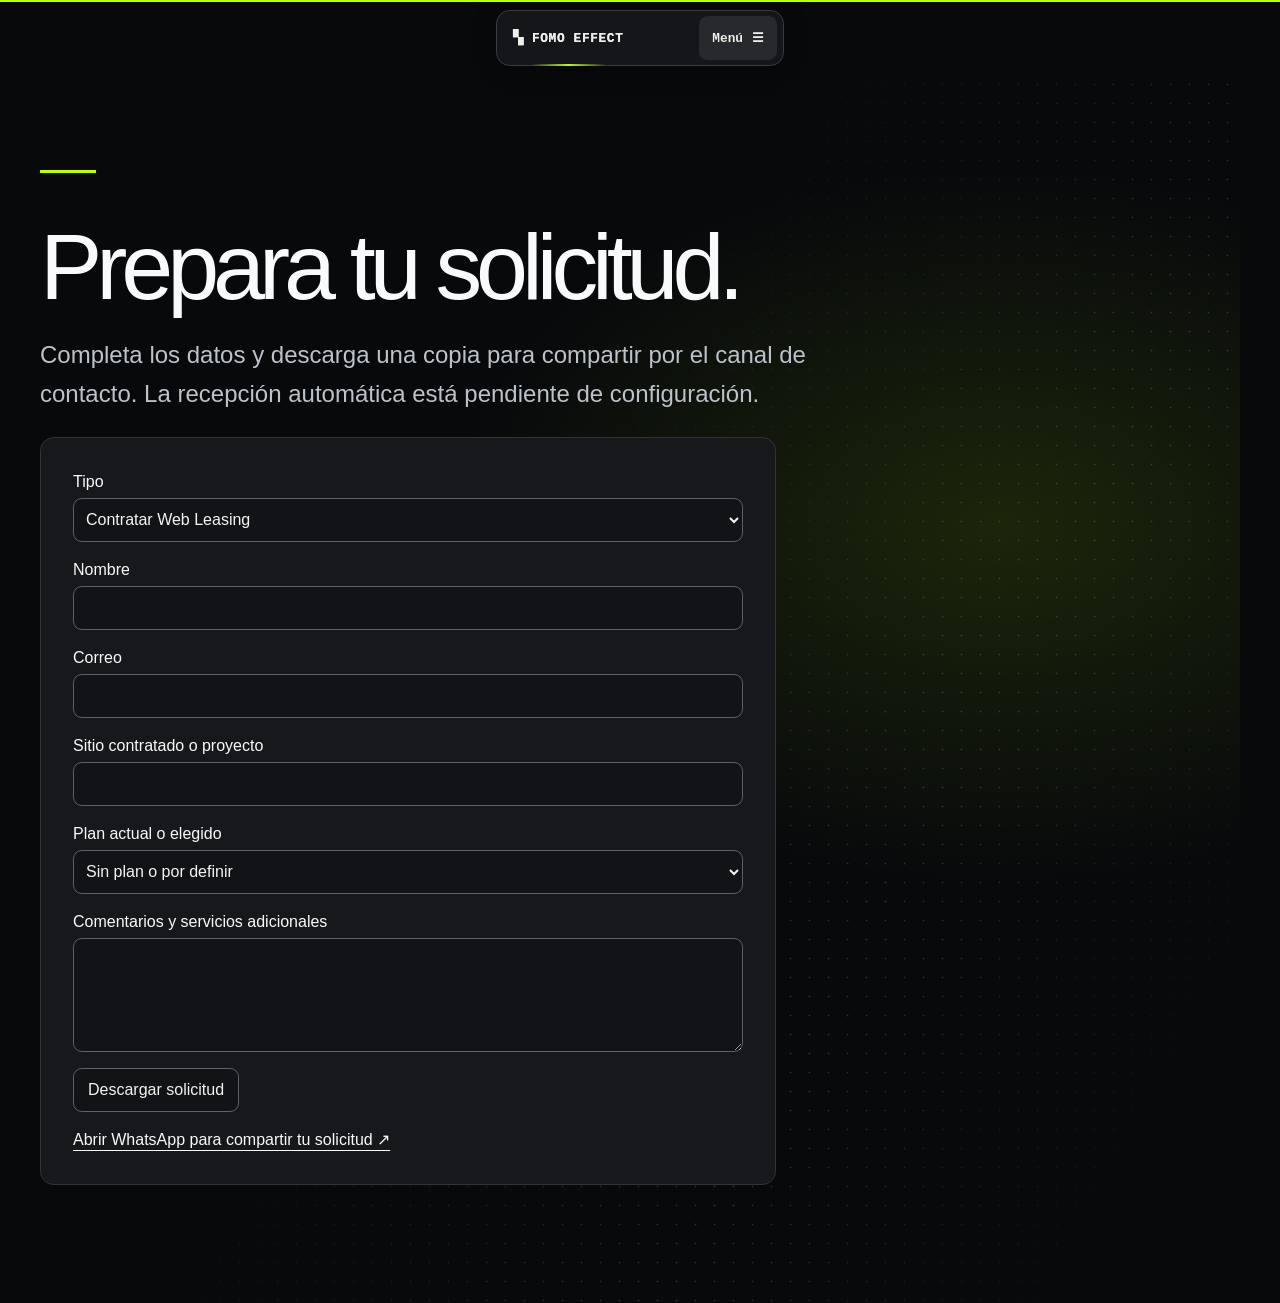
<file: web-leasing/solicitud/index.html>
<!doctype html>
<html data-motion="full" lang="es-MX"><head><meta charset="utf-8"><meta name="viewport" content="width=device-width, initial-scale=1, viewport-fit=cover"><title>Preparar una solicitud | Fomo Effect</title><meta name="description" content="Prepara solicitudes de renta, módulos, Cloud, compra y mantenimiento."><link rel="stylesheet" href="../../assets/private-services-fonts.css?v=3fe94cc43f"><link rel="stylesheet" href="../../assets/fomo.css?v=4195ad282b"><link rel="stylesheet" href="../leasing.css?v=201b5c31f1"><script src="../leasing.js?v=64b75af594" defer></script><script defer src="../../assets/fomo.js?v=4f8b01a9b7"></script><link rel="stylesheet" href="../../assets/interior.css?v=4031ff5189"><link rel="stylesheet" href="../../assets/navigation.css?v=a0c0f29eb2"><script defer src="../../assets/interior.js?v=765bd95e82"></script><link rel="stylesheet" href="../../assets/scroll-motion.css?v=012447ab73"><script defer src="../../assets/scroll-motion.js?v=6505c759d2"></script></head><body class="fomo-standalone leasing"><a class="leasing-skip" href="#contenido">Saltar al contenido</a><div class="site-nav"><a class="site-brand" aria-label="FOMO EFFECT, inicio" href="../../index.html">▚ FOMO EFFECT</a><details><summary>Menú <span aria-hidden="true">☰</span></summary><nav aria-label="Navegación principal"><div><b>Estudio</b><a href="../../index.html">Inicio</a><a href="../../index.html#services">Servicios</a><a href="../../planes/index.html">Planes</a><a href="../../index.html#contact">Contacto</a></div><div><b>Private Clients</b><a href="../../private-clients/index.html">Private Clients</a><a href="../../private-clients/servicios/index.html">Guía de servicios</a></div><div><b>Web Leasing</b><a href="../../web-leasing/index.html">Web Leasing</a><a href="../../web-leasing/mods/index.html">Fomo Mods</a><a href="../../web-leasing/cloud/index.html">Fomo Cloud</a><a href="../../web-leasing/adquirir-mi-sitio/index.html">Adquirir mi sitio</a><a href="../../web-leasing/condiciones/index.html">Condiciones</a><a href="../../web-leasing/solicitud/index.html" aria-current="page">Solicitudes</a></div></nav></details></div><main class="fomo-prices" id="contenido"><div><h1>Prepara tu solicitud.</h1><p class="leasing-lead">Completa los datos y descarga una copia para compartir por el canal de contacto. La recepción automática está pendiente de configuración.</p><form class="leasing-panel leasing-form" id="request" method="post"><label>Tipo<select name="tipo" required><option value="leasing">Contratar Web Leasing</option><option value="mods">Solicitar Fomo Mods</option><option value="cloud">Ampliar Fomo Cloud</option><option value="compra">Solicitar compra definitiva</option><option value="mantenimiento">Solicitar mantenimiento</option></select></label><label>Nombre<input name="cliente" autocomplete="name" required maxlength="100"></label><label>Correo<input name="correo" type="email" autocomplete="email" required maxlength="150"></label><label>Sitio contratado o proyecto<input name="sitio" maxlength="180" required></label><label>Plan actual o elegido<select name="plan" required><option value="sin-plan">Sin plan o por definir</option><option value="start">Web Start</option><option value="presence">Web Presence</option><option value="business">Web Business</option></select></label><fieldset id="buyout-fields" hidden><legend>Datos de adquisición</legend><label>Motivo<textarea name="motivo" rows="3" maxlength="1500"></textarea></label><label>¿Deseas continuar con Fomo Cloud?<select name="cloud"><option value="Por definir">Por definir</option><option>Sí</option><option>No</option></select></label><label>¿Requieres mantenimiento?<select name="mantenimiento"><option value="Por definir">Por definir</option><option>Sí</option><option>No</option></select></label><label>¿Necesitas migración?<select name="migracion"><option value="Por definir">Por definir</option><option>Sí</option><option>No</option></select></label></fieldset><label>Comentarios y servicios adicionales<textarea name="comentarios" rows="4" maxlength="1500"></textarea></label><div id="request-quote"></div><button type="submit" disabled>Descargar solicitud</button><p id="request-status" role="status"></p><a href="https://wa.me/525574123521" target="_blank" rel="noopener">Abrir WhatsApp para compartir tu solicitud ↗</a></form></div></main></body></html>
</file>
<file: assets/studio.css>
:root{--paper:#f3efe8;--ink:#171815;--lime:#bbff00;--olive:#577500;--rule:#c7c5b9;font:16px/1.45 Inter,Arial,sans-serif;color:var(--ink);background:var(--paper)}*{box-sizing:border-box}body,h1,h2,h3,p{margin:0}a,summary,button{color:inherit}a{text-decoration:none}a:focus-visible,summary:focus-visible,button:focus-visible{outline:3px solid #758f00;outline-offset:4px}.skip{position:absolute;top:-5rem;z-index:8;background:white;padding:.5rem}.skip:focus{top:0}.garage{position:relative;isolation:isolate;height:min(100svh,59vw);min-height:480px;background:#060706 url(motor.webp) center bottom/100% auto no-repeat;color:#f5f3eb;text-align:center}.top{position:absolute;inset:0 0 auto;display:grid;grid-template-columns:1fr auto 1fr;align-items:center;padding:1.3rem 4%;z-index:3}.studio-link,.menu summary,.caption,.wordmark,small{font:600 .69rem/1.35 Arial,sans-serif;text-transform:uppercase;letter-spacing:.13em}.studio-link{justify-self:start}.wordmark{display:grid;justify-items:center;font-size:.58rem;letter-spacing:.19em}.wordmark b{font:italic 2.3rem/.85 Georgia}.menu{justify-self:end;position:relative}.menu summary{cursor:pointer;list-style:none}.menu summary::-webkit-details-marker{display:none}.menu span,.studio-link span{margin-left:.4rem}.menu nav{position:absolute;right:0;top:2rem;background:#151613;border:1px solid #404239;text-align:left;padding:.8rem;width:11rem;border-radius:8px}.menu nav a{display:block;padding:.4rem}.menu nav a:hover,.caption:hover{color:var(--lime)}h1{position:absolute;top:17%;width:100%;font:400 clamp(3.5rem,6.9vw,8rem)/.95 'Times New Roman',serif;letter-spacing:-.065em}.caption{position:absolute;bottom:5%;left:50%;transform:translateX(-50%);padding:.6rem;border-bottom:1px solid #777;color:white}.caption span{color:var(--lime)}main,footer{max-width:1580px;margin:auto;padding-inline:4%}.mast,footer,#contact,.mast nav{display:flex;align-items:center;justify-content:space-between;gap:1.2rem}.mast{padding:1.5rem 0}.mast>a:first-child,footer b{font-size:1.35rem;font-weight:800;letter-spacing:-.07em}.mast nav{font-size:.85rem}.pill,.button{display:inline-block;border:1px solid #85867c;border-radius:3rem;padding:.7rem 1.15rem;font-size:.85rem;font-weight:600}.button{background:var(--lime);border-color:var(--lime);color:#151710}.pill:hover,.button:hover{box-shadow:0 0 0 2px currentColor}.campaign{position:relative;isolation:isolate;overflow:hidden}.campaign-art{position:absolute;inset:0 0 0 25%;background:url(motion.webp) center 32%/cover;mask-image:linear-gradient(90deg,transparent,#000 23%);z-index:-1}.copy{padding:clamp(2rem,5vw,5.5rem) 0}.copy h2{font-size:clamp(4rem,8.7vw,9.4rem);font-weight:850;line-height:.83;letter-spacing:-.083em;margin:1rem 0}.copy p{margin:1.2rem 0}.copy .button{background:#1b1c18;color:white;border-color:#1b1c18}small{display:block;font-size:.62rem}small:before{content:"";display:inline-block;vertical-align:middle;width:2rem;height:2px;background:var(--olive);margin-right:.6rem}h2{font-size:clamp(2.1rem,4vw,4.6rem);line-height:.99;letter-spacing:-.065em;font-weight:550}em{font-style:normal;color:var(--olive)}.manifest,.services,.process{display:grid;align-items:center;gap:4%;margin-block:clamp(3rem,7vw,7rem)}.manifest{grid-template-columns:42% 1fr}.manifest h2,.services h2,.process h2{margin:.9rem 0 1.2rem}.manifest p{max-width:42ch}.tile{background-image:url(objects.webp);background-size:200% 200%}.arch{background-position:left top}.wave{background-position:right top}.ring{background-position:left bottom}.bust{background-position:right bottom}.manifest .tile{height:clamp(15rem,27vw,28rem);border-radius:1rem}.services{grid-template-columns:29% 1fr}.cards,.gallery{display:grid;grid-template-columns:repeat(3,minmax(0,1fr));gap:clamp(.4rem,1.2vw,1.5rem)}.cards article{background:#e5e3da;border-radius:.85rem;overflow:hidden;padding-top:1.15rem}.cards article:nth-child(2){transform:translateY(-6%)}.cards article:nth-child(3){transform:translateY(5%)}.cards h3,.cards p{padding-inline:8%}h3{font-size:clamp(1.1rem,2vw,2.1rem);line-height:1;letter-spacing:-.06em}.cards p{font-size:.78rem;margin:.5rem 0 1rem}.cards .tile{height:clamp(6rem,11vw,12rem)}.gallery a{position:relative;isolation:isolate;display:flex;align-items:end;min-height:clamp(10rem,19vw,21rem);border-radius:.75rem;overflow:hidden;color:#fff;padding:.8rem;font-weight:650}.gallery a:before{content:"";position:absolute;inset:0;background:linear-gradient(transparent 50%,#000c);z-index:-1}.automotive{background:#080808 url(motor.webp) center 68%/auto 100% no-repeat}.process{grid-template-columns:26% 29% 1fr}.object{aspect-ratio:1.3;border-radius:.75rem}.workbench{position:relative;overflow:hidden}.bar{text-align:right}.bar button{font:inherit;font-size:.75rem;background:transparent;border:1px solid var(--rule);border-radius:1rem;padding:.2rem .7rem;cursor:pointer}ol{list-style:decimal-leading-zero;padding-left:2rem}li{padding:.7rem;border-top:1px solid var(--rule)}.questions{max-width:48rem;margin:2rem auto 4rem}.questions small{margin-bottom:1rem}.questions details{padding:.9rem 0;border-top:1px solid var(--rule)}summary{cursor:pointer}.questions p{margin-top:.5rem}#contact{background:#10110f;color:var(--paper);padding:clamp(1.3rem,3.7vw,4rem);border-radius:1rem}#contact em{color:var(--lime)}#contact h2{font-size:clamp(1.8rem,3vw,3.8rem)}#contact p{margin-top:.5rem}footer{padding-block:2rem;font-size:.8rem}
@media(max-width:720px){.garage{height:115vw;min-height:350px;max-height:600px;background-size:auto 79%}.garage h1{top:23%;font-size:clamp(2.9rem,10vw,4.7rem)}.caption{font-size:.59rem;white-space:nowrap;bottom:4%}.mast nav{display:none}.campaign-art{inset:0 -18% 0 18%;opacity:.85}.copy h2{font-size:clamp(3.5rem,12vw,5rem)}.copy p{max-width:16ch}.manifest,.services,.process{grid-template-columns:1fr;gap:1.4rem}.manifest .tile{height:55vw}.cards article:nth-child(n){transform:none}.gallery a{font-size:.8rem}.cards article{padding-top:.7rem}.cards p{min-height:2.1em}.process .object{display:none}#contact{align-items:start;flex-direction:column}footer{flex-wrap:wrap}.workbench{max-width:30rem;width:100%}}
#crew{pointer-events:none;position:absolute;inset:0;overflow:hidden}#crew i{position:absolute;top:0;left:0;display:none;font:600 .66rem system-ui;color:#142015;background:var(--tag);padding:.2rem .5rem;border-radius:0 .6rem .6rem .6rem}#crew i:before{content:"";position:absolute;left:-8px;top:-10px;border-left:8px solid var(--tag);border-bottom:12px solid transparent;transform:rotate(-18deg)}#crew i:nth-child(1){--tag:#bbf75a}#crew i:nth-child(2){--tag:#bdaaff}#crew i:nth-child(3){--tag:#80dfd7}
@media(max-width:720px){.garage{height:91vw;background-position:center 81%;background-size:108% auto}.garage h1{top:22%}.caption{bottom:5%}}
</file>
<file: assets/strata.css>
body{background:#08090b;color:#eeefeb}.experience{--rule:#34363a;max-width:none;padding:0}.experience>section:not(.orbit),footer{padding-inline:max(5vw,calc((100vw - 1450px)/2))}.experience section{scroll-margin-top:5rem}.experience small,.dock,.ticker,.orbit-toggle{font-family:ui-monospace,monospace}.experience small:before{width:.55rem;height:.55rem;background:var(--lime)}.experience h2{font-weight:450;letter-spacing:-.065em;font-size:clamp(3rem,6.8vw,7.4rem)}.dock{position:sticky;top:.65rem;z-index:8;display:flex;align-items:center;gap:1.25rem;margin:0 auto;width:max-content;max-width:94%;padding:.5rem .6rem .5rem 1rem;background:#16171af5;border:1px solid #292a2e;border-radius:.8rem;font-size:.77rem;letter-spacing:.04em}.dock summary,.choices button,.orbit-toggle{cursor:pointer}.dock summary{list-style:none;background:#252629;border-radius:.4rem;padding:.45rem .7rem}.dock nav{position:absolute;top:105%;right:0;background:#1c1d20;padding:1rem;display:grid;gap:.8rem;border-radius:.7rem}.signal{min-width:11rem;color:var(--lime)}.statement,.selector{display:grid;grid-template-columns:1fr 2fr;gap:5vw;padding-block:clamp(5rem,12vw,13rem)}.statement p{font-size:clamp(1.3rem,3vw,3rem);letter-spacing:-.045em;line-height:1.15;color:#96989d;margin-top:2rem}.ticker{overflow:hidden;border-block:1px solid var(--rule);padding:1rem 0;color:#9c9ea3}.ticker div{width:max-content;animation:ribbon 25s linear infinite}@keyframes ribbon{to{transform:translateX(-50%)}}.orbit{position:relative;overflow:hidden;height:clamp(380px,52vw,760px);isolation:isolate}.axis,.satellites{position:absolute;inset:0;display:grid;place-content:center;text-align:center}.satellites{pointer-events:none}.sat{position:absolute;top:50%;left:50%;width:clamp(105px,18vw,280px);aspect-ratio:.77;display:flex;align-items:end;padding:1rem;border:1px solid #36383a;border-radius:.7rem;box-shadow:inset 0 -65px 55px -30px #000;font-weight:600}.orbit-toggle{position:absolute;bottom:1rem;right:5%;border:1px solid #46484b;border-radius:2rem;background:#141517;color:#eee;padding:.6rem 1rem}.selector{grid-template-columns:1.2fr 1fr;align-items:center;background:#101113}.choices{margin-top:2.4rem}.choices button{display:block;width:100%;background:transparent;color:#a2a4a8;border:0;border-top:1px solid var(--rule);text-align:left;font:inherit;font-size:clamp(1rem,2.2vw,2.3rem);padding:1rem 0}.choices button[aria-pressed=true]{color:var(--lime)}.service-view .tile{aspect-ratio:1.4;border-radius:.65rem}.service-view p{margin-top:1rem;min-height:3em}.landmark{padding-block:8vw;background:linear-gradient(90deg,#060709 8%,#08090bd9 48%,#08090b22),url(objects.webp) left bottom/200% 200%;min-height:65vh}.landmark h2,.offers h2,.questions h2{margin:1rem 0 2rem}.workbench{max-width:28rem;background:#151619ed;padding:1rem;border-radius:.7rem}.bar button{color:white}.offers{padding-block:8vw}.offers>div{display:grid;grid-template-columns:repeat(3,1fr);gap:1rem}.offers a{display:flex;flex-direction:column;align-items:start;padding:2rem;background:#17181b;border:1px solid #303135;border-radius:.8rem;transition:transform .3s}.offers a:hover{transform:translateY(-5px)}.offers h3{margin:1.6rem 0 1rem}.offers p{color:#bcbec2;margin-bottom:2rem}.offers strong{margin-top:auto;color:var(--lime)}.experience .questions{max-width:none;margin:0;padding-block:4rem;background:#101113}.questions details{max-width:60rem}.experience #contact{border-radius:0;padding-block:7vw;background:#191b1d}.experience #contact h2{max-width:14ch}footer{max-width:none;padding-block:2rem}.garage{color:#f5f3eb}@media(max-width:720px){.statement,.selector,.offers>div{grid-template-columns:1fr}.statement,.selector{gap:1.7rem;padding-block:4rem}.signal{min-width:7rem;font-size:.66rem}.dock{gap:.65rem}.sat{padding:.6rem;font-size:.8rem}.landmark{min-height:0;padding-block:4rem}.offers a{padding:1.4rem}.offers h3{font-size:1.8rem}.orbit{height:350px}.choices{margin-top:1.3rem}}@scope (:root[data-motion="soft"]) {.ticker div{animation:none}.offers a{transition:none}}
</file>
<file: assets/navigation.css>
html { scroll-padding-top: 5rem; }
.site-nav {
  position: fixed; z-index: 100; top: max(.65rem, env(safe-area-inset-top));
  left: 50%; transform: translateX(-50%); display: flex; align-items: center;
  justify-content: space-between; gap: 2rem; padding: .3rem .35rem .3rem 1rem;
  width: min(18rem, calc(100% - 2rem)); box-sizing: border-box;
  border-radius: .85rem; border: 1px solid #393b3e; background: #16171af7;
  color: #eeefeb; box-shadow: 0 .3rem 1.5rem #0004;
  font: 600 .8rem/1.35 ui-monospace, monospace;
}
body:has(.site-nav):not(:has(.garage)) { padding-top: 4.2rem; }
.site-nav * { box-sizing: border-box; }
.site-nav :is(a,summary) { color: inherit; text-decoration: none; display: flex; align-items: center; min-height: 44px; }
.site-nav .site-brand { letter-spacing: .05em; }
.site-nav summary { list-style: none; cursor: pointer; padding: 0 .85rem; gap: .55rem; border-radius: .55rem; background: #28292c; }
.site-nav summary::-webkit-details-marker { display: none; }
.site-nav nav { position: absolute; left:50%; transform:translateX(-50%); top: calc(100% + .4rem); width:min(42rem,calc(100vw - 2rem)); max-height:calc(100svh - 5.2rem - env(safe-area-inset-bottom)); overflow:auto; overscroll-behavior:contain; display:grid; grid-template-columns:repeat(3,minmax(0,1fr)); gap:1rem; padding:1rem; border:1px solid #393b3e; border-radius:.8rem; background:#17181b; }
.site-nav b { display:block; padding:.5rem .65rem; font-size:.67rem; color:#aeb0b4; text-transform:uppercase; letter-spacing:.07em; }
.site-nav nav a { padding:.55rem .65rem; border-radius:.4rem; }
.site-nav nav a:is(:hover,[aria-current]), .site-nav summary:hover { color:#bbff00; background:#252725; }
.site-nav :focus-visible { outline:2px solid #bbff00; outline-offset:2px; }
@media(max-width:600px){ .site-nav nav { grid-template-columns:1fr; gap:.4rem; } .site-nav nav>div+div { border-top:1px solid #333538; padding-top:.5rem; } }
@scope (:root[data-motion="full"]) {
  .motion-word { display:inline-block; animation:word-resolve .44s var(--delay) cubic-bezier(.2,.7,.2,1) backwards; }
  @keyframes word-resolve { from { opacity:.15; filter:blur(4px); transform:translateY(.35em); } }
  .site-nav details[open] nav>div { animation:menu-arrive .24s ease-out backwards; }
  .site-nav details[open] nav>div:nth-child(2) { animation-delay:40ms; }
  .site-nav details[open] nav>div:nth-child(3) { animation-delay:80ms; }
  @keyframes menu-arrive { from { opacity:.25; translate:0 6px; } }
  .motion-spark { position:fixed; z-index:150; pointer-events:none; width:0; height:0; }
  .motion-spark i { position:absolute; width:7px; height:2px; border-radius:2px; background:#bbff00; animation:spark-out .36s ease-out both; }
  @keyframes spark-out {
    from { transform:rotate(var(--angle)) translateX(5px); opacity:1; }
    to { transform:rotate(var(--angle)) translateX(22px) scaleX(.35); opacity:0; }
  }
}
@media (hover:hover) and (pointer:fine) {@scope (:root[data-motion="full"]) {
  body .motion-tilt:hover { transform:perspective(800px) rotateX(var(--pitch)) rotateY(var(--yaw)); transition:transform .12s ease-out; }
}}

:root[data-motion="soft"] .text-arrival { animation:soft-ink .85s ease-out both; }
@keyframes soft-ink { from { opacity:.52; } to { opacity:1; } }
/* Uiverse-inspired control treatments, drawn with CSS in the studio palette. */
:is(.button,.private-button,.fomo-cta) {
  position:relative; overflow:hidden; isolation:isolate;
}
:is(.button,.private-button,.fomo-cta)::after {
  content:""; position:absolute; inset:-35% auto -35% -52%; width:34%;
  background:linear-gradient(90deg,transparent,#ffffff70,transparent);
  transform:skewX(-18deg); pointer-events:none;
}
:is(.button,.private-button,.fomo-cta):is(:hover,:focus-visible,:active)::after {
  animation:button-polish .55s ease-out;
}
@keyframes button-polish { to { transform:translateX(490%) skewX(-18deg); } }
#private-clients .private-form label:has(input[type="checkbox"]) {
  border:1px solid #454744; border-radius:.65rem; padding:.5rem .75rem;
  min-height:44px; cursor:pointer; transition:background .2s,border-color .2s;
}
#private-clients .private-form label:has(input:checked) { border-color:#bbff00; background:#242d13; }
#private-clients .private-form input[type="checkbox"] { accent-color:#bbff00; }
#private-clients .private-form label:has(input[type="checkbox"]:focus-visible) { outline:2px solid #bbff00; outline-offset:2px; }
.offers>div>a { position:relative; }
.offers>div>a::after {
  content:""; position:absolute; inset:auto 8% 0; height:2px;
  background:linear-gradient(90deg,transparent,#bbff00,transparent);
  transform:scaleX(.18); opacity:.5; transition:transform .32s,opacity .32s;
}
.offers>div>a:is(:hover,:focus-visible,:active)::after { transform:scaleX(1); opacity:1; }
</file>
<file: assets/scroll-motion.css>
/* Ambient light stays behind content and never participates in hit testing. */
.light-stage { position:relative; isolation:isolate; }
.light-field {
  position:absolute; inset:0; z-index:-1; pointer-events:none; overflow:hidden;
  border-radius:inherit; contain:paint;
}
.light-field::before,.light-field::after { content:""; position:absolute; inset:-4% 0; }
.light-field::before {
  background:radial-gradient(ellipse 55% 32% at 80% 38%,#a6ff001e,transparent 84%),
             radial-gradient(ellipse 46% 30% at 19% 62%,#62beac12,transparent 80%);
}
.light-field::after {
  background-image:radial-gradient(circle,#d8ffc643 .8px,transparent 1.15px);
  background-size:19px 19px; mask-image:linear-gradient(118deg,transparent 36%,#0009 69%,transparent 94%);
}
.field-1::before { background:repeating-linear-gradient(117deg,transparent 0 54px,#baff0011 55px,transparent 57px 92px),radial-gradient(ellipse at 16% 30%,#baff001a,transparent 53%); }
.field-1::after { mask-image:linear-gradient(72deg,#0007,transparent 40%); }
.field-2::before { background:repeating-radial-gradient(ellipse at 105% 100%,transparent 0 44px,#bbff001a 45px,transparent 47px 70px); }
.field-2::after { background:radial-gradient(ellipse at 90% 84%,#bbff001b,transparent 52%);mask-image:none; }
@scope (:root[data-motion="full"]) {
  .text-arrival { animation:editorial-resolve .55s cubic-bezier(.2,.65,.2,1) backwards; }
  h1.text-arrival,h2.text-arrival { animation-name:headline-reveal; animation-duration:.72s; }
  @keyframes editorial-resolve { from { opacity:.55; translate:0 .38rem; } }
  @keyframes headline-reveal { from { clip-path:inset(0 0 80% 0); opacity:.6; } to { clip-path:inset(-12% -2%); } }
  :is(.choices button,.site-nav nav a,.fomo-cta,.button,.private-button):active { scale:.98; }
  @supports (animation-timeline:scroll()) {
    body::after { content:""; position:fixed; z-index:115; inset:0 0 auto; height:2px; background:#bbff00; pointer-events:none; transform-origin:left; animation:reading-line linear both; animation-timeline:scroll(root); }
    @keyframes reading-line { from { transform:scaleX(0); } to { transform:scaleX(1); } }
    .light-stage { view-timeline-name:--surface; }
    .light-field::before { animation:light-travel linear both; animation-timeline:--surface; }
    @keyframes light-travel { from { transform:translateY(-3%) scale(1.04); } to { transform:translateY(3%) scale(1.04); } }
    .service-view .tile { animation:art-expand linear both; animation-timeline:view(); animation-range:entry 0% cover 40%; }
    @keyframes art-expand { from { clip-path:inset(8% 5% round 1.3rem); } to { clip-path:inset(0 round .65rem); } }
  }
}
@media(max-width:600px) {
  .light-field::after { background-size:24px 24px; opacity:.65; }
  .text-arrival { animation-duration:.35s; }
}
@scope (:root[data-motion="full"]) {
  .site-brand { background-image:linear-gradient(110deg,#efefe9 33%,#bbff00 47%,#fff 52%,#efefe9 67%); background-size:285% 100%; background-clip:text; }
  .site-nav .site-brand:is(:hover,:focus-visible) { color:transparent; animation:brand-sheen .85s ease-out both; }
  @keyframes brand-sheen { from { background-position:100% 0; } to { background-position:0 0; } }
  :is(.offers a,.private-card,.fomo-grid article,.ps-details section):focus-within {
    outline:1px solid #bbff0066; outline-offset:2px;
  }
  :is(.questions,.leasing-panel) details[open]>:not(summary) { animation:answer-unfold .28s ease-out; }
  @keyframes answer-unfold { from { opacity:.4; translate:0 -.35rem; } }
  :is(.private-form,.leasing-form) :is(input,textarea,select) { transition:border-color .2s,box-shadow .2s; }
  :is(.private-form,.leasing-form) :is(input,textarea,select):focus-visible { border-color:#bbff00; box-shadow:0 0 0 3px #bbff0022; }
}
/* The camera and the scroll offset use separate layers to keep the typography still. */
.garage { overflow:hidden; background-image:none; }
.garage::before {
  content:""; position:absolute; inset:0; z-index:-1; pointer-events:none;
  background-image:url(motor.webp); background-repeat:no-repeat;
  background-size:inherit; background-position:inherit;
}
.site-nav summary span { transition:rotate .3s ease; }
.site-nav details[open] summary span { rotate:90deg; }
@scope (:root[data-motion="full"]) {
  .garage::before { animation:garage-camera 9s ease-in-out infinite alternate; transform-origin:50% 75%; }
  @keyframes garage-camera {
    from { transform:scale(1) translateX(0); }
    to { transform:scale(1.075) translateX(-.45%); }
  }
  .garage::after {
    content:""; position:absolute; inset:40% 0 6%; pointer-events:none; z-index:-1;
    background:linear-gradient(107deg,transparent 40%,#ddffc30f 49%,transparent 58%);
    animation:studio-light 6s ease-in-out infinite;
  }
  @keyframes studio-light {
    0%,100% { transform:translateX(-62%); opacity:0; }
    20% { opacity:1; } 75%,99% { transform:translateX(64%); opacity:0; }
  }
  .site-nav { animation:nav-arrival .65s cubic-bezier(.16,1,.3,1) both; }
  @keyframes nav-arrival { from { opacity:.2; translate:0 -1.1rem; } to { opacity:1; translate:0 0; } }
  .site-nav::after {
    content:""; position:absolute; bottom:-1px; left:12%; width:26%; height:2px;
    border-radius:2px; pointer-events:none;
    background:linear-gradient(90deg,transparent,#bbff00,transparent);
    animation:nav-signal 3.4s ease-in-out infinite alternate;
  }
  @keyframes nav-signal { from { transform:translateX(0); } to { transform:translateX(190%); } }
  @supports(animation-timeline:scroll()) {
    .garage::before { animation:garage-camera 9s ease-in-out infinite alternate, garage-depth linear both; animation-timeline:auto,scroll(root); animation-range:normal,0 75vh; }
    @keyframes garage-depth { from { translate:0 0; } to { translate:0 8%; } }
  }
}
@scope (:root[data-motion="soft"]) {.site-nav summary span{transition:none}}
</file>
<file: assets/garage-intro.css>
.garage-panels { position:absolute; inset:0; z-index:-1; pointer-events:none; background-size:inherit; background-position:inherit; visibility:hidden; }
.garage-panels i { position:absolute; inset:0; background: url(motor.webp) no-repeat; background-size:inherit; background-position:inherit; }
.garage-panels i:first-child { clip-path:inset(0 66.65% 0 0); }
.garage-panels i:nth-child(2) { clip-path:inset(0 33.32% 0 33.32%); }
.garage-panels i:last-child { clip-path:inset(0 0 0 66.65%); }
.garage h1 span { display:inline-block; }
.garage.intro-running::before,.garage.intro-running::after { visibility:hidden; }
.garage.intro-running .garage-panels { visibility:visible; }
.garage.intro-ready::before { animation:none; }
.garage .replay-intro { position:absolute; right:3%; bottom:4%; color:#eeefeb; background:#090b09b8; border:1px solid #777a73; border-radius:2rem; padding:.55rem .85rem; min-height:44px; cursor:pointer; font:600 .75rem/1.2 system-ui,sans-serif; }
@media(max-width:600px){.garage .replay-intro { top:4.2rem; bottom:auto; right:.65rem; font-size:.65rem; min-height:44px; padding:.35rem .55rem; }}
</file>
<file: assets/private-services-fonts.css>
@font-face { font-family: "Urbanist"; src: url("./6815990e33952fa5d69d.woff2"); font-style: normal; font-weight: 600; font-display: swap; }
@font-face { font-family: "Urbanist"; src: url("./4a25b10c5a68b750f5a6.woff2"); font-style: normal; font-weight: 500; font-display: swap; }
@font-face { font-family: "Urbanist"; src: url("./ed681d926267316e79ad.woff2"); font-style: normal; font-weight: 700; font-display: swap; }
@font-face { font-family: "Urbanist"; src: url("./b36544b5870074d3fd4f.woff2"); font-style: normal; font-weight: 400; font-display: swap; }
</file>
<file: assets/fomo.css>
:root{--fomo-green:#39f24a} html{scroll-behavior:smooth} .fomo-prices{background:#030712;color:#f9fafb;padding:clamp(64px,8vw,120px) 24px}.fomo-prices>div{width:min(1200px,100%);margin:auto}.fomo-prices h2{font-size:clamp(36px,6vw,72px);line-height:1.05;letter-spacing:-.04em;margin:12px 0 20px}.fomo-prices p{line-height:1.6;color:#bbc2c9}.fomo-kicker{color:var(--fomo-green)!important;letter-spacing:.12em;font-size:12px}.fomo-grid{display:grid;grid-template-columns:repeat(3,minmax(0,1fr));gap:16px;margin:36px 0}.fomo-grid article{border:1px solid #343a40;padding:28px;background:#10151c}.fomo-grid h3{font-size:24px;margin:0 0 20px}.fomo-grid strong{color:var(--fomo-green);font-size:20px}.fomo-grid a{display:inline-flex;align-items:center;min-height:48px;color:white;text-underline-offset:5px}.fomo-reveal{transition:opacity .7s ease,transform .7s cubic-bezier(.2,.7,.2,1)}.fomo-reveal.fomo-pending{opacity:0;transform:translateY(22px)}.fomo-reveal.fomo-visible{opacity:1;transform:none}a:focus-visible,button:focus-visible{outline:2px solid var(--fomo-green);outline-offset:4px}@media(max-width:700px){.fomo-grid{grid-template-columns:1fr}.fomo-prices{padding:64px 20px}.fomo-grid article{padding:24px}html{-webkit-text-size-adjust:100%}}@scope (:root[data-motion="soft"]) {html{scroll-behavior:auto}.fomo-reveal{transition:none!important;opacity:1!important;transform:none!important}}
.fomo-nav-logo{display:block;width:72px;height:52px;object-fit:contain}.framer-13yb521:has(.fomo-nav-logo)>p{display:none}@media(max-width:700px){.fomo-nav-logo{width:68px;height:48px}}
.fomo-standalone { margin:0; background:#030712; color:#f9fafb; font: 16px Urbanist, sans-serif; }
.fomo-bar { display:flex; flex-wrap:wrap; gap:16px; justify-content:space-between; padding:18px max(24px,env(safe-area-inset-left)); }
.fomo-bar a, .fomo-prices a { color:#f9fafb; text-underline-offset:5px; }
.fomo-prices h1 { font-size:clamp(36px,6vw,76px); line-height:1; margin:0; }
.fomo-cta { display:inline-flex; align-items:center; min-height:44px; padding:10px 18px; border-radius:8px; background:#39f24a; color:#030712 !important; font-weight:700; }
.fomo-contact { margin:0 0 18px; }
#private-clients { --private-lime:#39f24a; }
body.private-services-page { --ps-lime:#39f24a; }
@media(max-width:700px) {
  #private-clients .private-field input:not([type=checkbox]), #private-clients .private-field textarea { font-size:16px; }
  #private-clients .private-options label { min-height:44px; align-items:center; }
  #private-clients .private-shell { width:auto; margin-inline:max(20px,env(safe-area-inset-left)) max(20px,env(safe-area-inset-right)); }
  .fomo-prices { overflow-wrap:anywhere; }
}
/* Restore the final frame of the static template on wide screens as well. */
#main :is(.framer-12mceac,.framer-86yd4l,.framer-COjv3,[data-framer-name="Why choose us card"],[data-framer-name="Pricing card wrapper"],[data-framer-name="Pricing card"]) {
  opacity:1 !important;
  transform:none !important;
}
#main #services .framer-1059q8f p { color:#55595c; }
#main #services .framer-FnkkT:hover .framer-1059q8f p { background:#fff; color:#303438 !important; }
.fomo-standalone, .private-services-page { min-height:100vh; }
.fomo-prices, .fomo-prices *, .fomo-bar { box-sizing:border-box; }
@media(max-width:700px) {
  .fomo-bar { align-items:center; gap:8px 16px; }
  .leasing .fomo-bar nav { width:100%; display:grid; grid-template-columns:repeat(2,minmax(0,1fr)); gap:0 12px; }
  .leasing nav a { font-size:15px; line-height:1.3; }
  .fomo-prices h1,.fomo-prices h2 { overflow-wrap:break-word; }
  .fomo-grid { gap:12px; margin-block:24px; }
  .fomo-grid article { min-width:0; padding:20px; }
  .leasing-panel select,.leasing-panel input,.leasing-panel textarea { width:100%; font-size:16px; }
  #main #hero .framer-1hwpv3s h1 { font-size:clamp(30px,9vw,62px); white-space:normal; }
  #main #project .framer-1lympli { height:auto; min-height:420px; }
  .private-page-header nav a { font-size:12px; }
}
#services .framer-r8grb3 p { white-space: nowrap; }
#services .framer-FnkkT .framer-13914nx { transition: opacity .35s ease, transform .5s ease; pointer-events:none; }
@media (hover:hover) and (pointer:fine) {
  #services .framer-FnkkT:hover .framer-13914nx { opacity:1 !important; transform:scale(1) !important; }
  #main #services .framer-FnkkT:hover .framer-1059q8f p { background:rgba(3,7,18,.85); color:white !important; }
}
@scope (:root[data-motion="soft"]) {
  #services .framer-FnkkT .framer-13914nx { transition:none; }
}
</file>
<file: assets/interior.css>
:root {
  color-scheme: dark;
  --lime: #bbff00;
  --ground: #08090b;
  --surface: #17181b;
  --edge: #313337;
  --fomo-green: var(--lime);
  scroll-padding-top: 5rem;
}
*, *::before, *::after { box-sizing: border-box; }
body, body.fomo-standalone, body.private-services-page {
  margin: 0; background: var(--ground); color: #eeefeb;
  font: 1rem/1.5 Inter, Arial, sans-serif;
  --ps-ink: var(--ground); --ps-panel: var(--surface); --ps-lime: var(--lime);
}
.inner-dock {
  position: sticky; top: .65rem; z-index: 15; margin: .65rem auto 0;
  display: flex; align-items: center; gap: 1rem; width: max-content; max-width: 96%;
  border: 1px solid #35363b; background: #16171af7; border-radius: .8rem;
  padding: .3rem .35rem .3rem 1rem;
  font: 600 .74rem/1.4 ui-monospace, monospace;
}
.inner-dock a { text-decoration: none; color: #eeefeb; }
.inner-location { color: var(--lime); font-weight: 400; }
.inner-dock summary {
  display: grid; place-items: center; width: 44px; height: 44px;
  list-style: none; cursor: pointer; background: #26282a; border-radius: .5rem;
}
.inner-dock summary::-webkit-details-marker { display: none; }
.inner-dock nav {
  position: absolute; right: 0; top: calc(100% + .45rem);
  display: grid; padding: .55rem; width: min(18rem, 88vw);
  max-height: 70svh; overflow-y: auto; border: 1px solid var(--edge);
  background: #191a1d; border-radius: .75rem; box-shadow: 0 1rem 3rem #0008;
}
.inner-dock nav a { display: flex; align-items: center; min-height: 44px; padding: .45rem .75rem; border-radius: .4rem; }
.inner-dock nav a:is(:hover,:focus-visible,[aria-current]) { color: var(--lime); background: #252725; }
body :focus-visible { outline: 2px solid var(--lime); outline-offset: 3px; }
.fomo-prices, #private-clients { background: var(--ground); --private-ink: var(--ground); --private-lime: var(--lime); }
.fomo-prices h1, .ps-hero h1, #private-clients .private-hero h2 {
  font-size: clamp(2.8rem, 7.3vw, 7.6rem); line-height: .98;
  font-weight: 490; letter-spacing: -.065em; text-wrap: balance;
}
.fomo-standalone main h1::before, .ps-hero::before {
  content: ''; display: block; margin-bottom: clamp(1.6rem,4vw,3rem);
  width: 3.5rem; height: 3px; background: var(--lime);
}
.fomo-grid article, .leasing-panel, #private-clients .private-card, .ps-details section {
  background: var(--surface); border: 1px solid var(--edge); border-radius: .85rem;
}
.fomo-grid article { min-width: 0; }
.fomo-grid h3 { letter-spacing: -.045em; line-height: 1.12; }
.fomo-prices .fomo-cta, #private-clients .private-button {
  display: inline-flex; align-items: center; min-height: 44px; padding: .65rem 1.15rem;
  border-radius: 2rem; color: #141610; background: var(--lime); text-decoration: none;
}
.fomo-grid article a, .ps-index a:hover { color: var(--lime); }
.leasing button, .leasing :is(select,textarea,input:not([type=checkbox])), #private-clients .private-field :is(textarea,input:not([type=checkbox])) {
  background: #121316; color: #f4f4f2; border: 1px solid #5d6065; border-radius: .55rem; font-size: 1rem;
}
.leasing button[aria-pressed=true] { background: #283019; border-color: var(--lime); }
#private-clients .private-hero {
  position: relative; isolation: isolate; padding: clamp(1.4rem,4vw,4rem);
  border: 1px solid var(--edge); border-radius: 1rem; overflow: hidden;
  background: linear-gradient(90deg,#090a0bf5 0%,#090a0bf0 40%,#090a0b69 100%), url(motor.webp) center right / cover;
}
.private-page-footer { background: var(--ground); color: #eeefeb; }
.private-page-footer a { color: var(--lime); }
@media (hover:hover) {@scope (:root[data-motion="full"]) {
  .fomo-grid article, .private-card, .ps-index a { transition: transform .25s, border-color .25s; }
  .fomo-grid article:hover, .private-card:hover { transform: translateY(-4px); border-color: #637148; }
  .ps-index a:hover { transform: translateX(4px); }
}}
@media(max-width:720px) {
  .inner-dock { gap: .7rem; }
  .fomo-grid { grid-template-columns: minmax(0,1fr); }
  #private-clients .private-hero { background-position: 53% center; }
  .ps-service { scroll-margin-top: 4.5rem; }
}
@scope (:root[data-motion="soft"]) { html { scroll-behavior: auto; } }
</file>
<file: assets/private-clients.css>
#private-clients { --private-ink: #030712; --private-paper: #f3f4f6; --private-white: #f9fafb; --private-lime: #98ff03; --private-muted: #b7bdc4; position: relative; overflow: hidden; scroll-margin-top: 110px; background: var(--private-ink); color: var(--private-white); font-family: inherit; }
#private-clients * { box-sizing: border-box; }
#private-clients .private-shell { width: min(1280px, calc(100% - 80px)); margin: 0 auto; padding: clamp(76px, 9vw, 144px) 0; }
#private-clients .private-hero { display: grid; grid-template-columns: minmax(0, 1.06fr) minmax(300px, .94fr); align-items: center; gap: clamp(48px, 7vw, 112px); }
#private-clients .private-intro { min-width: 0; }
#private-clients .private-eyebrow { display: flex; align-items: center; gap: 10px; margin: 0 0 24px; color: var(--private-muted); font-size: 12px; font-weight: 600; letter-spacing: .14em; line-height: 1.4; }
#private-clients .private-eyebrow > span { width: 8px; height: 8px; flex: 0 0 8px; border-radius: 50%; background: var(--private-lime); }
#private-clients .private-access { margin: 0 0 18px; color: var(--private-lime); font-size: 11px; font-weight: 700; letter-spacing: .16em; }
#private-clients h2 { margin: 0; color: var(--private-white); font-size: clamp(48px, 7.6vw, 108px); font-weight: 600; letter-spacing: -.065em; line-height: .94; }
#private-clients h2 span { color: var(--private-lime); }
#private-clients .private-lead { max-width: 610px; margin: 32px 0 0; color: var(--private-white); font-size: clamp(18px, 1.7vw, 22px); line-height: 1.5; }
#private-clients .private-copy { max-width: 580px; margin: 18px 0 0; color: var(--private-muted); font-size: 16px; line-height: 1.7; }
#private-clients .private-actions { display: flex; align-items: center; flex-wrap: wrap; gap: 24px; margin-top: 34px; }
#private-clients .private-button { display: inline-flex; align-items: center; justify-content: center; gap: 16px; min-height: 52px; padding: 15px 20px; border: 1px solid var(--private-lime); border-radius: 8px; background: var(--private-lime); color: var(--private-ink); font: inherit; font-size: 12px; font-weight: 700; letter-spacing: .06em; line-height: 1.3; text-decoration: none; cursor: pointer; transition: transform .2s ease, background-color .2s ease; }
#private-clients .private-button:hover { transform: translateY(-2px); background: #adff38; }
#private-clients .private-button:focus-visible, #private-clients a:focus-visible, #private-clients input:focus-visible, #private-clients textarea:focus-visible { outline: 2px solid var(--private-lime); outline-offset: 4px; }
#private-clients .private-text-link { display: inline-flex; align-items: center; gap: 10px; min-height: 44px; color: var(--private-white); font-size: 11px; font-weight: 600; letter-spacing: .1em; text-decoration: none; }
#private-clients .private-text-link:hover { color: var(--private-lime); }
#private-clients .private-block { margin-top: clamp(96px, 13vw, 184px); }
#private-clients .private-section-heading { display: flex; align-items: flex-end; justify-content: space-between; gap: 32px; margin-bottom: 36px; }
#private-clients .private-section-heading .private-eyebrow { margin: 0; }
#private-clients h3 { max-width: 800px; margin: 0; color: var(--private-white); font-size: clamp(32px, 4.5vw, 58px); font-weight: 500; letter-spacing: -.045em; line-height: 1.08; }
#private-clients .private-capabilities { display: grid; grid-template-columns: repeat(3, minmax(0, 1fr)); border-top: 1px solid rgba(249,250,251,.2); border-bottom: 1px solid rgba(249,250,251,.2); }
#private-clients .private-card { min-width: 0; padding: 28px 28px 34px 0; }
#private-clients .private-card + .private-card { padding-left: 28px; border-left: 1px solid rgba(249,250,251,.2); }
#private-clients .private-number { margin: 0 0 48px; color: var(--private-lime); font-size: 14px; letter-spacing: .08em; }
#private-clients .private-card h4, #private-clients .private-process h4 { margin: 0; color: var(--private-white); font-size: 15px; font-weight: 600; letter-spacing: .07em; line-height: 1.4; }
#private-clients .private-card > p:nth-of-type(2) { max-width: 340px; margin: 16px 0 0; color: var(--private-muted); font-size: 15px; line-height: 1.7; }
#private-clients .private-process-block { padding-top: 4px; }
#private-clients .private-process { display: grid; grid-template-columns: repeat(4, minmax(0, 1fr)); gap: 0; margin: 0; padding: 0; list-style: none; border-top: 1px solid rgba(249,250,251,.2); }
#private-clients .private-process li { min-width: 0; padding: 26px 22px 20px 0; }
#private-clients .private-process li + li { padding-left: 22px; border-left: 1px solid rgba(249,250,251,.2); }
#private-clients .private-process li > span { display: block; margin-bottom: 38px; color: var(--private-lime); font-size: 14px; }
#private-clients .private-process li > p { margin: 12px 0 0; color: var(--private-muted); font-size: 14px; line-height: 1.65; }
#private-clients .private-disclaimer { margin: 18px 0 0; color: var(--private-muted); font-size: 13px; }
#private-clients .private-application { display: grid; grid-template-columns: minmax(260px, .7fr) minmax(0, 1.3fr); gap: clamp(40px, 8vw, 120px); margin-top: clamp(104px, 14vw, 190px); padding: clamp(28px, 6vw, 72px); border: 1px solid rgba(249,250,251,.18); background: #0c1117; }
#private-clients .private-form-intro { align-self: start; }
#private-clients .private-form-intro .private-eyebrow { margin-bottom: 26px; }
#private-clients .private-form-intro h3 { font-size: clamp(34px, 4vw, 52px); }
#private-clients .private-form-intro > p:last-child { max-width: 360px; margin: 18px 0 0; color: var(--private-muted); font-size: 15px; line-height: 1.7; }
#private-clients .private-form { display: grid; grid-template-columns: repeat(2, minmax(0, 1fr)); gap: 22px 18px; min-width: 0; }
#private-clients .private-field { display: flex; min-width: 0; flex-direction: column; gap: 9px; margin: 0; padding: 0; border: 0; }
#private-clients .private-field-wide { grid-column: 1 / -1; }
#private-clients .private-field > label, #private-clients .private-field legend { color: var(--private-white); font-size: 13px; font-weight: 600; line-height: 1.45; }
#private-clients .private-field > label > span, #private-clients .private-field legend > span { color: var(--private-lime); }
#private-clients .private-field > label > span:not([aria-hidden="true"]) { color: var(--private-muted); font-weight: 400; }
#private-clients .private-field input:not([type=checkbox]), #private-clients .private-field textarea { width: 100%; min-height: 50px; padding: 13px 14px; border: 1px solid rgba(249,250,251,.24); border-radius: 4px; background: #080c11; color: var(--private-white); font: inherit; font-size: 15px; line-height: 1.5; }
#private-clients .private-field textarea { min-height: 104px; resize: vertical; }
#private-clients .private-field input::placeholder, #private-clients .private-field textarea::placeholder { color: #929ba5; opacity: 1; }
#private-clients .private-field small { color: var(--private-muted); font-size: 12px; line-height: 1.5; }
#private-clients .private-options { display: grid; grid-template-columns: repeat(2, minmax(0, 1fr)); gap: 14px 18px; }
#private-clients .private-options legend { grid-column: 1 / -1; margin-bottom: 2px; }
#private-clients .private-options label, #private-clients .private-privacy-label { display: flex; align-items: flex-start; gap: 10px; color: var(--private-white); font-size: 13px; line-height: 1.5; cursor: pointer; }
#private-clients input[type=checkbox] { width: 18px; height: 18px; flex: 0 0 18px; margin: 0; accent-color: var(--private-lime); }
#private-clients .private-field-error { grid-column: 1 / -1; color: #ffb4a8; }
#private-clients .private-privacy { padding-top: 18px; border-top: 1px solid rgba(249,250,251,.15); }
#private-clients .private-privacy-label { cursor: not-allowed; opacity: .78; }
#private-clients .private-privacy-label input { margin-top: 1px; }
#private-clients .private-privacy > p { margin: 3px 0 0 28px; color: var(--private-muted); font-size: 12px; line-height: 1.6; }
#private-clients .private-submit-row { display: flex; flex-direction: column; align-items: flex-start; gap: 14px; }
#private-clients .private-submit-row > p { max-width: 620px; margin: 0; color: var(--private-muted); font-size: 13px; line-height: 1.6; }
#private-clients .private-submit-row .private-button { min-height: 48px; }
#private-clients :is(a, button, input, textarea) { touch-action: manipulation; }
@media (max-width: 1000px) {
  #private-clients .private-shell { width: min(100% - 48px, 760px); }
  #private-clients .private-hero { grid-template-columns: minmax(0, 1fr) minmax(240px, .8fr); gap: 36px; }
  #private-clients .private-application { grid-template-columns: 1fr; gap: 38px; }
}
@media (max-width: 700px) {
  #private-clients { scroll-margin-top: calc(150px + env(safe-area-inset-top)); }
  #private-clients .private-shell { width: calc(100% - 40px); padding: 72px 0 88px; }
  #private-clients .private-hero { grid-template-columns: minmax(0, 1fr); gap: 38px; }
  #private-clients .private-access { margin-bottom: 14px; }
  #private-clients h2 { font-size: clamp(44px, 12.4vw, 78px); line-height: .99; letter-spacing: -.06em; }
  #private-clients .private-lead { margin-top: 22px; font-size: 18px; }
  #private-clients .private-copy { font-size: 15px; }
  #private-clients .private-actions { align-items: flex-start; flex-direction: column; gap: 10px; margin-top: 26px; }
  #private-clients .private-button { min-height: 50px; }
  #private-clients .private-block { margin-top: 92px; }
  #private-clients .private-section-heading { align-items: flex-start; flex-direction: column; gap: 12px; margin-bottom: 24px; }
  #private-clients .private-section-heading .private-eyebrow { margin: 0; }
  #private-clients h3 { font-size: clamp(31px, 8vw, 46px); }
  #private-clients .private-capabilities { grid-template-columns: minmax(0, 1fr); }
  #private-clients .private-card, #private-clients .private-card + .private-card { padding: 24px 0; border-left: 0; }
  #private-clients .private-card + .private-card { border-top: 1px solid rgba(249,250,251,.2); }
  #private-clients .private-number { margin-bottom: 24px; }
  #private-clients .private-process { grid-template-columns: repeat(2, minmax(0, 1fr)); }
  #private-clients .private-process li { padding: 22px 16px 22px 0; }
  #private-clients .private-process li + li { padding-left: 16px; }
  #private-clients .private-process li:nth-child(odd) { border-left: 0; }
  #private-clients .private-process li:nth-child(n+3) { border-top: 1px solid rgba(249,250,251,.2); }
  #private-clients .private-process li > span { margin-bottom: 24px; }
  #private-clients .private-application { gap: 28px; margin-top: 88px; padding: 24px 18px; }
  #private-clients .private-form { grid-template-columns: minmax(0, 1fr); gap: 19px; }
  #private-clients .private-field-wide { grid-column: auto; }
  #private-clients .private-options { grid-template-columns: minmax(0, 1fr); }
  #private-clients .private-options legend { grid-column: auto; }
  #private-clients .private-submit-row .private-button { width: 100%; }
}
@scope (:root[data-motion="soft"]) {
  #private-clients *, #private-clients *::before, #private-clients *::after { scroll-behavior: auto !important; transition-duration: .01ms !important; animation-duration: .01ms !important; animation-iteration-count: 1 !important; }
}

#private-clients .private-detail-links { margin: 18px 0 0; padding: 0; list-style: none; border-top: 1px solid rgba(249,250,251,.16); }
#private-clients .private-detail-links a { display: flex; min-height: 44px; align-items: center; justify-content: space-between; gap: 12px; border-bottom: 1px solid rgba(249,250,251,.16); color: var(--private-muted); font-size: 12px; line-height: 1.35; text-decoration: none; }
#private-clients .private-detail-links a span:last-child { flex: 0 0 auto; color: var(--private-lime); font-size: 10px; letter-spacing: .04em; white-space: nowrap; }
#private-clients .private-detail-links a:hover { color: var(--private-white); }
#private-clients .private-detail-links a:focus-visible, #services .private-service-context-link a:focus-visible { outline: 2px solid #98ff03; outline-offset: 3px; }
#services .private-service-context-link { margin: 24px auto 0; text-align: center; }
#services .private-service-context-link a { display: inline-flex; min-height: 44px; align-items: center; justify-content: center; color: #030712; font-size: 13px; line-height: 1.5; text-decoration-color: #98ff03; text-underline-offset: 5px; }
#services .private-service-context-link a:hover { color: #4e7f00; }
.private-page-header { display: grid; grid-template-columns: auto 1fr auto; align-items: center; gap: 32px; width: min(1280px, calc(100% - 64px)); min-height: 88px; margin: 0 auto; padding: 12px 0; background: #fff; color: #030712; }
.private-page-wordmark { color: #030712; font-family: Urbanist, sans-serif; font-size: 30px; font-weight: 700; letter-spacing: -.06em; text-decoration: none; }
.private-page-header nav { display: flex; align-items: center; justify-content: center; flex-wrap: wrap; gap: 12px 28px; }
.private-page-header nav a { display: inline-flex; min-height: 44px; align-items: center; color: #030712; font-size: 11px; font-weight: 600; letter-spacing: .06em; text-decoration: none; }
.private-page-header nav a:hover, .private-page-wordmark:hover { color: #4e7f00; }
.private-page-cta { display: inline-flex; min-height: 44px; align-items: center; justify-content: center; gap: 10px; padding: 12px 16px; border-radius: 8px; background: #030712; color: #f9fafb; font-size: 11px; font-weight: 700; letter-spacing: .08em; text-decoration: none; }
.private-page-cta span { color: #98ff03; }
.private-page-cta:hover { background: #222831; }
.private-page-footer { display: flex; align-items: center; justify-content: space-between; flex-wrap: wrap; gap: 18px; width: min(1280px, calc(100% - 64px)); min-height: 100px; margin: 48px auto 0; padding: 20px 0; border-top: 1px solid rgba(3,7,18,.16); color: #030712; }
.private-page-footer a { color: #030712; font-size: 11px; font-weight: 600; letter-spacing: .06em; text-decoration: none; }
.private-page-footer a:first-child { font-size: 23px; font-weight: 700; letter-spacing: -.06em; }
.private-page-footer a:hover { color: #4e7f00; }
.private-page-footer span { color: #55595c; font-size: 11px; }
.private-page-header :focus-visible, .private-page-footer a:focus-visible { outline: 2px solid #98ff03; outline-offset: 4px; }
@media (max-width: 900px) { .private-page-header { grid-template-columns: 1fr auto; gap: 12px 20px; width: calc(100% - 40px); } .private-page-header nav { grid-column: 1 / -1; grid-row: 2; justify-content: flex-start; gap: 4px 20px; } .private-page-cta { grid-column: 2; grid-row: 1; } .private-page-footer { width: calc(100% - 40px); } }
@media (max-width: 480px) { .private-page-header nav { display: grid; grid-template-columns: repeat(2, minmax(0, 1fr)); gap: 0 8px; } .private-page-header nav a { font-size: 10px; } .private-page-cta { padding-inline: 12px; font-size: 10px; } .private-page-footer { align-items: flex-start; flex-direction: column; } }
#private-clients .private-hero { grid-template-columns: minmax(0, 1fr); }
</file>
<file: web-leasing/leasing.css>
.leasing { overflow-wrap: anywhere; }
.leasing .fomo-bar { align-items:center; border-bottom:1px solid #343a40; }
.leasing nav,.leasing-actions { display:flex; flex-wrap:wrap; gap:8px 20px; align-items:center; }
.leasing nav a { display:inline-flex; align-items:center; min-height:44px; }
.leasing nav a[aria-current=page] { color:var(--fomo-green); }
.leasing .fomo-prices { padding-top:clamp(52px,8vw,104px); }
.leasing-lead { font-size:clamp(18px,2vw,24px); max-width:65ch; }
.leasing-panel { background:#10151c; border:1px solid #343a40; padding:clamp(16px,4vw,32px); margin:16px 0; }
.leasing summary { cursor:pointer; padding-block:12px; }
.leasing button,.leasing input,.leasing select,.leasing textarea { box-sizing:border-box; min-height:44px; max-width:100%; font:inherit; color:inherit; }
.leasing button { padding:8px 14px; border:1px solid #667276; background:#17232b; cursor:pointer; border-radius:5px; }
.leasing button[aria-pressed=true] { border-color:var(--fomo-green); }
.leasing button:disabled { opacity:.65; cursor:default; }
.leasing input,.leasing select,.leasing textarea { background:#030712; padding:8px; border:1px solid #667276; }
.leasing :is(select,input,textarea,summary):focus-visible { outline:2px solid var(--fomo-green); outline-offset:3px; }
.leasing-form { max-width:46rem; }
.leasing-form label { display:grid; gap:4px; margin-bottom:16px; }
.leasing-form fieldset { min-width:0; margin-bottom:16px; }
.leasing dl { display:grid; grid-template-columns:repeat(2,minmax(0,1fr)); gap:12px; }
.leasing dd { margin:0; color:#bbc2c9; }
.leasing-sr,.leasing-skip:not(:focus) { position:absolute; width:1px; height:1px; padding:0; overflow:hidden; clip-path:inset(50%); }
.leasing-skip:focus { display:block; padding:10px; color:#fff; }
@media(max-width:950px) and (min-width:701px) { .leasing .fomo-grid { grid-template-columns:repeat(2,minmax(0,1fr)); } }
@media(max-width:500px) { .leasing dl { grid-template-columns:1fr; gap:4px; } .leasing dd { margin-bottom:10px; } }
</file>
<file: assets/private-services.css>
:root { color-scheme: dark; --ps-ink: #030712; --ps-panel: #0c1117; --ps-white: #f9fafb; --ps-muted: #b7bdc4; --ps-line: rgba(249,250,251,.18); --ps-lime: #98ff03; }
* { box-sizing: border-box; }
html { scroll-behavior: smooth; scroll-padding-top: 32px; }
body.private-services-page { margin: 0; background: var(--ps-ink); color: var(--ps-white); font-family: "Urbanist", sans-serif; font-weight: 400; -webkit-font-smoothing: antialiased; }
.ps-skip { position: fixed; z-index: 20; top: 12px; left: 12px; padding: 12px 16px; transform: translateY(-160%); background: var(--ps-lime); color: var(--ps-ink); }
.ps-skip:focus { transform: none; }
.ps-header, .ps-footer { display: flex; align-items: center; justify-content: space-between; gap: 24px; width: min(1280px, calc(100% - 64px)); margin-inline: auto; }
.ps-header { min-height: 88px; border-bottom: 1px solid var(--ps-line); }
.ps-wordmark { color: var(--ps-white); font-size: 28px; font-weight: 700; letter-spacing: -.06em; text-decoration: none; }
.ps-back, .ps-footer > a:last-child { color: var(--ps-white); font-size: 11px; font-weight: 600; letter-spacing: .1em; text-decoration: none; }
.ps-back:hover, .ps-footer > a:last-child:hover { color: var(--ps-lime); }
.ps-back span { color: var(--ps-lime); }
.ps-hero, .ps-services, .ps-inspiration, .ps-footer { width: min(1280px, calc(100% - 64px)); margin-inline: auto; }
.ps-hero { padding: clamp(72px, 10vw, 148px) 0 64px; }
.ps-kicker { display: flex; align-items: center; gap: 10px; margin: 0 0 24px; color: var(--ps-muted); font-size: 11px; font-weight: 600; letter-spacing: .16em; }
.ps-kicker > span { width: 8px; height: 8px; flex: 0 0 8px; border-radius: 50%; background: var(--ps-lime); }
.ps-hero h1 { margin: 0; font-size: clamp(58px, 10vw, 132px); font-weight: 600; letter-spacing: -.075em; line-height: .9; }
.ps-hero h1 span { color: var(--ps-lime); }
.ps-intro { max-width: 720px; margin: 30px 0 0; color: var(--ps-muted); font-size: clamp(18px, 2vw, 23px); line-height: 1.6; }
.ps-note { max-width: 800px; margin: 24px 0 0; padding: 18px 20px; border-left: 2px solid var(--ps-lime); background: var(--ps-panel); color: var(--ps-muted); font-size: 14px; line-height: 1.6; }
.ps-index { display: grid; grid-template-columns: repeat(2, minmax(0, 1fr)); gap: 0 32px; margin-top: 48px; border-top: 1px solid var(--ps-line); }
.ps-index a { display: flex; align-items: center; justify-content: space-between; gap: 16px; min-height: 56px; border-bottom: 1px solid var(--ps-line); color: var(--ps-white); font-size: 14px; text-decoration: none; }
.ps-index a span { color: var(--ps-lime); font-size: 11px; letter-spacing: .08em; }
.ps-index a:hover { color: var(--ps-lime); }
.ps-services { border-top: 1px solid var(--ps-line); }
.ps-service { padding: clamp(52px, 8vw, 108px) 0; border-bottom: 1px solid var(--ps-line); scroll-margin-top: 24px; }
.ps-service-heading { display: grid; grid-template-columns: minmax(180px, .65fr) minmax(0, 1.35fr); align-items: start; gap: 16px 40px; }
.ps-number { grid-column: 1 / -1; margin: 0; color: var(--ps-lime); font-size: 11px; font-weight: 600; letter-spacing: .16em; }
.ps-service h2, .ps-inspiration h2 { grid-column: 1 / -1; margin: 0; font-size: clamp(38px, 6.5vw, 84px); font-weight: 500; letter-spacing: -.055em; line-height: 1; }
.ps-summary { grid-column: 2; max-width: 680px; margin: 0; color: var(--ps-muted); font-size: clamp(17px, 1.8vw, 21px); line-height: 1.55; }
.ps-details { display: grid; grid-template-columns: repeat(2, minmax(0, 1fr)); gap: 36px 56px; margin-top: 48px; }
.ps-details section { min-width: 0; padding-top: 16px; border-top: 1px solid var(--ps-line); }
.ps-details h3 { margin: 0 0 14px; color: var(--ps-white); font-size: 14px; font-weight: 600; letter-spacing: .04em; }
.ps-details p, .ps-details ul { max-width: 580px; margin: 0; padding: 0; color: var(--ps-muted); font-size: 15px; line-height: 1.75; }
.ps-details ul { padding-left: 18px; }
.ps-details li + li { margin-top: 5px; }
.ps-apply { display: inline-flex; align-items: center; gap: 12px; min-height: 48px; margin-top: 32px; color: var(--ps-white); font-size: 11px; font-weight: 600; letter-spacing: .1em; text-decoration-color: var(--ps-lime); text-underline-offset: 7px; }
.ps-apply span { color: var(--ps-lime); }
.ps-apply:hover { color: var(--ps-lime); }
.ps-inspiration { margin-top: 96px; padding: clamp(28px, 5vw, 60px); border: 1px solid var(--ps-line); background: var(--ps-panel); }
.ps-inspiration h2 { font-size: clamp(32px, 5vw, 58px); }
.ps-inspiration > p:not(.ps-kicker) { max-width: 760px; color: var(--ps-muted); font-size: 15px; line-height: 1.7; }
.ps-inspiration ul { display: flex; flex-wrap: wrap; gap: 12px 28px; margin: 26px 0; padding: 0; list-style: none; }
.ps-inspiration a { min-height: 44px; color: var(--ps-white); text-underline-offset: 5px; }
.ps-inspiration a:hover { color: var(--ps-lime); }
.ps-inspiration .ps-rights { margin-bottom: 0; font-size: 12px; }
.ps-footer { min-height: 112px; margin-top: 48px; border-top: 1px solid var(--ps-line); }
:where(a):focus-visible { outline: 2px solid var(--ps-lime); outline-offset: 4px; }
@media (max-width: 700px) {
  .ps-header, .ps-footer, .ps-hero, .ps-services, .ps-inspiration { width: calc(100% - 40px); }
  .ps-header { min-height: 72px; gap: 14px; }
  .ps-wordmark { font-size: 24px; }
  .ps-back, .ps-footer > a:last-child { max-width: 56%; font-size: 9px; line-height: 1.5; text-align: right; }
  .ps-hero { padding-top: 76px; }
  .ps-hero h1 { font-size: clamp(50px, 13vw, 82px); }
  .ps-index { grid-template-columns: minmax(0, 1fr); }
  .ps-service-heading { grid-template-columns: minmax(0, 1fr); }
  .ps-number, .ps-service h2, .ps-summary { grid-column: 1; }
  .ps-service h2 { font-size: clamp(36px, 9vw, 58px); }
  .ps-details { grid-template-columns: minmax(0, 1fr); gap: 26px; margin-top: 34px; }
  .ps-inspiration { margin-top: 68px; }
  .ps-footer { align-items: flex-start; flex-wrap: wrap; padding: 24px 0; }
  .ps-footer > span { order: 3; width: 100%; color: var(--ps-muted); font-size: 11px; }
}
@scope (:root[data-motion="soft"]) { html { scroll-behavior: auto; } }
</file>
